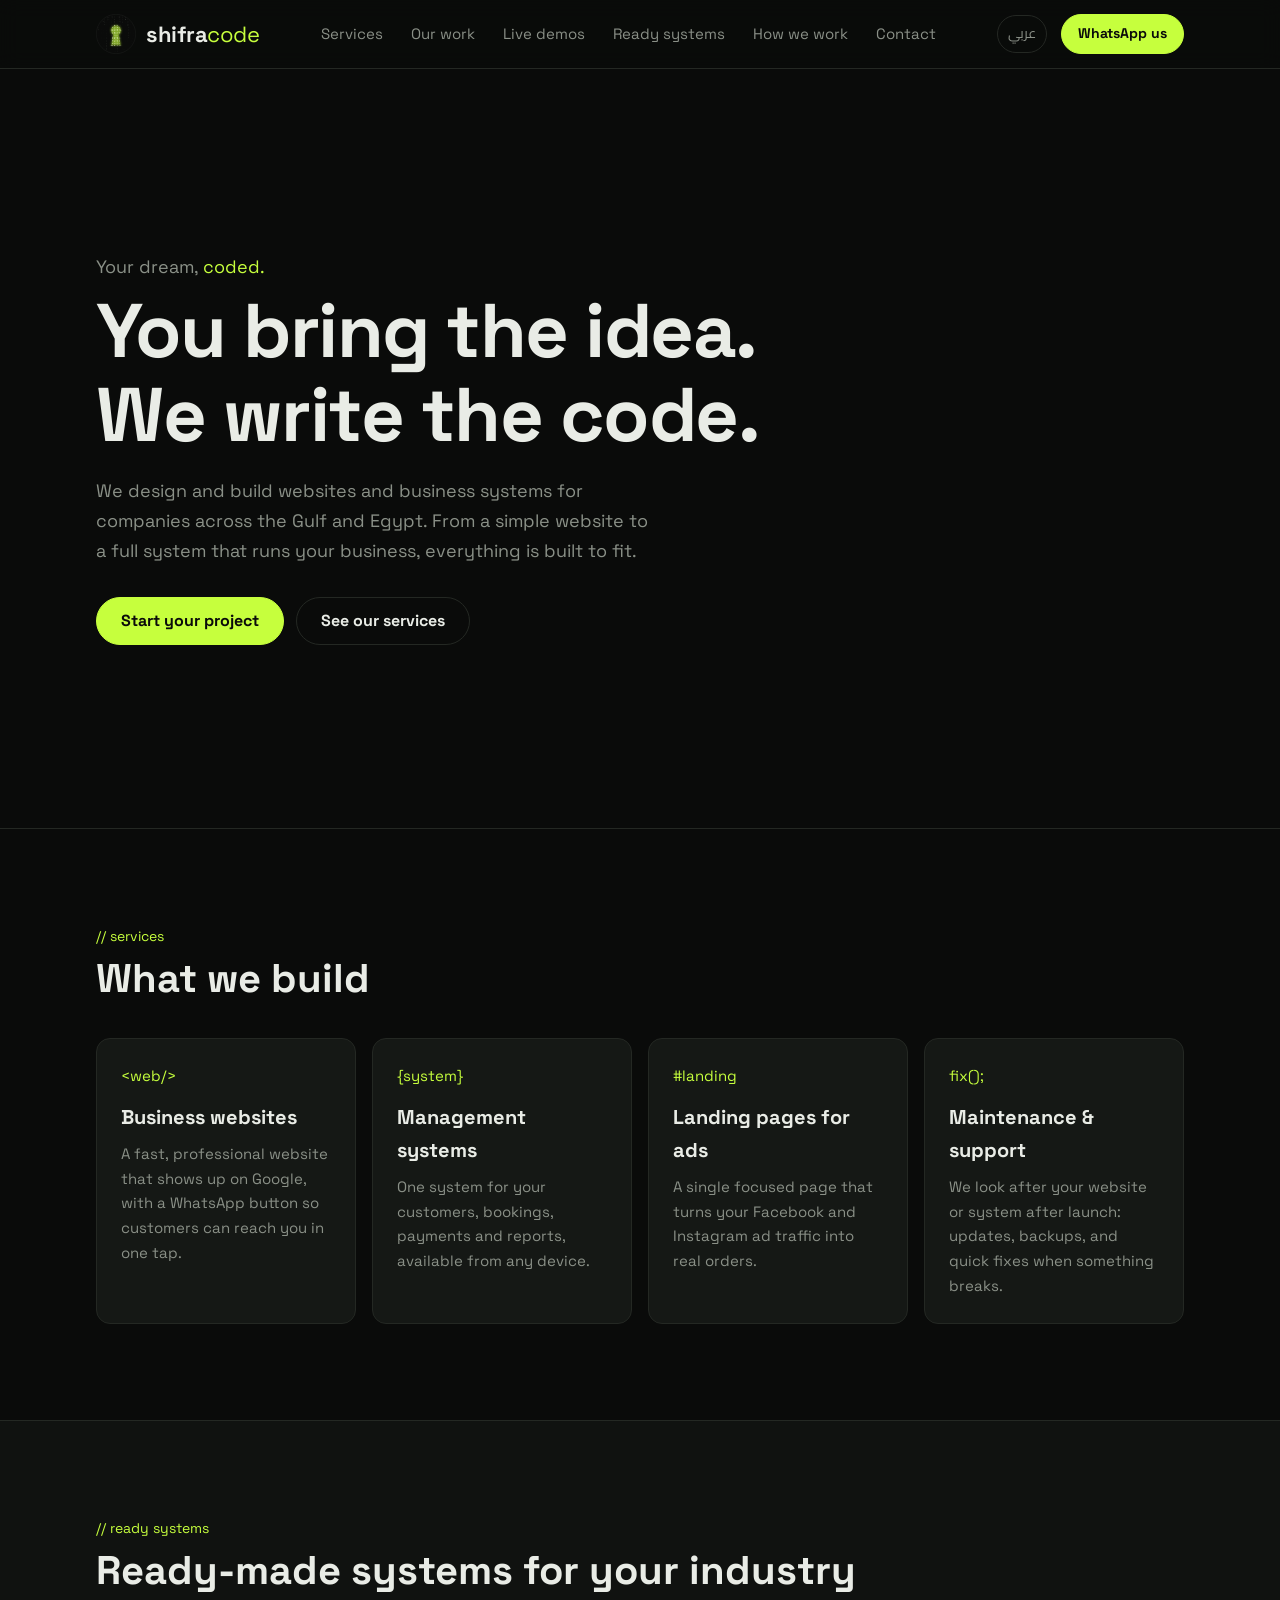
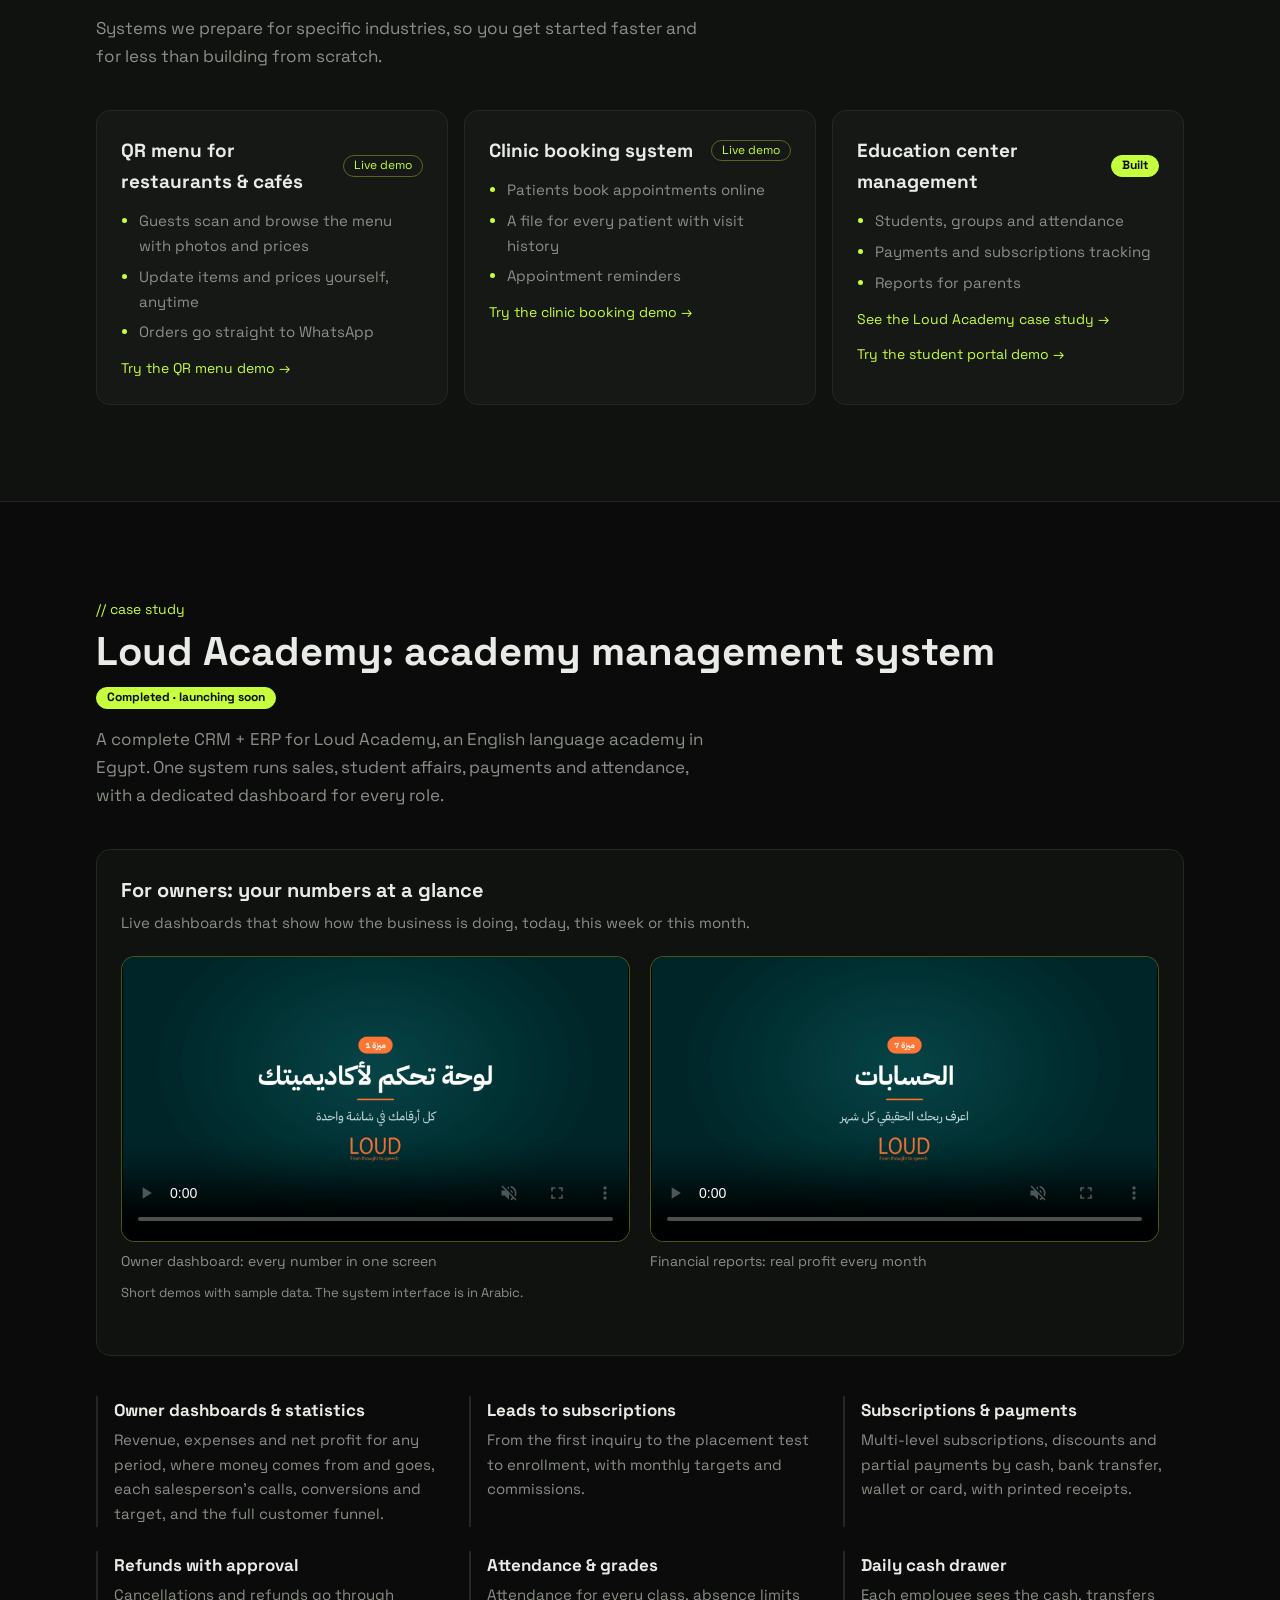
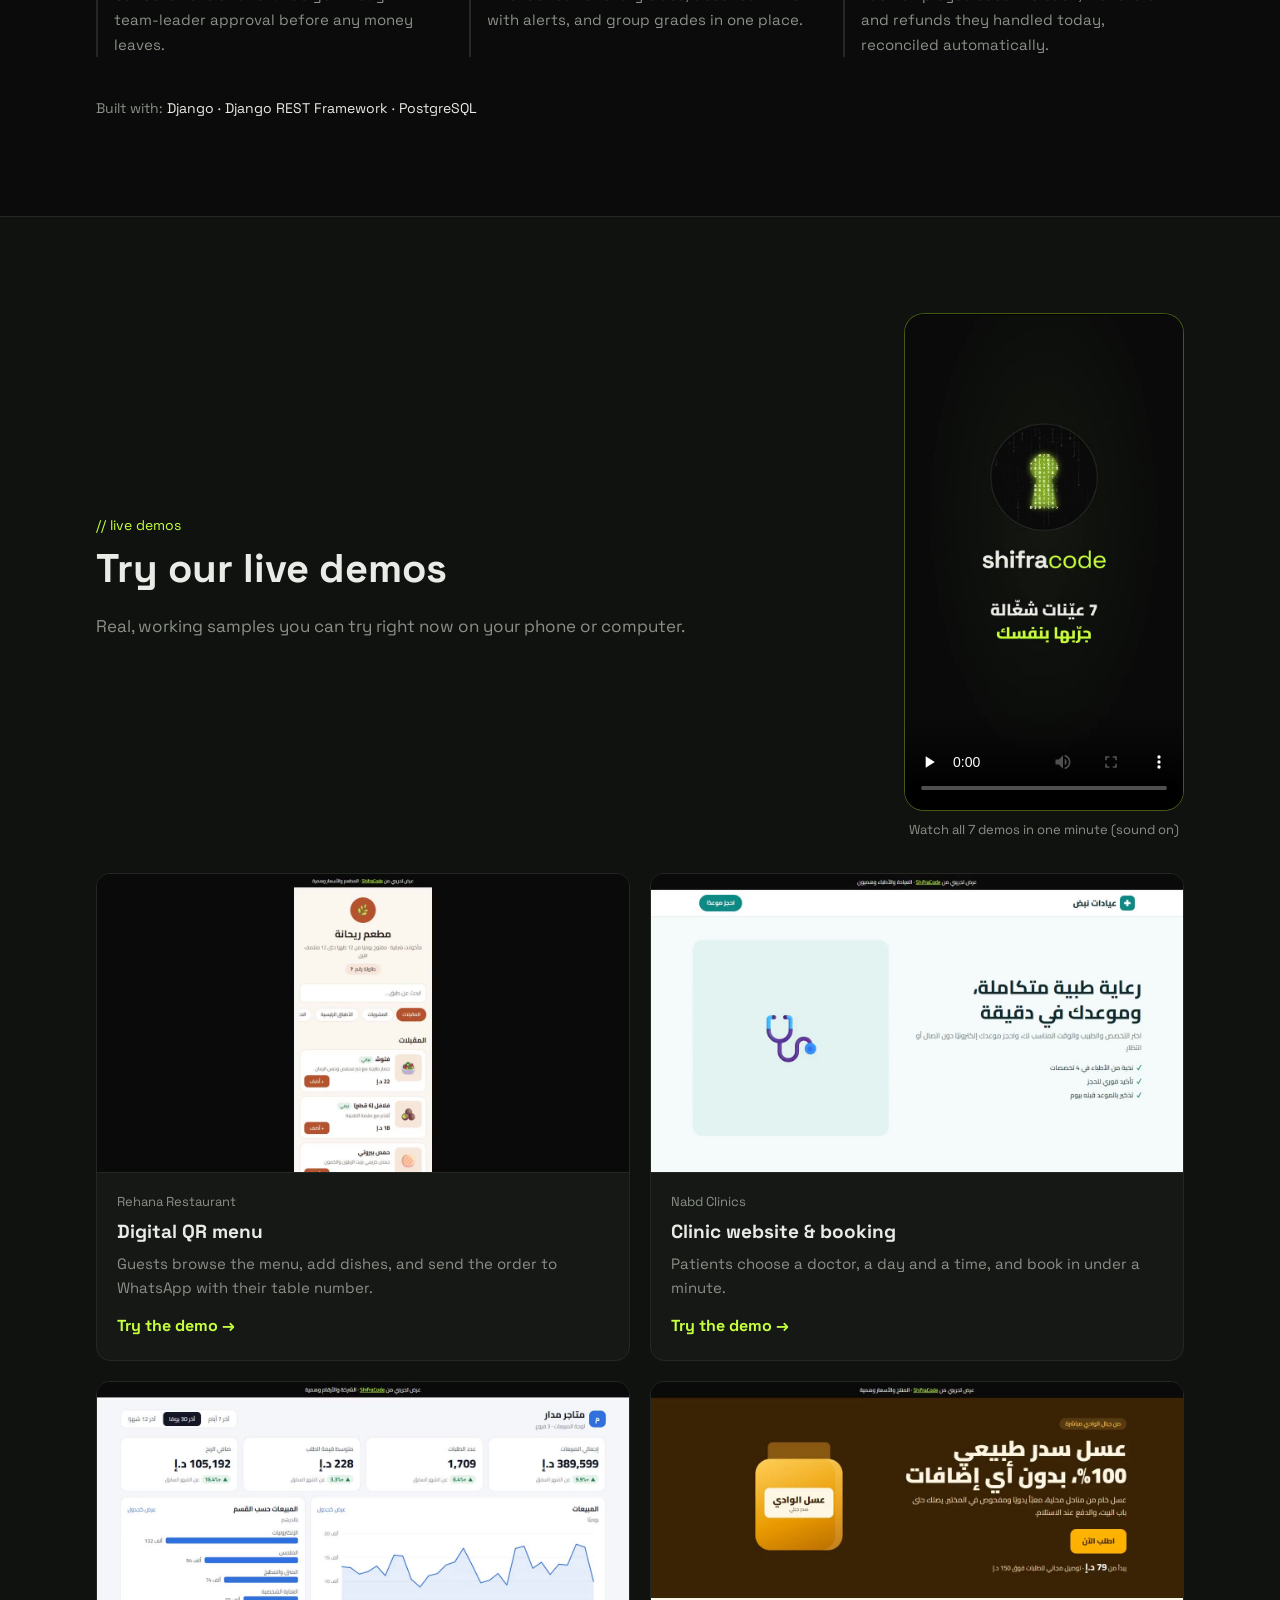
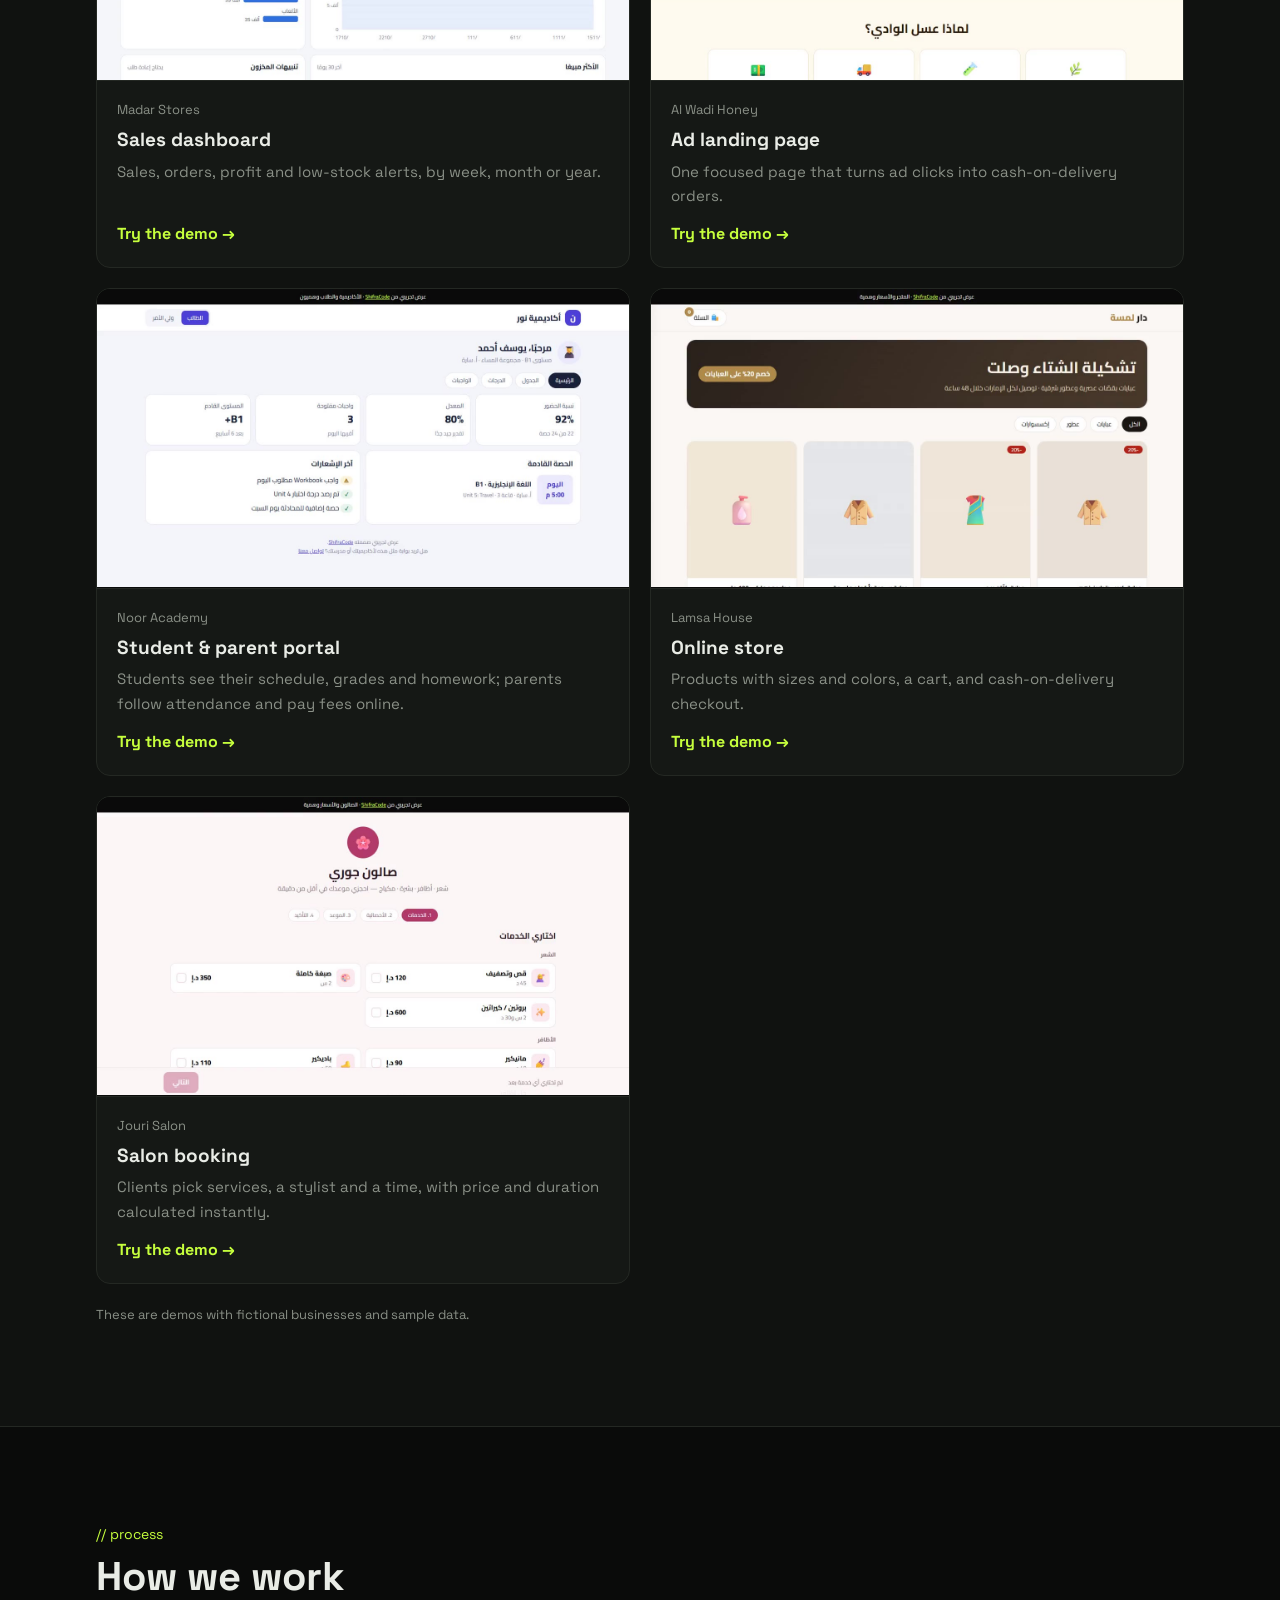
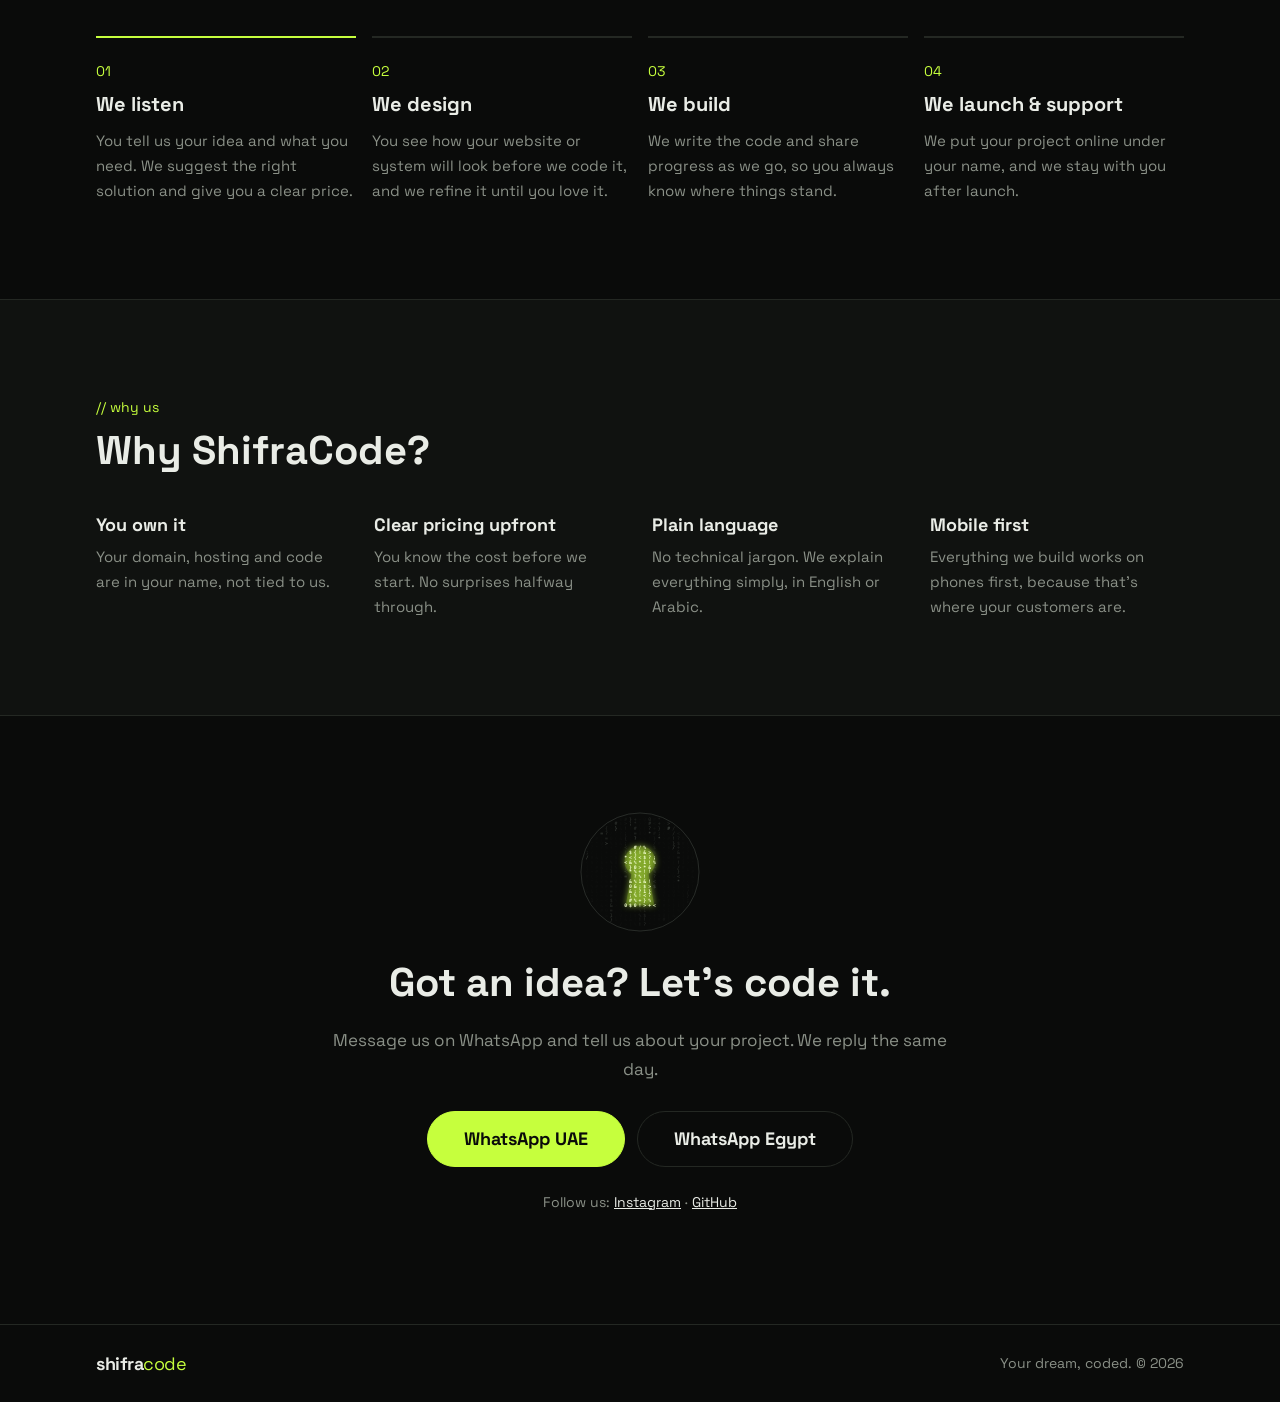
<file: index.html>
<!doctype html>
<html lang="en" dir="ltr">
<head>
  <meta charset="utf-8">
  <meta name="viewport" content="width=device-width, initial-scale=1">
  <title>ShifraCode | Websites &amp; business systems</title>
  <meta name="description" content="ShifraCode designs and builds websites and business systems for companies in the Gulf and Egypt. Your dream, coded.">
  <meta name="theme-color" content="#0A0B0A">

  <!-- How the link looks when shared on WhatsApp or Facebook -->
  <meta property="og:title" content="ShifraCode">
  <meta property="og:description" content="Websites and business systems. Your dream, coded.">
  <meta property="og:image" content="https://shifracode.github.io/assets/share.png">
  <meta property="og:url" content="https://shifracode.github.io/">
  <meta property="og:type" content="website">
  <meta property="og:locale" content="en_US">
  <link rel="alternate" hreflang="en" href="https://shifracode.github.io/">
  <link rel="alternate" hreflang="ar" href="https://shifracode.github.io/ar/">

  <link rel="icon" href="assets/logo.svg" type="image/svg+xml">
  <link rel="preconnect" href="https://fonts.googleapis.com">
  <link rel="preconnect" href="https://fonts.gstatic.com" crossorigin>
  <link href="https://fonts.googleapis.com/css2?family=Cairo:wght@400;600;700;800&family=Space+Grotesk:wght@400;500;700&display=swap" rel="stylesheet">
  <link rel="stylesheet" href="style.css?v=10">
</head>
<body>

  <!-- ===== Header ===== -->
  <header class="header">
    <div class="container header__inner">
      <a href="./" class="brand" aria-label="ShifraCode home">
        <img src="assets/logo.svg" alt="" width="40" height="40">
        <span class="brand__name"><b>shifra</b><i>code</i></span>
      </a>
      <nav class="nav" aria-label="Main">
        <a href="#services">Services</a>
        <a href="#work">Our work</a>
        <a href="#demos">Live demos</a>
        <a href="#products">Ready systems</a>
        <a href="#process">How we work</a>
        <a href="#contact">Contact</a>
      </nav>
      <div class="header__actions">
        <a class="lang" href="ar/" hreflang="ar" lang="ar">عربي</a>
        <a class="btn btn--small js-whatsapp" href="#contact">WhatsApp us</a>
      </div>
    </div>
  </header>

  <main id="top">

    <!-- ===== Hero ===== -->
    <section class="hero">
      <canvas class="hero__rain" aria-hidden="true"></canvas>
      <div class="container hero__inner">
        <p class="hero__tag">Your dream, <span>coded.</span></p>
        <h1 class="hero__title">You bring the idea.<br>We write the code.</h1>
        <p class="hero__text">
          We design and build websites and business systems for companies across the Gulf and Egypt.
          From a simple website to a full system that runs your business, everything is built to fit.
        </p>
        <div class="hero__actions">
          <a class="btn js-whatsapp" href="#contact">Start your project</a>
          <a class="btn btn--ghost" href="#services">See our services</a>
        </div>
      </div>
    </section>

    <!-- ===== Services ===== -->
    <section class="section" id="services">
      <div class="container">
        <p class="eyebrow">// services</p>
        <h2 class="section__title">What we build</h2>
        <div class="cards">
          <article class="card">
            <span class="card__code">&lt;web/&gt;</span>
            <h3>Business websites</h3>
            <p>A fast, professional website that shows up on Google, with a WhatsApp button so customers can reach you in one tap.</p>
          </article>
          <article class="card">
            <span class="card__code">{system}</span>
            <h3>Management systems</h3>
            <p>One system for your customers, bookings, payments and reports, available from any device.</p>
          </article>
          <article class="card">
            <span class="card__code">#landing</span>
            <h3>Landing pages for ads</h3>
            <p>A single focused page that turns your Facebook and Instagram ad traffic into real orders.</p>
          </article>
          <article class="card">
            <span class="card__code">fix();</span>
            <h3>Maintenance &amp; support</h3>
            <p>We look after your website or system after launch: updates, backups, and quick fixes when something breaks.</p>
          </article>
        </div>
      </div>
    </section>

    <!-- ===== Ready systems ===== -->
    <section class="section section--alt" id="products">
      <div class="container">
        <p class="eyebrow">// ready systems</p>
        <h2 class="section__title">Ready-made systems for your industry</h2>
        <p class="section__lead">Systems we prepare for specific industries, so you get started faster and for less than building from scratch.</p>
        <div class="products">
          <article class="product">
            <div class="product__head">
              <h3>QR menu for restaurants &amp; cafés</h3>
              <span class="badge">Live demo</span>
            </div>
            <ul>
              <li>Guests scan and browse the menu with photos and prices</li>
              <li>Update items and prices yourself, anytime</li>
              <li>Orders go straight to WhatsApp</li>
            </ul>
            <a class="product__link" href="demos/qr-menu/" target="_blank" rel="noopener">Try the QR menu demo &rarr;</a>
          </article>
          <article class="product">
            <div class="product__head">
              <h3>Clinic booking system</h3>
              <span class="badge">Live demo</span>
            </div>
            <ul>
              <li>Patients book appointments online</li>
              <li>A file for every patient with visit history</li>
              <li>Appointment reminders</li>
            </ul>
            <a class="product__link" href="demos/clinic/" target="_blank" rel="noopener">Try the clinic booking demo &rarr;</a>
          </article>
          <article class="product">
            <div class="product__head">
              <h3>Education center management</h3>
              <span class="badge badge--done">Built</span>
            </div>
            <ul>
              <li>Students, groups and attendance</li>
              <li>Payments and subscriptions tracking</li>
              <li>Reports for parents</li>
            </ul>
            <a class="product__link" href="#work">See the Loud Academy case study &rarr;</a>
            <a class="product__link" href="demos/student-portal/" target="_blank" rel="noopener">Try the student portal demo &rarr;</a>
          </article>
        </div>
      </div>
    </section>

    <!-- ===== Case study: Loud Academy ===== -->
    <section class="section" id="work">
      <div class="container">
        <p class="eyebrow">// case study</p>
        <div class="work__head">
          <h2 class="section__title">Loud Academy: academy management system</h2>
          <span class="badge badge--done">Completed · launching soon</span>
        </div>
        <p class="section__lead">A complete CRM + ERP for Loud Academy, an English language academy in Egypt. One system runs sales, student affairs, payments and attendance, with a dedicated dashboard for every role.</p>
        <div class="work__featured">
          <h3 class="work__featured-title">For owners: your numbers at a glance</h3>
          <p class="work__featured-sub">Live dashboards that show how the business is doing, today, this week or this month.</p>
          <div class="demos">
            <figure class="demo">
              <video class="demo__video" src="assets/work/loud-dashboard.mp4" poster="assets/work/loud-dashboard-poster.png" autoplay muted loop playsinline controls preload="metadata" width="1920" height="1080" aria-label="Loud Academy dashboard demo video"></video>
              <figcaption>Owner dashboard: every number in one screen</figcaption>
            </figure>
            <figure class="demo">
              <video class="demo__video" src="assets/work/loud-finance.mp4" poster="assets/work/loud-finance-poster.png" autoplay muted loop playsinline controls preload="metadata" width="1920" height="1080" aria-label="Loud Academy financial reports demo video"></video>
              <figcaption>Financial reports: real profit every month</figcaption>
            </figure>
          </div>
          <p class="demos__note">Short demos with sample data. The system interface is in Arabic.</p>
        </div>
        <ul class="work__feats"><li class="work__feat"><h3>Owner dashboards &amp; statistics</h3><p>Revenue, expenses and net profit for any period, where money comes from and goes, each salesperson&#39;s calls, conversions and target, and the full customer funnel.</p></li><li class="work__feat"><h3>Leads to subscriptions</h3><p>From the first inquiry to the placement test to enrollment, with monthly targets and commissions.</p></li><li class="work__feat"><h3>Subscriptions &amp; payments</h3><p>Multi-level subscriptions, discounts and partial payments by cash, bank transfer, wallet or card, with printed receipts.</p></li><li class="work__feat"><h3>Refunds with approval</h3><p>Cancellations and refunds go through team-leader approval before any money leaves.</p></li><li class="work__feat"><h3>Attendance &amp; grades</h3><p>Attendance for every class, absence limits with alerts, and group grades in one place.</p></li><li class="work__feat"><h3>Daily cash drawer</h3><p>Each employee sees the cash, transfers and refunds they handled today, reconciled automatically.</p></li></ul>
        <p class="work__stack"><span>Built with:</span> <span lang="en" dir="ltr">Django · Django REST Framework · PostgreSQL</span></p>
      </div>
    </section>

    <!-- ===== Live demos ===== -->
    <section class="section section--alt" id="demos">
      <div class="container">
        <div class="demos-intro">
          <div class="demos-intro__text">
          <p class="eyebrow">// live demos</p>
          <h2 class="section__title">Try our live demos</h2>
        <p class="section__lead">Real, working samples you can try right now on your phone or computer.</p>
          </div>
          <figure class="reel"><video src="assets/demos/video/reel7.mp4" poster="assets/demos/video/reel7.jpg" controls playsinline preload="none" width="720" height="1280" aria-label="ShifraCode live demos video"></video><figcaption>Watch all 7 demos in one minute (sound on)</figcaption></figure>
        </div>
        <div class="demo-cards"><article class="demo-card"><a class="demo-card__shot" href="demos/qr-menu/" target="_blank" rel="noopener" tabindex="-1" aria-hidden="true"><video src="assets/demos/video/qr-menu.mp4" poster="assets/demos/video/qr-menu.jpg" autoplay muted loop playsinline preload="metadata" width="1280" height="720"></video></a><div class="demo-card__body"><span class="demo-card__client">Rehana Restaurant</span><h3>Digital QR menu</h3><p>Guests browse the menu, add dishes, and send the order to WhatsApp with their table number.</p><a class="demo-card__link" href="demos/qr-menu/" target="_blank" rel="noopener">Try the demo &rarr;</a></div></article><article class="demo-card"><a class="demo-card__shot" href="demos/clinic/" target="_blank" rel="noopener" tabindex="-1" aria-hidden="true"><video src="assets/demos/video/clinic.mp4" poster="assets/demos/video/clinic.jpg" autoplay muted loop playsinline preload="metadata" width="1280" height="720"></video></a><div class="demo-card__body"><span class="demo-card__client">Nabd Clinics</span><h3>Clinic website &amp; booking</h3><p>Patients choose a doctor, a day and a time, and book in under a minute.</p><a class="demo-card__link" href="demos/clinic/" target="_blank" rel="noopener">Try the demo &rarr;</a></div></article><article class="demo-card"><a class="demo-card__shot" href="demos/dashboard/" target="_blank" rel="noopener" tabindex="-1" aria-hidden="true"><video src="assets/demos/video/dashboard.mp4" poster="assets/demos/video/dashboard.jpg" autoplay muted loop playsinline preload="metadata" width="1280" height="720"></video></a><div class="demo-card__body"><span class="demo-card__client">Madar Stores</span><h3>Sales dashboard</h3><p>Sales, orders, profit and low-stock alerts, by week, month or year.</p><a class="demo-card__link" href="demos/dashboard/" target="_blank" rel="noopener">Try the demo &rarr;</a></div></article><article class="demo-card"><a class="demo-card__shot" href="demos/landing/" target="_blank" rel="noopener" tabindex="-1" aria-hidden="true"><video src="assets/demos/video/landing.mp4" poster="assets/demos/video/landing.jpg" autoplay muted loop playsinline preload="metadata" width="1280" height="720"></video></a><div class="demo-card__body"><span class="demo-card__client">Al Wadi Honey</span><h3>Ad landing page</h3><p>One focused page that turns ad clicks into cash-on-delivery orders.</p><a class="demo-card__link" href="demos/landing/" target="_blank" rel="noopener">Try the demo &rarr;</a></div></article><article class="demo-card"><a class="demo-card__shot" href="demos/student-portal/" target="_blank" rel="noopener" tabindex="-1" aria-hidden="true"><video src="assets/demos/video/student-portal.mp4" poster="assets/demos/video/student-portal.jpg" autoplay muted loop playsinline preload="metadata" width="1280" height="720"></video></a><div class="demo-card__body"><span class="demo-card__client">Noor Academy</span><h3>Student &amp; parent portal</h3><p>Students see their schedule, grades and homework; parents follow attendance and pay fees online.</p><a class="demo-card__link" href="demos/student-portal/" target="_blank" rel="noopener">Try the demo &rarr;</a></div></article><article class="demo-card"><a class="demo-card__shot" href="demos/store/" target="_blank" rel="noopener" tabindex="-1" aria-hidden="true"><video src="assets/demos/video/store.mp4" poster="assets/demos/video/store.jpg" autoplay muted loop playsinline preload="metadata" width="1280" height="720"></video></a><div class="demo-card__body"><span class="demo-card__client">Lamsa House</span><h3>Online store</h3><p>Products with sizes and colors, a cart, and cash-on-delivery checkout.</p><a class="demo-card__link" href="demos/store/" target="_blank" rel="noopener">Try the demo &rarr;</a></div></article><article class="demo-card"><a class="demo-card__shot" href="demos/salon/" target="_blank" rel="noopener" tabindex="-1" aria-hidden="true"><video src="assets/demos/video/salon.mp4" poster="assets/demos/video/salon.jpg" autoplay muted loop playsinline preload="metadata" width="1280" height="720"></video></a><div class="demo-card__body"><span class="demo-card__client">Jouri Salon</span><h3>Salon booking</h3><p>Clients pick services, a stylist and a time, with price and duration calculated instantly.</p><a class="demo-card__link" href="demos/salon/" target="_blank" rel="noopener">Try the demo &rarr;</a></div></article></div>
        <p class="work__note">These are demos with fictional businesses and sample data.</p>
      </div>
    </section>

    <!-- ===== Process ===== -->
    <section class="section" id="process">
      <div class="container">
        <p class="eyebrow">// process</p>
        <h2 class="section__title">How we work</h2>
        <ol class="steps">
          <li class="step">
            <span class="step__num">01</span>
            <h3>We listen</h3>
            <p>You tell us your idea and what you need. We suggest the right solution and give you a clear price.</p>
          </li>
          <li class="step">
            <span class="step__num">02</span>
            <h3>We design</h3>
            <p>You see how your website or system will look before we code it, and we refine it until you love it.</p>
          </li>
          <li class="step">
            <span class="step__num">03</span>
            <h3>We build</h3>
            <p>We write the code and share progress as we go, so you always know where things stand.</p>
          </li>
          <li class="step">
            <span class="step__num">04</span>
            <h3>We launch &amp; support</h3>
            <p>We put your project online under your name, and we stay with you after launch.</p>
          </li>
        </ol>
      </div>
    </section>

    <!-- ===== Why us ===== -->
    <section class="section section--alt">
      <div class="container">
        <p class="eyebrow">// why us</p>
        <h2 class="section__title">Why ShifraCode?</h2>
        <div class="why">
          <div class="why__item">
            <h3>You own it</h3>
            <p>Your domain, hosting and code are in your name, not tied to us.</p>
          </div>
          <div class="why__item">
            <h3>Clear pricing upfront</h3>
            <p>You know the cost before we start. No surprises halfway through.</p>
          </div>
          <div class="why__item">
            <h3>Plain language</h3>
            <p>No technical jargon. We explain everything simply, in English or Arabic.</p>
          </div>
          <div class="why__item">
            <h3>Mobile first</h3>
            <p>Everything we build works on phones first, because that's where your customers are.</p>
          </div>
        </div>
      </div>
    </section>

    <!-- ===== Contact ===== -->
    <section class="section contact" id="contact">
      <div class="container contact__inner">
        <img class="contact__logo" src="assets/logo.svg" alt="" width="120" height="120">
        <h2 class="section__title">Got an idea? Let's code it.</h2>
        <p class="section__lead">Message us on WhatsApp and tell us about your project. We reply the same day.</p>
        <div class="contact__buttons">
          <a class="btn btn--big js-whatsapp" data-wa="ae" href="#contact">WhatsApp UAE</a>
          <a class="btn btn--big btn--ghost js-whatsapp" data-wa="eg" href="#contact">WhatsApp Egypt</a>
        </div>
        <p class="contact__note">
          Follow us: <a href="https://www.instagram.com/shifracode" target="_blank" rel="noopener">Instagram</a>
          · <a href="https://github.com/shifracode" target="_blank" rel="noopener">GitHub</a>
        </p>
      </div>
    </section>

  </main>

  <footer class="footer">
    <div class="container footer__inner">
      <span class="brand__name brand__name--small"><b>shifra</b><i>code</i></span>
      <span>Your dream, coded. © <span id="year">2026</span></span>
    </div>
  </footer>

  <script src="script.js?v=10"></script>
</body>
</html>
</file>
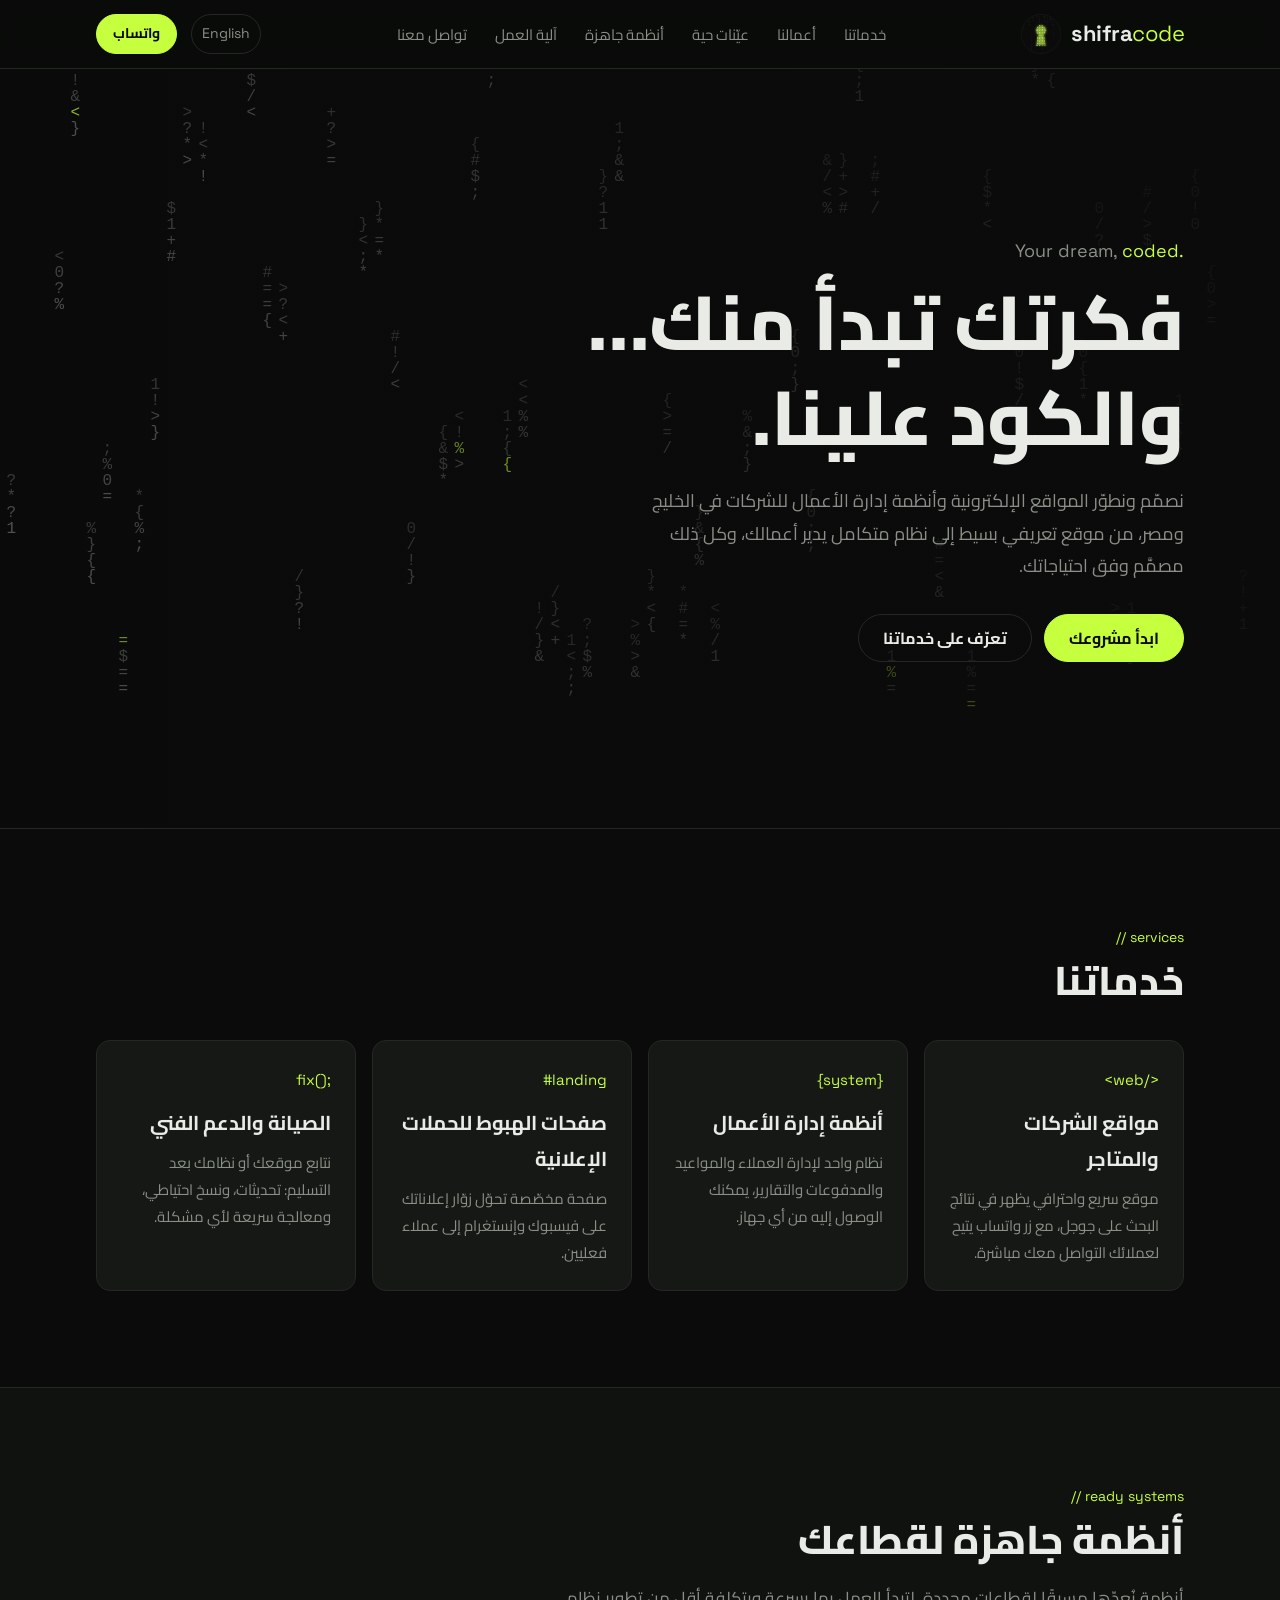
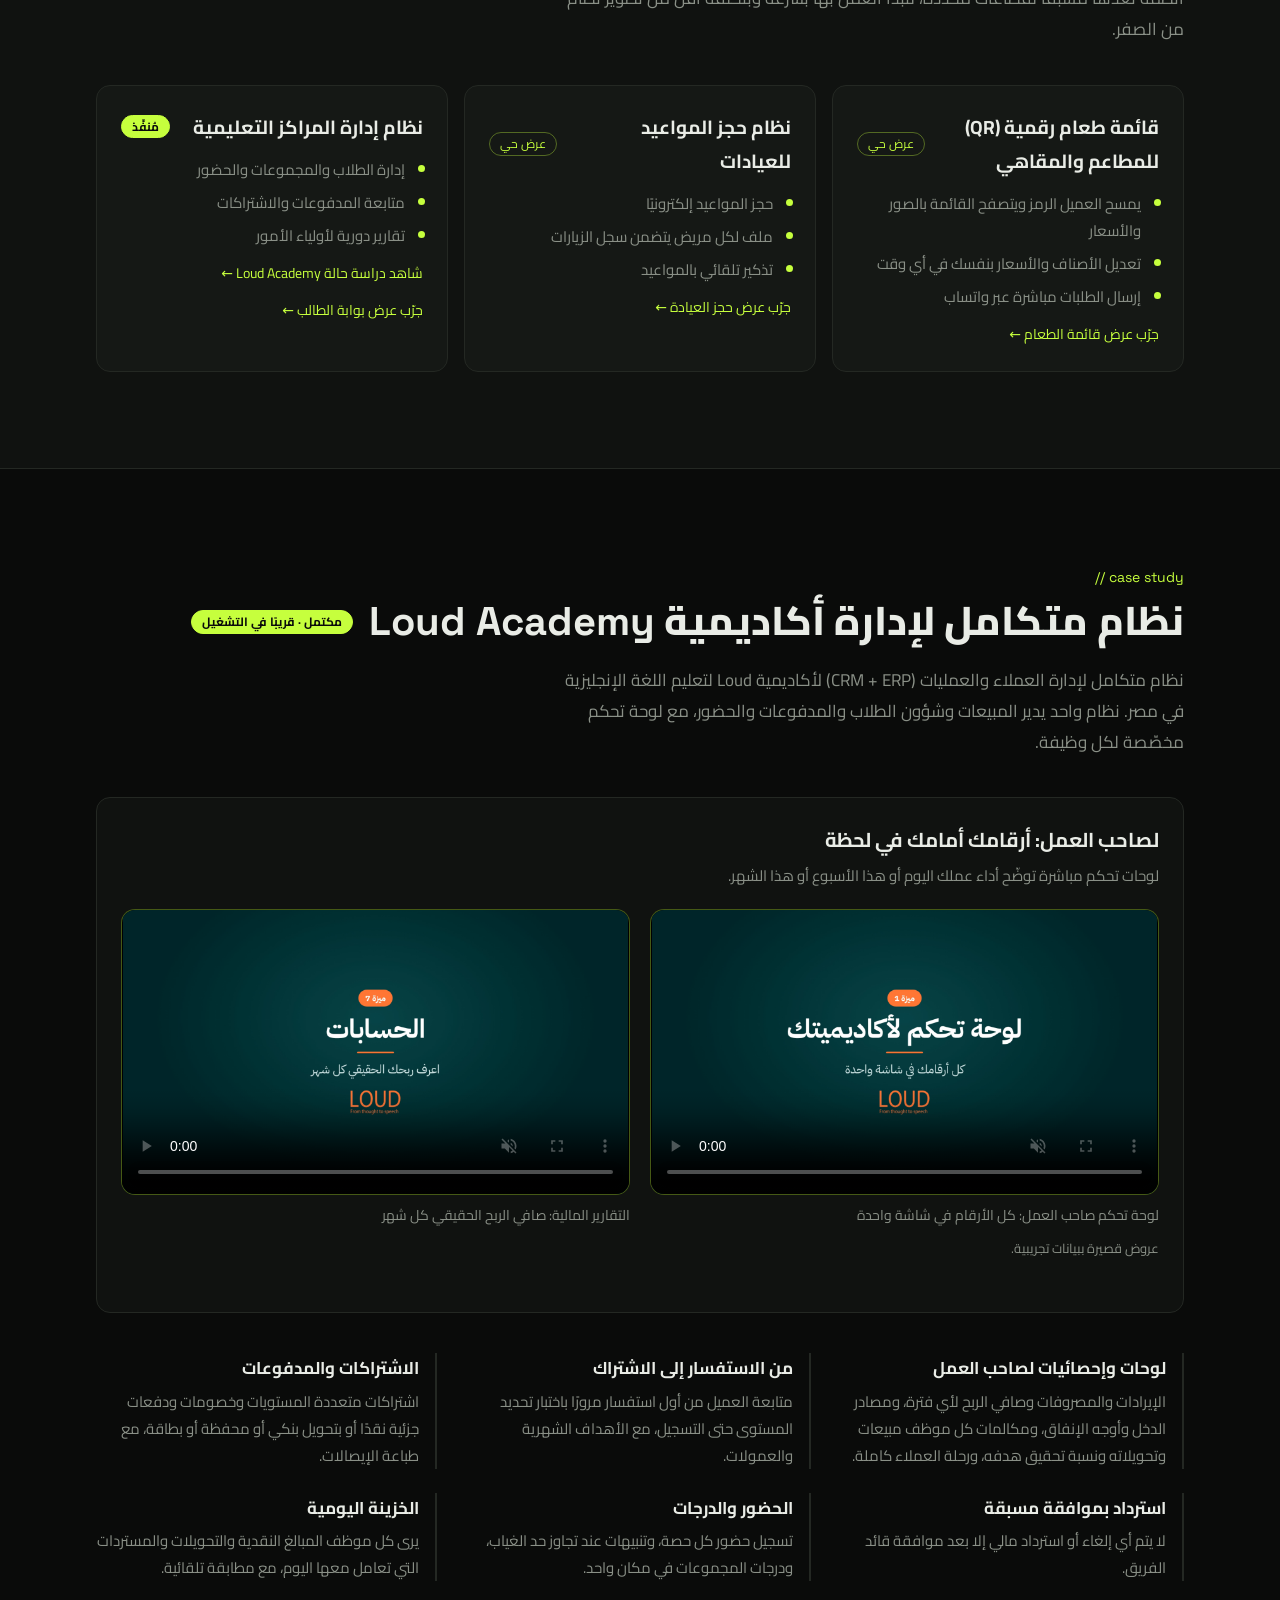
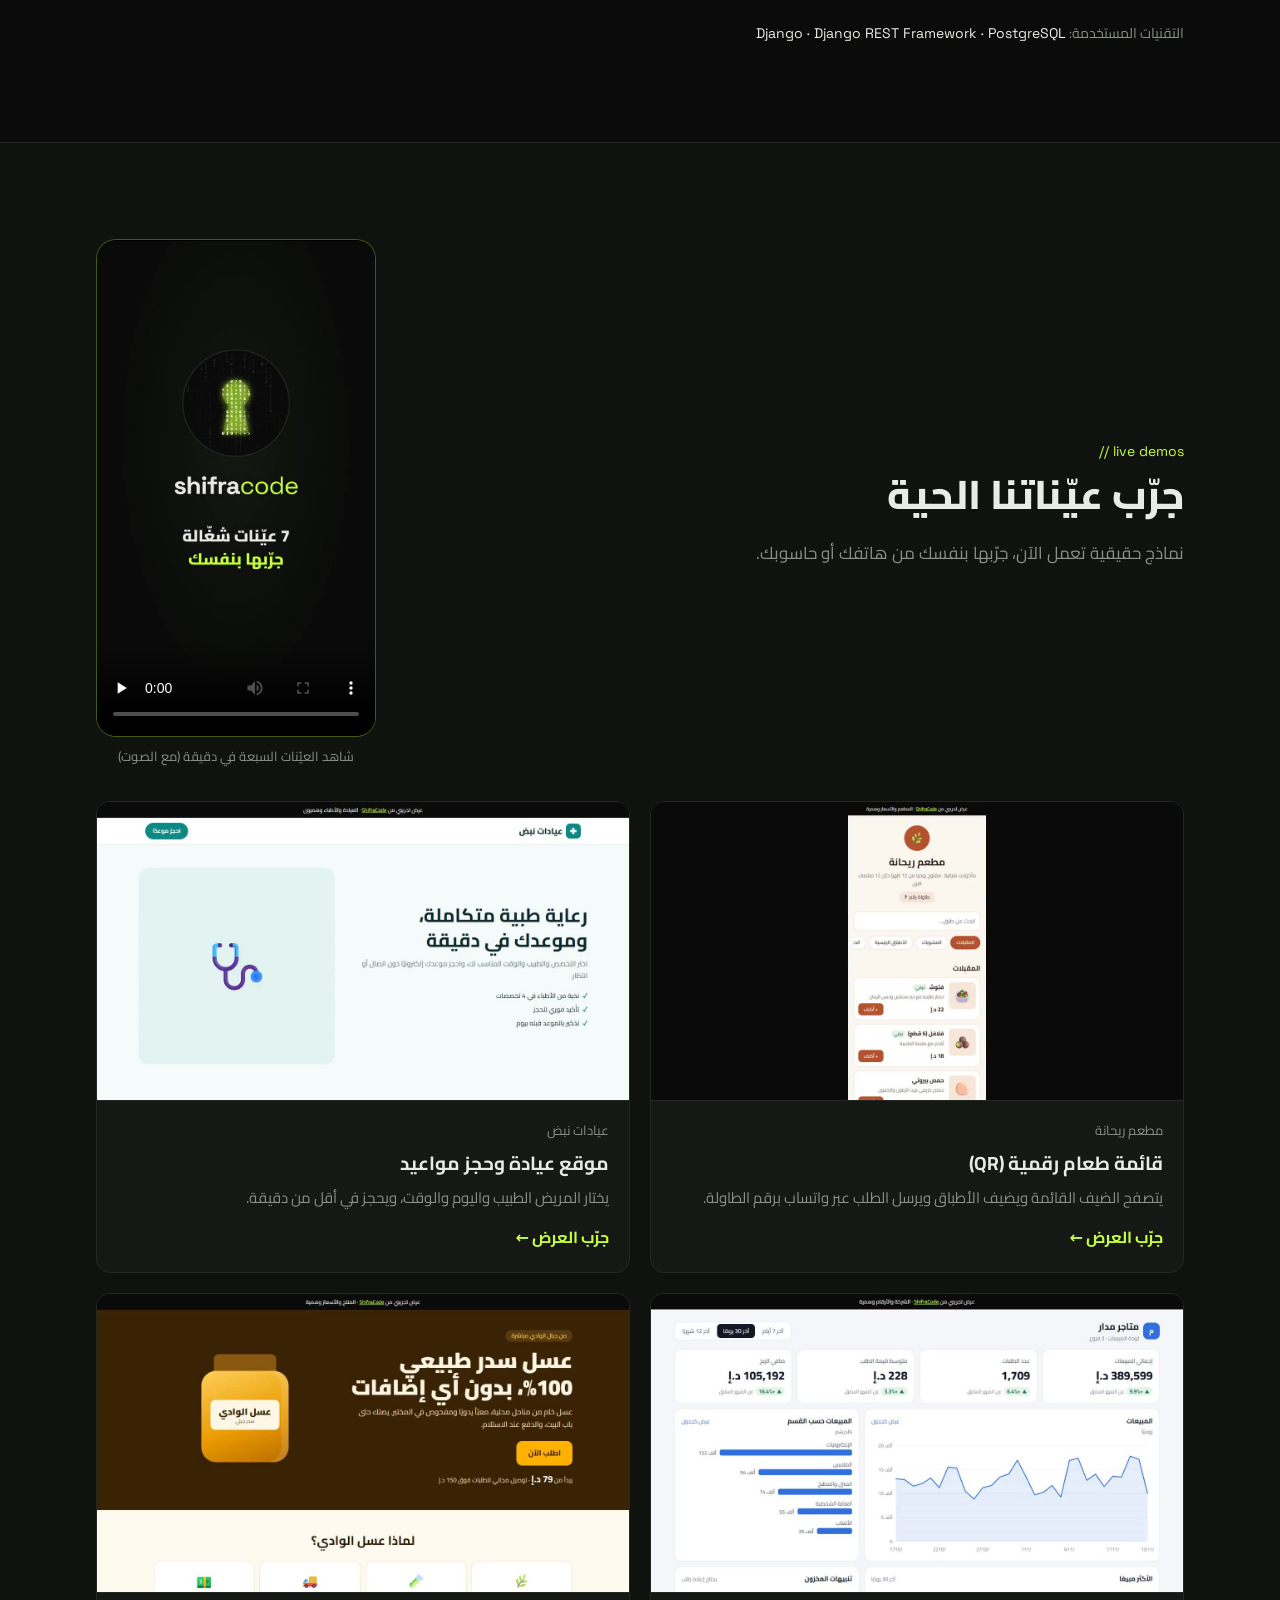
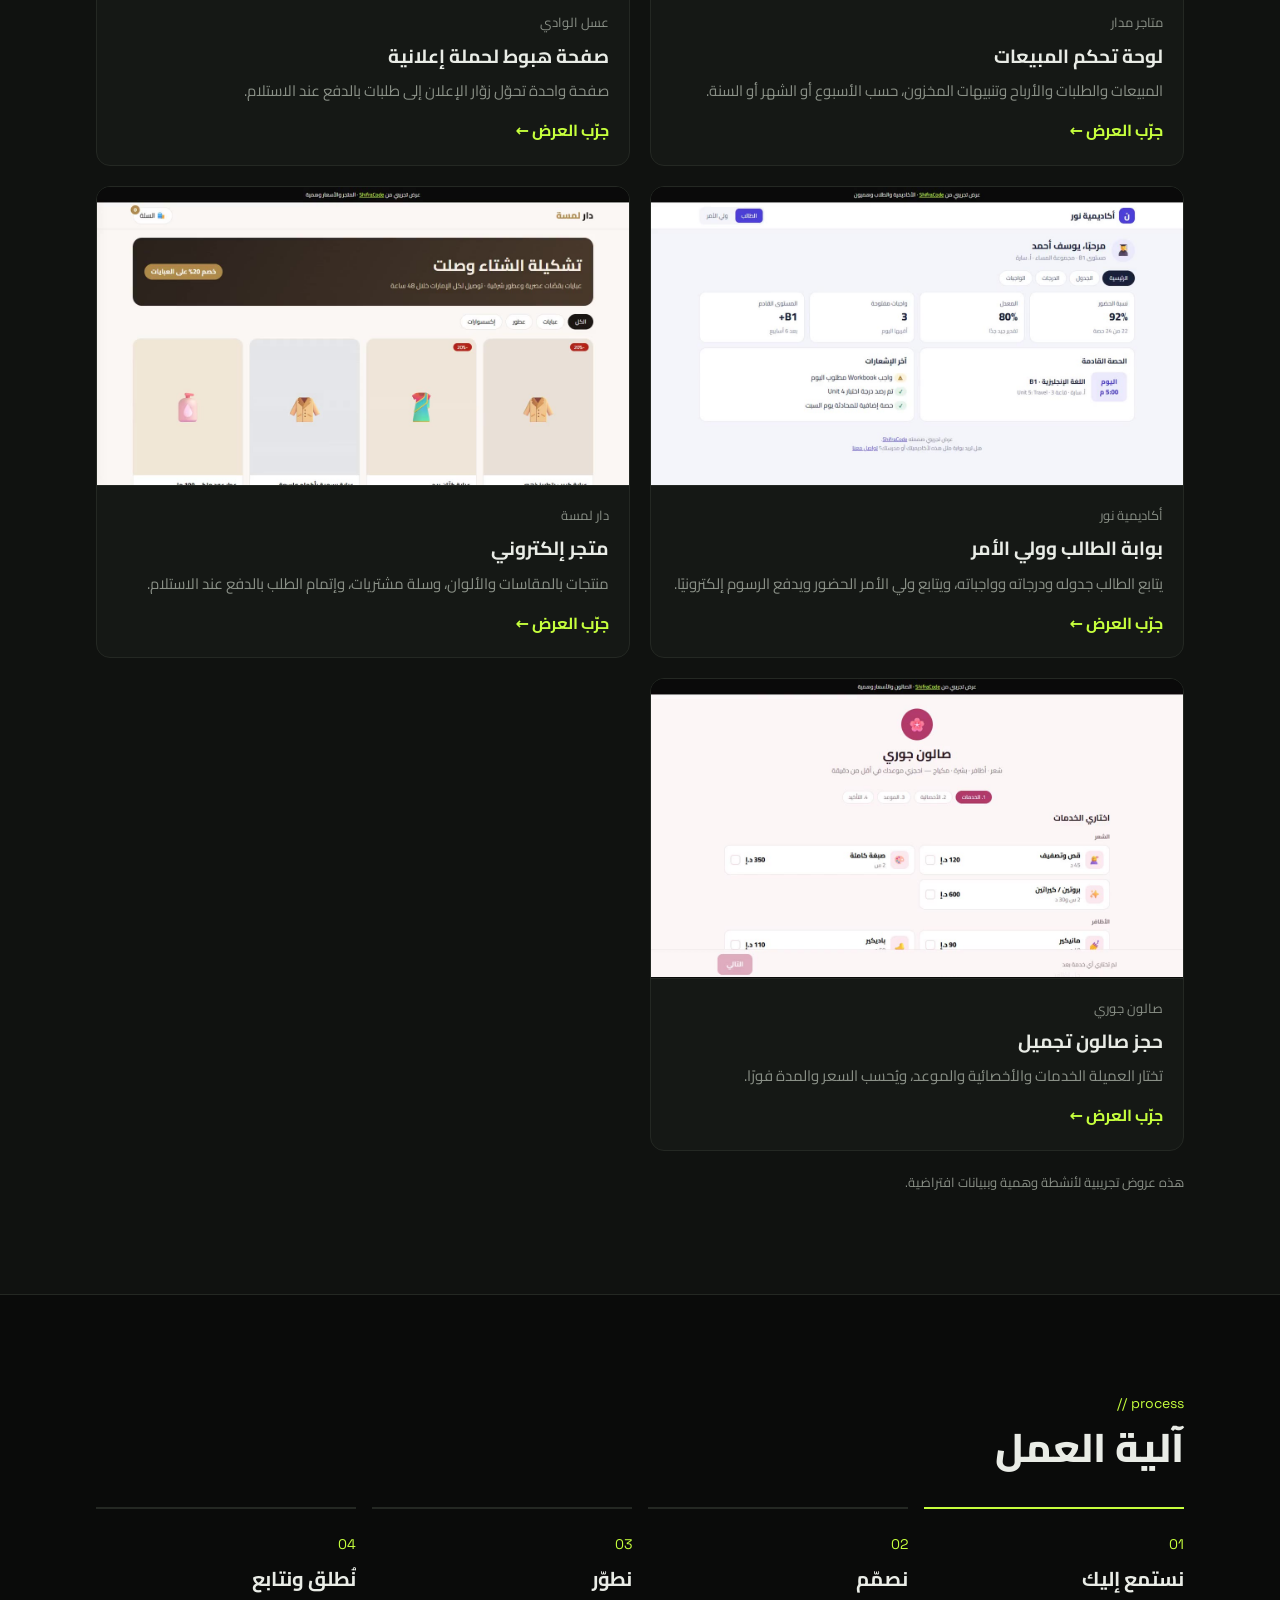
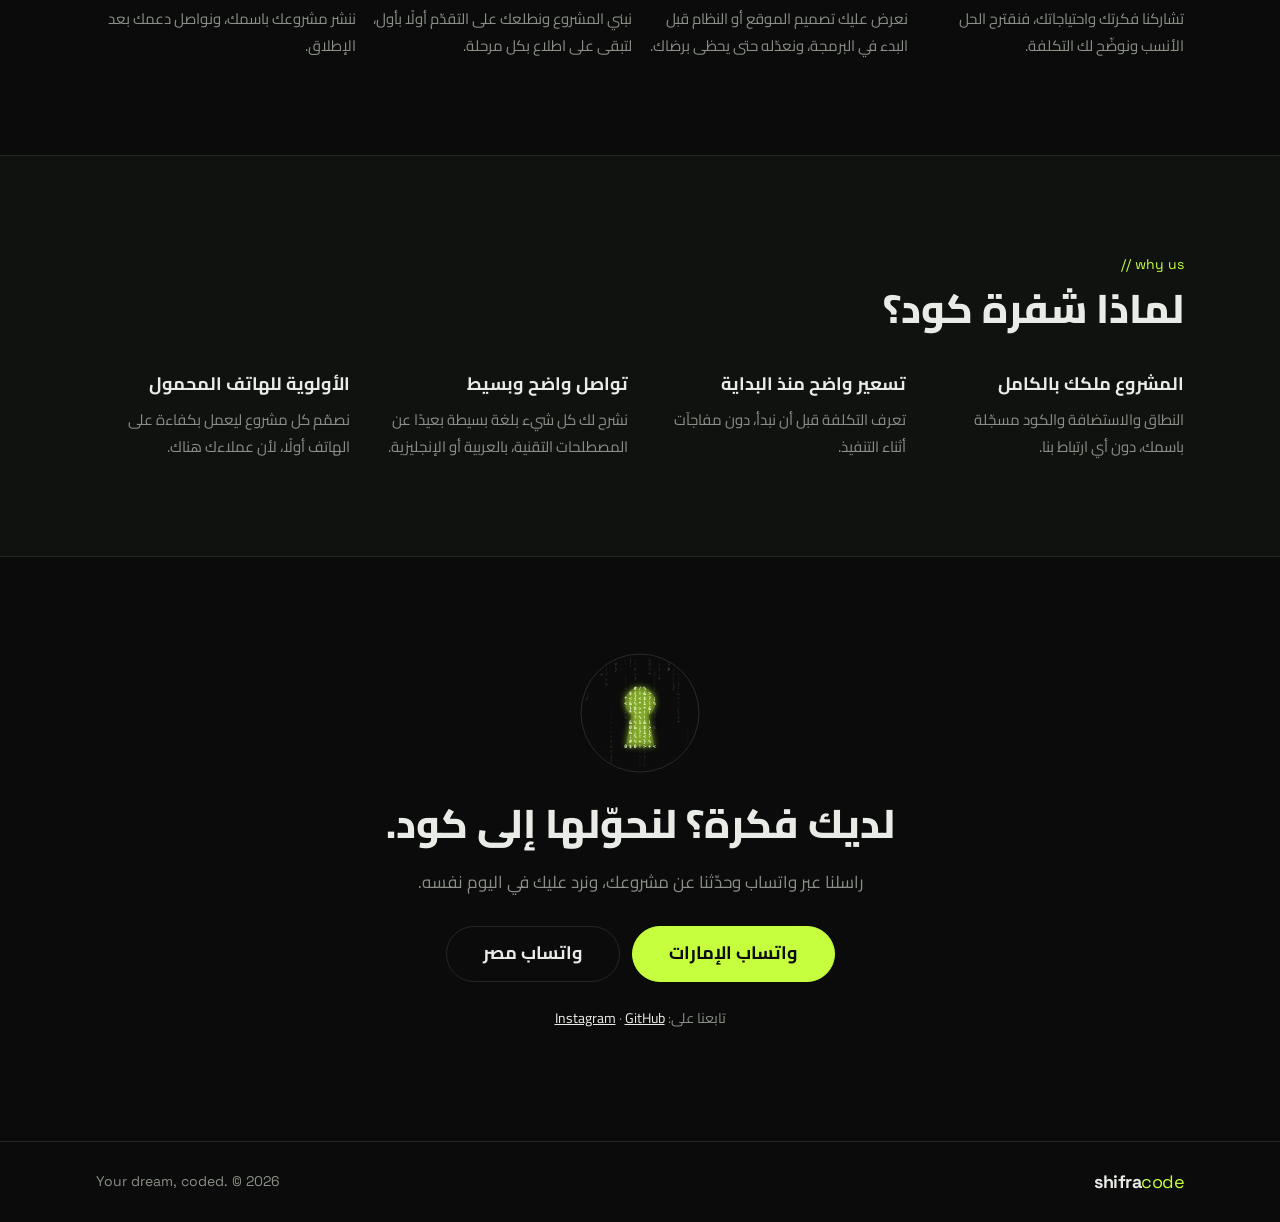
<file: ar/index.html>
<!doctype html>
<html lang="ar" dir="rtl">
<head>
  <meta charset="utf-8">
  <meta name="viewport" content="width=device-width, initial-scale=1">
  <title>ShifraCode | شفرة كود: مواقع وأنظمة لأعمالك</title>
  <meta name="description" content="شفرة كود: نصمّم ونطوّر المواقع الإلكترونية وأنظمة إدارة الأعمال للشركات في الخليج ومصر. Your dream, coded.">
  <meta name="theme-color" content="#0A0B0A">

  <!-- شكل الرابط عند مشاركته على واتساب أو فيسبوك -->
  <meta property="og:title" content="ShifraCode | شفرة كود">
  <meta property="og:description" content="مواقع إلكترونية وأنظمة إدارة لأعمالك. Your dream, coded.">
  <meta property="og:image" content="https://shifracode.github.io/assets/share.png">
  <meta property="og:url" content="https://shifracode.github.io/ar/">
  <meta property="og:type" content="website">
  <meta property="og:locale" content="ar_AR">
  <link rel="alternate" hreflang="en" href="https://shifracode.github.io/">
  <link rel="alternate" hreflang="ar" href="https://shifracode.github.io/ar/">

  <link rel="icon" href="../assets/logo.svg" type="image/svg+xml">
  <link rel="preconnect" href="https://fonts.googleapis.com">
  <link rel="preconnect" href="https://fonts.gstatic.com" crossorigin>
  <link href="https://fonts.googleapis.com/css2?family=Cairo:wght@400;600;700;800&family=Space+Grotesk:wght@400;500;700&display=swap" rel="stylesheet">
  <link rel="stylesheet" href="../style.css?v=10">
</head>
<body>

  <!-- ===== الترويسة ===== -->
  <header class="header">
    <div class="container header__inner">
      <a href="./" class="brand" aria-label="الصفحة الرئيسية لشفرة كود">
        <img src="../assets/logo.svg" alt="" width="40" height="40">
        <span class="brand__name"><b>shifra</b><i>code</i></span>
      </a>
      <nav class="nav" aria-label="القائمة الرئيسية">
        <a href="#services">خدماتنا</a>
        <a href="#work">أعمالنا</a>
        <a href="#demos">عيّنات حية</a>
        <a href="#products">أنظمة جاهزة</a>
        <a href="#process">آلية العمل</a>
        <a href="#contact">تواصل معنا</a>
      </nav>
      <div class="header__actions">
        <a class="lang" href="../" hreflang="en" lang="en">English</a>
        <a class="btn btn--small js-whatsapp" href="#contact">واتساب</a>
      </div>
    </div>
  </header>

  <main id="top">

    <!-- ===== الواجهة ===== -->
    <section class="hero">
      <canvas class="hero__rain" aria-hidden="true"></canvas>
      <div class="container hero__inner">
        <p class="hero__tag" lang="en">Your dream, <span>coded.</span></p>
        <h1 class="hero__title">فكرتك تبدأ منك…<br>والكود علينا.</h1>
        <p class="hero__text">
          نصمّم ونطوّر المواقع الإلكترونية وأنظمة إدارة الأعمال للشركات في الخليج ومصر،
          من موقع تعريفي بسيط إلى نظام متكامل يدير أعمالك، وكل ذلك مصمَّم وفق احتياجاتك.
        </p>
        <div class="hero__actions">
          <a class="btn js-whatsapp" href="#contact">ابدأ مشروعك</a>
          <a class="btn btn--ghost" href="#services">تعرّف على خدماتنا</a>
        </div>
      </div>
    </section>

    <!-- ===== الخدمات ===== -->
    <section class="section" id="services">
      <div class="container">
        <p class="eyebrow" lang="en">// services</p>
        <h2 class="section__title">خدماتنا</h2>
        <div class="cards">
          <article class="card">
            <span class="card__code">&lt;web/&gt;</span>
            <h3>مواقع الشركات والمتاجر</h3>
            <p>موقع سريع واحترافي يظهر في نتائج البحث على جوجل، مع زر واتساب يتيح لعملائك التواصل معك مباشرة.</p>
          </article>
          <article class="card">
            <span class="card__code">{system}</span>
            <h3>أنظمة إدارة الأعمال</h3>
            <p>نظام واحد لإدارة العملاء والمواعيد والمدفوعات والتقارير، يمكنك الوصول إليه من أي جهاز.</p>
          </article>
          <article class="card">
            <span class="card__code">#landing</span>
            <h3>صفحات الهبوط للحملات الإعلانية</h3>
            <p>صفحة مخصّصة تحوّل زوّار إعلاناتك على فيسبوك وإنستغرام إلى عملاء فعليين.</p>
          </article>
          <article class="card">
            <span class="card__code">fix();</span>
            <h3>الصيانة والدعم الفني</h3>
            <p>نتابع موقعك أو نظامك بعد التسليم: تحديثات، ونسخ احتياطي، ومعالجة سريعة لأي مشكلة.</p>
          </article>
        </div>
      </div>
    </section>

    <!-- ===== الأنظمة الجاهزة ===== -->
    <section class="section section--alt" id="products">
      <div class="container">
        <p class="eyebrow" lang="en">// ready systems</p>
        <h2 class="section__title">أنظمة جاهزة لقطاعك</h2>
        <p class="section__lead">أنظمة نُعدّها مسبقًا لقطاعات محددة، لتبدأ العمل بها بسرعة وبتكلفة أقل من تطوير نظام من الصفر.</p>
        <div class="products">
          <article class="product">
            <div class="product__head">
              <h3>قائمة طعام رقمية (QR) للمطاعم والمقاهي</h3>
              <span class="badge">عرض حي</span>
            </div>
            <ul>
              <li>يمسح العميل الرمز ويتصفح القائمة بالصور والأسعار</li>
              <li>تعديل الأصناف والأسعار بنفسك في أي وقت</li>
              <li>إرسال الطلبات مباشرة عبر واتساب</li>
            </ul>
            <a class="product__link" href="../demos/qr-menu/" target="_blank" rel="noopener">جرّب عرض قائمة الطعام &larr;</a>
          </article>
          <article class="product">
            <div class="product__head">
              <h3>نظام حجز المواعيد للعيادات</h3>
              <span class="badge">عرض حي</span>
            </div>
            <ul>
              <li>حجز المواعيد إلكترونيًا</li>
              <li>ملف لكل مريض يتضمن سجل الزيارات</li>
              <li>تذكير تلقائي بالمواعيد</li>
            </ul>
            <a class="product__link" href="../demos/clinic/" target="_blank" rel="noopener">جرّب عرض حجز العيادة &larr;</a>
          </article>
          <article class="product">
            <div class="product__head">
              <h3>نظام إدارة المراكز التعليمية</h3>
              <span class="badge badge--done">مُنفَّذ</span>
            </div>
            <ul>
              <li>إدارة الطلاب والمجموعات والحضور</li>
              <li>متابعة المدفوعات والاشتراكات</li>
              <li>تقارير دورية لأولياء الأمور</li>
            </ul>
            <a class="product__link" href="#work">شاهد دراسة حالة Loud Academy &larr;</a>
            <a class="product__link" href="../demos/student-portal/" target="_blank" rel="noopener">جرّب عرض بوابة الطالب &larr;</a>
          </article>
        </div>
      </div>
    </section>

    <!-- ===== دراسة حالة: Loud Academy ===== -->
    <section class="section" id="work">
      <div class="container">
        <p class="eyebrow" lang="en">// case study</p>
        <div class="work__head">
          <h2 class="section__title">نظام متكامل لإدارة أكاديمية <span lang="en" dir="ltr">Loud Academy</span></h2>
          <span class="badge badge--done">مكتمل · قريبًا في التشغيل</span>
        </div>
        <p class="section__lead">نظام متكامل لإدارة العملاء والعمليات (CRM + ERP) لأكاديمية Loud لتعليم اللغة الإنجليزية في مصر. نظام واحد يدير المبيعات وشؤون الطلاب والمدفوعات والحضور، مع لوحة تحكم مخصّصة لكل وظيفة.</p>
        <div class="work__featured">
          <h3 class="work__featured-title">لصاحب العمل: أرقامك أمامك في لحظة</h3>
          <p class="work__featured-sub">لوحات تحكم مباشرة توضّح أداء عملك اليوم أو هذا الأسبوع أو هذا الشهر.</p>
          <div class="demos">
            <figure class="demo">
              <video class="demo__video" src="../assets/work/loud-dashboard.mp4" poster="../assets/work/loud-dashboard-poster.png" autoplay muted loop playsinline controls preload="metadata" width="1920" height="1080" aria-label="فيديو عرض لوحة تحكم Loud Academy"></video>
              <figcaption>لوحة تحكم صاحب العمل: كل الأرقام في شاشة واحدة</figcaption>
            </figure>
            <figure class="demo">
              <video class="demo__video" src="../assets/work/loud-finance.mp4" poster="../assets/work/loud-finance-poster.png" autoplay muted loop playsinline controls preload="metadata" width="1920" height="1080" aria-label="فيديو عرض التقارير المالية في Loud Academy"></video>
              <figcaption>التقارير المالية: صافي الربح الحقيقي كل شهر</figcaption>
            </figure>
          </div>
          <p class="demos__note">عروض قصيرة ببيانات تجريبية.</p>
        </div>
        <ul class="work__feats"><li class="work__feat"><h3>لوحات وإحصائيات لصاحب العمل</h3><p>الإيرادات والمصروفات وصافي الربح لأي فترة، ومصادر الدخل وأوجه الإنفاق، ومكالمات كل موظف مبيعات وتحويلاته ونسبة تحقيق هدفه، ورحلة العملاء كاملة.</p></li><li class="work__feat"><h3>من الاستفسار إلى الاشتراك</h3><p>متابعة العميل من أول استفسار مرورًا باختبار تحديد المستوى حتى التسجيل، مع الأهداف الشهرية والعمولات.</p></li><li class="work__feat"><h3>الاشتراكات والمدفوعات</h3><p>اشتراكات متعددة المستويات وخصومات ودفعات جزئية نقدًا أو بتحويل بنكي أو محفظة أو بطاقة، مع طباعة الإيصالات.</p></li><li class="work__feat"><h3>استرداد بموافقة مسبقة</h3><p>لا يتم أي إلغاء أو استرداد مالي إلا بعد موافقة قائد الفريق.</p></li><li class="work__feat"><h3>الحضور والدرجات</h3><p>تسجيل حضور كل حصة، وتنبيهات عند تجاوز حد الغياب، ودرجات المجموعات في مكان واحد.</p></li><li class="work__feat"><h3>الخزينة اليومية</h3><p>يرى كل موظف المبالغ النقدية والتحويلات والمستردات التي تعامل معها اليوم، مع مطابقة تلقائية.</p></li></ul>
        <p class="work__stack"><span>التقنيات المستخدمة:</span> <span lang="en" dir="ltr">Django · Django REST Framework · PostgreSQL</span></p>
      </div>
    </section>

    <!-- ===== Live demos ===== -->
    <section class="section section--alt" id="demos">
      <div class="container">
        <div class="demos-intro">
          <div class="demos-intro__text">
          <p class="eyebrow" lang="en">// live demos</p>
          <h2 class="section__title">جرّب عيّناتنا الحية</h2>
        <p class="section__lead">نماذج حقيقية تعمل الآن، جرّبها بنفسك من هاتفك أو حاسوبك.</p>
          </div>
          <figure class="reel"><video src="../assets/demos/video/reel7.mp4" poster="../assets/demos/video/reel7.jpg" controls playsinline preload="none" width="720" height="1280" aria-label="فيديو العيّنات الحية من ShifraCode"></video><figcaption>شاهد العيّنات السبعة في دقيقة (مع الصوت)</figcaption></figure>
        </div>
        <div class="demo-cards"><article class="demo-card"><a class="demo-card__shot" href="../demos/qr-menu/" target="_blank" rel="noopener" tabindex="-1" aria-hidden="true"><video src="../assets/demos/video/qr-menu.mp4" poster="../assets/demos/video/qr-menu.jpg" autoplay muted loop playsinline preload="metadata" width="1280" height="720"></video></a><div class="demo-card__body"><span class="demo-card__client">مطعم ريحانة</span><h3>قائمة طعام رقمية (QR)</h3><p>يتصفح الضيف القائمة ويضيف الأطباق ويرسل الطلب عبر واتساب برقم الطاولة.</p><a class="demo-card__link" href="../demos/qr-menu/" target="_blank" rel="noopener">جرّب العرض &larr;</a></div></article><article class="demo-card"><a class="demo-card__shot" href="../demos/clinic/" target="_blank" rel="noopener" tabindex="-1" aria-hidden="true"><video src="../assets/demos/video/clinic.mp4" poster="../assets/demos/video/clinic.jpg" autoplay muted loop playsinline preload="metadata" width="1280" height="720"></video></a><div class="demo-card__body"><span class="demo-card__client">عيادات نبض</span><h3>موقع عيادة وحجز مواعيد</h3><p>يختار المريض الطبيب واليوم والوقت، ويحجز في أقل من دقيقة.</p><a class="demo-card__link" href="../demos/clinic/" target="_blank" rel="noopener">جرّب العرض &larr;</a></div></article><article class="demo-card"><a class="demo-card__shot" href="../demos/dashboard/" target="_blank" rel="noopener" tabindex="-1" aria-hidden="true"><video src="../assets/demos/video/dashboard.mp4" poster="../assets/demos/video/dashboard.jpg" autoplay muted loop playsinline preload="metadata" width="1280" height="720"></video></a><div class="demo-card__body"><span class="demo-card__client">متاجر مدار</span><h3>لوحة تحكم المبيعات</h3><p>المبيعات والطلبات والأرباح وتنبيهات المخزون، حسب الأسبوع أو الشهر أو السنة.</p><a class="demo-card__link" href="../demos/dashboard/" target="_blank" rel="noopener">جرّب العرض &larr;</a></div></article><article class="demo-card"><a class="demo-card__shot" href="../demos/landing/" target="_blank" rel="noopener" tabindex="-1" aria-hidden="true"><video src="../assets/demos/video/landing.mp4" poster="../assets/demos/video/landing.jpg" autoplay muted loop playsinline preload="metadata" width="1280" height="720"></video></a><div class="demo-card__body"><span class="demo-card__client">عسل الوادي</span><h3>صفحة هبوط لحملة إعلانية</h3><p>صفحة واحدة تحوّل زوّار الإعلان إلى طلبات بالدفع عند الاستلام.</p><a class="demo-card__link" href="../demos/landing/" target="_blank" rel="noopener">جرّب العرض &larr;</a></div></article><article class="demo-card"><a class="demo-card__shot" href="../demos/student-portal/" target="_blank" rel="noopener" tabindex="-1" aria-hidden="true"><video src="../assets/demos/video/student-portal.mp4" poster="../assets/demos/video/student-portal.jpg" autoplay muted loop playsinline preload="metadata" width="1280" height="720"></video></a><div class="demo-card__body"><span class="demo-card__client">أكاديمية نور</span><h3>بوابة الطالب وولي الأمر</h3><p>يتابع الطالب جدوله ودرجاته وواجباته، ويتابع ولي الأمر الحضور ويدفع الرسوم إلكترونيًا.</p><a class="demo-card__link" href="../demos/student-portal/" target="_blank" rel="noopener">جرّب العرض &larr;</a></div></article><article class="demo-card"><a class="demo-card__shot" href="../demos/store/" target="_blank" rel="noopener" tabindex="-1" aria-hidden="true"><video src="../assets/demos/video/store.mp4" poster="../assets/demos/video/store.jpg" autoplay muted loop playsinline preload="metadata" width="1280" height="720"></video></a><div class="demo-card__body"><span class="demo-card__client">دار لمسة</span><h3>متجر إلكتروني</h3><p>منتجات بالمقاسات والألوان، وسلة مشتريات، وإتمام الطلب بالدفع عند الاستلام.</p><a class="demo-card__link" href="../demos/store/" target="_blank" rel="noopener">جرّب العرض &larr;</a></div></article><article class="demo-card"><a class="demo-card__shot" href="../demos/salon/" target="_blank" rel="noopener" tabindex="-1" aria-hidden="true"><video src="../assets/demos/video/salon.mp4" poster="../assets/demos/video/salon.jpg" autoplay muted loop playsinline preload="metadata" width="1280" height="720"></video></a><div class="demo-card__body"><span class="demo-card__client">صالون جوري</span><h3>حجز صالون تجميل</h3><p>تختار العميلة الخدمات والأخصائية والموعد، ويُحسب السعر والمدة فورًا.</p><a class="demo-card__link" href="../demos/salon/" target="_blank" rel="noopener">جرّب العرض &larr;</a></div></article></div>
        <p class="work__note">هذه عروض تجريبية لأنشطة وهمية وببيانات افتراضية.</p>
      </div>
    </section>

    <!-- ===== آلية العمل ===== -->
    <section class="section" id="process">
      <div class="container">
        <p class="eyebrow" lang="en">// process</p>
        <h2 class="section__title">آلية العمل</h2>
        <ol class="steps">
          <li class="step">
            <span class="step__num">01</span>
            <h3>نستمع إليك</h3>
            <p>تشاركنا فكرتك واحتياجاتك، فنقترح الحل الأنسب ونوضّح لك التكلفة.</p>
          </li>
          <li class="step">
            <span class="step__num">02</span>
            <h3>نصمّم</h3>
            <p>نعرض عليك تصميم الموقع أو النظام قبل البدء في البرمجة، ونعدّله حتى يحظى برضاك.</p>
          </li>
          <li class="step">
            <span class="step__num">03</span>
            <h3>نطوّر</h3>
            <p>نبني المشروع ونطلعك على التقدّم أولًا بأول، لتبقى على اطلاع بكل مرحلة.</p>
          </li>
          <li class="step">
            <span class="step__num">04</span>
            <h3>نُطلق ونتابع</h3>
            <p>ننشر مشروعك باسمك، ونواصل دعمك بعد الإطلاق.</p>
          </li>
        </ol>
      </div>
    </section>

    <!-- ===== لماذا نحن ===== -->
    <section class="section section--alt">
      <div class="container">
        <p class="eyebrow" lang="en">// why us</p>
        <h2 class="section__title">لماذا شفرة كود؟</h2>
        <div class="why">
          <div class="why__item">
            <h3>المشروع ملكك بالكامل</h3>
            <p>النطاق والاستضافة والكود مسجّلة باسمك، دون أي ارتباط بنا.</p>
          </div>
          <div class="why__item">
            <h3>تسعير واضح منذ البداية</h3>
            <p>تعرف التكلفة قبل أن نبدأ، دون مفاجآت أثناء التنفيذ.</p>
          </div>
          <div class="why__item">
            <h3>تواصل واضح وبسيط</h3>
            <p>نشرح لك كل شيء بلغة بسيطة بعيدًا عن المصطلحات التقنية، بالعربية أو الإنجليزية.</p>
          </div>
          <div class="why__item">
            <h3>الأولوية للهاتف المحمول</h3>
            <p>نصمّم كل مشروع ليعمل بكفاءة على الهاتف أولًا، لأن عملاءك هناك.</p>
          </div>
        </div>
      </div>
    </section>

    <!-- ===== التواصل ===== -->
    <section class="section contact" id="contact">
      <div class="container contact__inner">
        <img class="contact__logo" src="../assets/logo.svg" alt="" width="120" height="120">
        <h2 class="section__title">لديك فكرة؟ لنحوّلها إلى كود.</h2>
        <p class="section__lead">راسلنا عبر واتساب وحدّثنا عن مشروعك، ونرد عليك في اليوم نفسه.</p>
        <div class="contact__buttons">
          <a class="btn btn--big js-whatsapp" data-wa="ae" href="#contact">واتساب الإمارات</a>
          <a class="btn btn--big btn--ghost js-whatsapp" data-wa="eg" href="#contact">واتساب مصر</a>
        </div>
        <p class="contact__note">
          تابعنا على: <a href="https://www.instagram.com/shifracode" target="_blank" rel="noopener">Instagram</a>
          · <a href="https://github.com/shifracode" target="_blank" rel="noopener">GitHub</a>
        </p>
      </div>
    </section>

  </main>

  <footer class="footer">
    <div class="container footer__inner">
      <span class="brand__name brand__name--small"><b>shifra</b><i>code</i></span>
      <span lang="en" dir="ltr">Your dream, coded. © <span id="year">2026</span></span>
    </div>
  </footer>

  <script src="../script.js?v=10"></script>
</body>
</html>
</file>
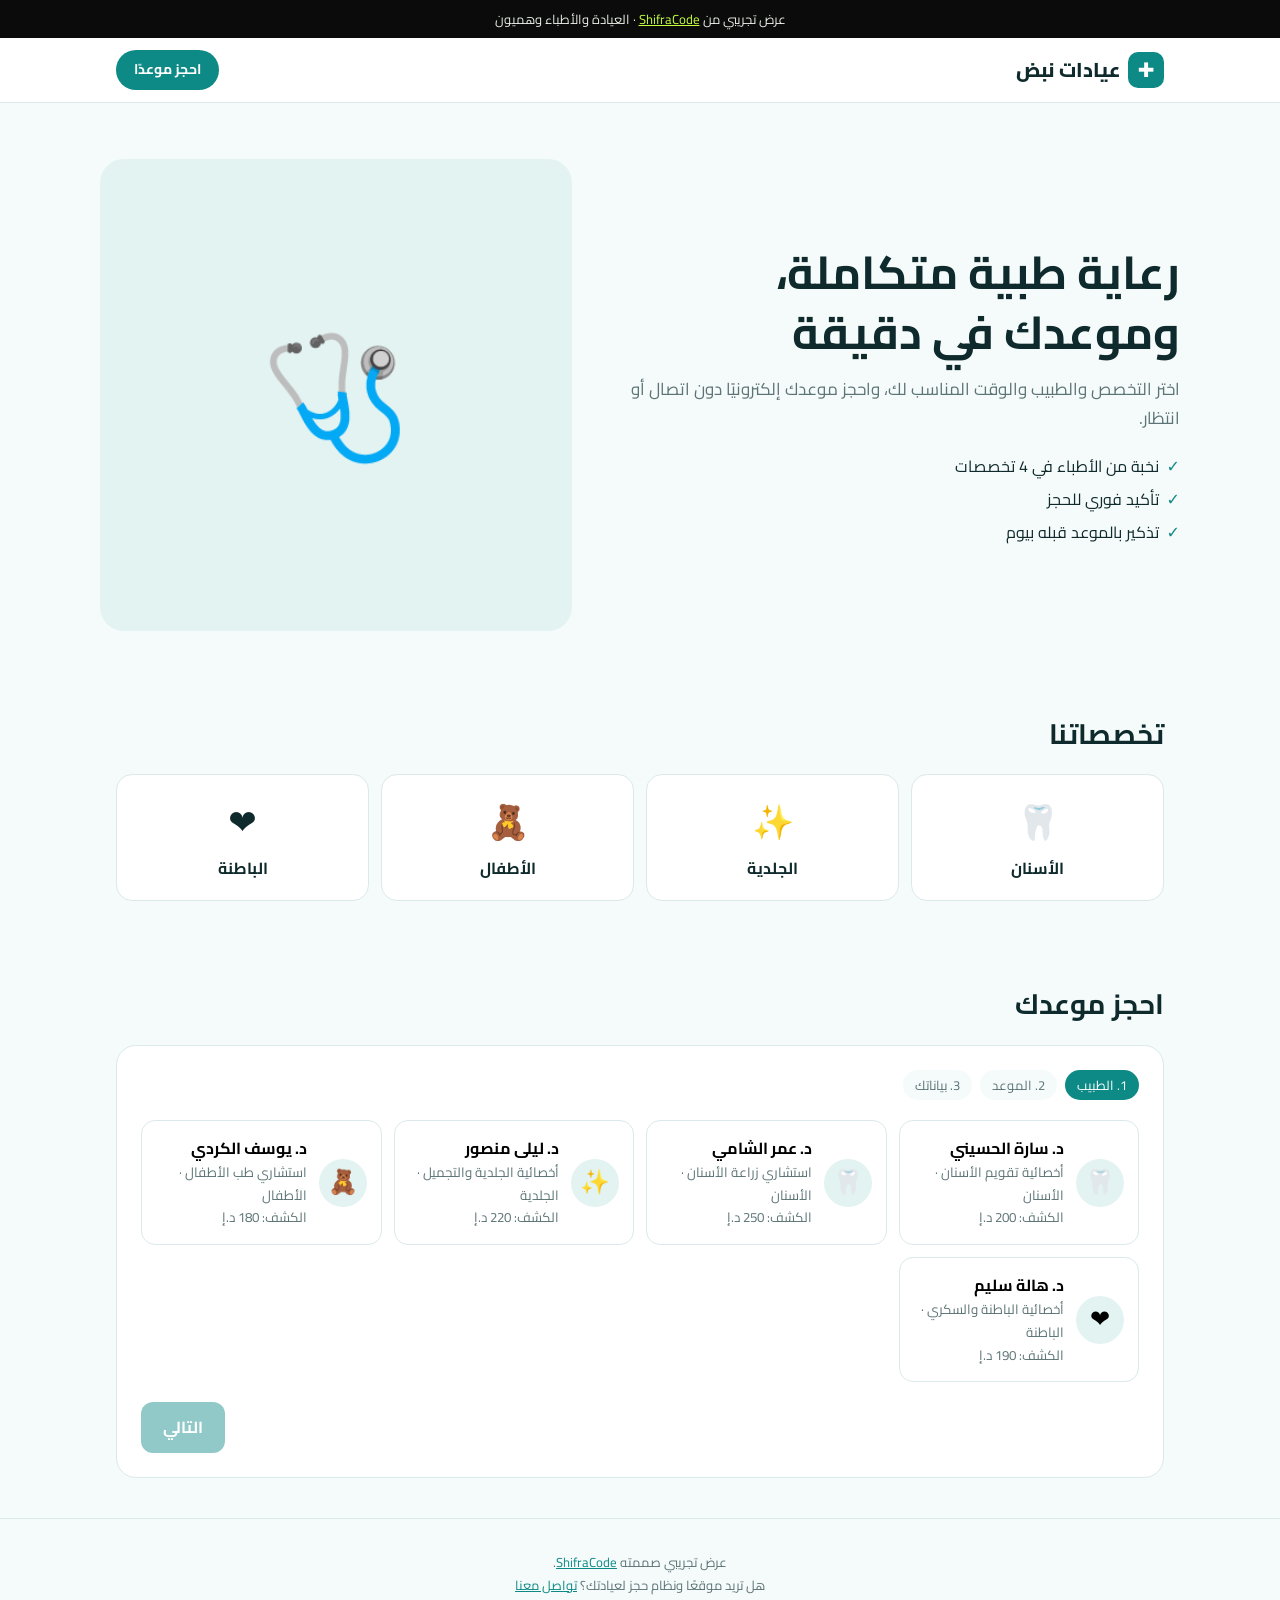
<file: demos/clinic/index.html>
<!doctype html>
<html lang="ar" dir="rtl">
<head>
  <meta charset="utf-8">
  <meta name="viewport" content="width=device-width, initial-scale=1">
  <title>عيادات نبض | احجز موعدك (عرض تجريبي)</title>
  <meta name="description" content="عرض تجريبي لموقع عيادة ونظام حجز مواعيد من تصميم ShifraCode.">
  <meta name="robots" content="noindex">
  <link rel="preconnect" href="https://fonts.googleapis.com">
  <link rel="preconnect" href="https://fonts.gstatic.com" crossorigin>
  <link href="https://fonts.googleapis.com/css2?family=Cairo:wght@400;600;700;800&display=swap" rel="stylesheet">
  <style>
    :root {
      --bg: #f5fafa; --card: #ffffff; --ink: #0f2a2c; --muted: #5d7476; --line: #dbe9ea;
      --brand: #0e8a86; --brand-dark: #0a6b68; --soft: #e3f3f2; --err: #b42318;
    }
    * { box-sizing: border-box; }
    body { margin: 0; background: var(--bg); color: var(--ink); font-family: "Cairo", system-ui, sans-serif; line-height: 1.7; }
    button { font: inherit; cursor: pointer; }
    .demo-bar { background: #0a0b0a; color: #e9ece6; font-size: 13px; text-align: center; padding: 8px 16px; }
    .demo-bar a { color: #c6ff3d; }
    .wrap { max-width: 1080px; margin: 0 auto; padding: 0 16px; }

    header.nav { background: var(--card); border-bottom: 1px solid var(--line); }
    .nav .wrap { display: flex; align-items: center; justify-content: space-between; min-height: 64px; gap: 12px; }
    .brand { display: flex; align-items: center; gap: 8px; font-weight: 800; font-size: 20px; }
    .brand i { width: 36px; height: 36px; border-radius: 10px; background: var(--brand); color: #fff; display: grid; place-items: center; font-style: normal; }
    .nav a.cta { background: var(--brand); color: #fff; text-decoration: none; border-radius: 999px; padding: 8px 18px; font-weight: 700; font-size: 14px; white-space: nowrap; }

    .hero { padding: 56px 0 40px; display: grid; grid-template-columns: 1.1fr .9fr; gap: 32px; align-items: center; }
    .hero h1 { font-size: clamp(30px, 5vw, 46px); line-height: 1.3; margin: 0 0 12px; }
    .hero p { color: var(--muted); font-size: 17px; margin: 0 0 20px; }
    .hero ul { list-style: none; padding: 0; margin: 0; display: grid; gap: 6px; }
    .hero li::before { content: "✓"; color: var(--brand); font-weight: 800; margin-inline-end: 8px; }
    .hero-art { background: var(--soft); border-radius: 24px; aspect-ratio: 1; display: grid; place-items: center; font-size: 120px; }

    h2 { font-size: 28px; margin: 0 0 16px; }
    section { padding: 40px 0; }
    .specs { display: grid; grid-template-columns: repeat(auto-fit, minmax(160px, 1fr)); gap: 12px; }
    .spec { background: var(--card); border: 1px solid var(--line); border-radius: 16px; padding: 18px; text-align: center; }
    .spec span { font-size: 34px; display: block; }
    .spec b { display: block; margin-top: 4px; }

    /* ===== الحجز ===== */
    .booking { background: var(--card); border: 1px solid var(--line); border-radius: 20px; padding: 24px; }
    .steps { display: flex; gap: 8px; margin-bottom: 20px; flex-wrap: wrap; }
    .stepper { font-size: 13px; color: var(--muted); background: var(--bg); border-radius: 999px; padding: 4px 12px; }
    .stepper[aria-current="step"] { background: var(--brand); color: #fff; }
    .stepper.done { background: var(--soft); color: var(--brand-dark); }
    .pane[hidden] { display: none; }
    .grid { display: grid; grid-template-columns: repeat(auto-fit, minmax(220px, 1fr)); gap: 12px; }
    .opt { text-align: start; background: var(--card); border: 1px solid var(--line); border-radius: 14px; padding: 14px; display: flex; gap: 12px; align-items: center; }
    .opt:hover { border-color: var(--brand); }
    .opt[aria-pressed="true"] { border-color: var(--brand); background: var(--soft); box-shadow: inset 0 0 0 1px var(--brand); }
    .opt .av { width: 48px; height: 48px; border-radius: 50%; background: var(--soft); display: grid; place-items: center; font-size: 24px; flex-shrink: 0; }
    .opt small { display: block; color: var(--muted); }
    .days { display: flex; gap: 8px; overflow-x: auto; padding-bottom: 6px; }
    .day { flex: 0 0 auto; min-width: 82px; text-align: center; background: var(--card); border: 1px solid var(--line); border-radius: 14px; padding: 10px 8px; }
    .day b { display: block; font-size: 20px; }
    .day[aria-pressed="true"] { background: var(--brand); color: #fff; border-color: var(--brand); }
    .day:disabled { opacity: .45; cursor: not-allowed; }
    .slots { display: grid; grid-template-columns: repeat(auto-fill, minmax(92px, 1fr)); gap: 8px; margin-top: 16px; }
    .slot { background: var(--card); border: 1px solid var(--line); border-radius: 10px; padding: 8px 0; }
    .slot[aria-pressed="true"] { background: var(--brand); color: #fff; border-color: var(--brand); }
    .slot:disabled { text-decoration: line-through; color: #a6b6b7; cursor: not-allowed; background: var(--bg); }
    .field { margin-bottom: 14px; }
    .field label { display: block; font-weight: 600; margin-bottom: 4px; }
    .field input { width: 100%; border: 1px solid var(--line); border-radius: 12px; padding: 12px; font: inherit; }
    .field input:focus-visible { outline: 2px solid var(--brand); outline-offset: 1px; }
    .field .err { color: var(--err); font-size: 13px; min-height: 20px; }
    .field input[aria-invalid="true"] { border-color: var(--err); }
    .summary { background: var(--bg); border-radius: 14px; padding: 14px; margin-bottom: 16px; font-size: 15px; }
    .nav-btns { display: flex; justify-content: space-between; gap: 8px; margin-top: 20px; }
    .btn { border: 0; border-radius: 12px; padding: 12px 22px; font-weight: 700; }
    .btn--main { background: var(--brand); color: #fff; }
    .btn--main:disabled { opacity: .45; cursor: not-allowed; }
    .btn--ghost { background: var(--bg); color: var(--ink); }
    .done-box { text-align: center; padding: 24px 0; }
    .done-box .ok { width: 72px; height: 72px; border-radius: 50%; background: var(--soft); color: var(--brand); display: grid; place-items: center; font-size: 36px; margin: 0 auto 12px; }
    .code { font-family: monospace; font-size: 22px; background: var(--bg); border-radius: 10px; padding: 4px 14px; display: inline-block; direction: ltr; }
    .note { color: var(--muted); font-size: 13px; }

    footer { text-align: center; color: var(--muted); font-size: 13px; padding: 32px 16px; border-top: 1px solid var(--line); }
    footer a { color: var(--brand); }
    @media (max-width: 760px) { .hero { grid-template-columns: 1fr; } .hero-art { display: none; } .booking { padding: 18px; } }
  </style>
</head>
<body>
  <div class="demo-bar">عرض تجريبي من <a href="https://shifracode.github.io/">ShifraCode</a> · العيادة والأطباء وهميون</div>

  <header class="nav">
    <div class="wrap">
      <div class="brand"><i aria-hidden="true">✚</i> عيادات نبض</div>
      <a class="cta" href="#book">احجز موعدًا</a>
    </div>
  </header>

  <main>
    <div class="wrap hero">
      <div>
        <h1>رعاية طبية متكاملة، وموعدك في دقيقة</h1>
        <p>اختر التخصص والطبيب والوقت المناسب لك، واحجز موعدك إلكترونيًا دون اتصال أو انتظار.</p>
        <ul>
          <li>نخبة من الأطباء في 4 تخصصات</li>
          <li>تأكيد فوري للحجز</li>
          <li>تذكير بالموعد قبله بيوم</li>
        </ul>
      </div>
      <div class="hero-art" aria-hidden="true">🩺</div>
    </div>

    <section>
      <div class="wrap">
        <h2>تخصصاتنا</h2>
        <div class="specs" id="specs"></div>
      </div>
    </section>

    <section id="book">
      <div class="wrap">
        <h2>احجز موعدك</h2>
        <div class="booking">
          <div class="steps" id="steps">
            <span class="stepper" data-step="1">1. الطبيب</span>
            <span class="stepper" data-step="2">2. الموعد</span>
            <span class="stepper" data-step="3">3. بياناتك</span>
          </div>

          <div class="pane" data-pane="1">
            <div class="grid" id="doctors"></div>
          </div>

          <div class="pane" data-pane="2" hidden>
            <div class="days" id="days" aria-label="اختر اليوم"></div>
            <div class="slots" id="slots" aria-label="اختر الوقت"></div>
          </div>

          <form class="pane" data-pane="3" id="form" hidden novalidate>
            <div class="summary" id="summary"></div>
            <div class="field">
              <label for="name">الاسم بالكامل</label>
              <input id="name" autocomplete="name" aria-describedby="nameErr">
              <div class="err" id="nameErr"></div>
            </div>
            <div class="field">
              <label for="phone">رقم الجوال</label>
              <input id="phone" type="tel" inputmode="tel" autocomplete="tel" placeholder="مثال: 0501234567" aria-describedby="phoneErr" dir="ltr" style="text-align:right">
              <div class="err" id="phoneErr"></div>
            </div>
            <p class="note">هذا عرض تجريبي، ولا يتم إرسال أو حفظ أي بيانات.</p>
          </form>

          <div class="pane done-box" data-pane="4" hidden>
            <div class="ok" aria-hidden="true">✓</div>
            <h3>تم تأكيد حجزك</h3>
            <p id="doneText"></p>
            <p>رقم الحجز: <span class="code" id="code"></span></p>
            <button class="btn btn--ghost" type="button" id="again">حجز موعد آخر</button>
          </div>

          <div class="nav-btns" id="navBtns">
            <button class="btn btn--ghost" type="button" id="back">رجوع</button>
            <button class="btn btn--main" type="button" id="next" disabled>التالي</button>
          </div>
        </div>
      </div>
    </section>
  </main>

  <footer>
    عرض تجريبي صممته <a href="https://shifracode.github.io/">ShifraCode</a>.
    <br>هل تريد موقعًا ونظام حجز لعيادتك؟ <a href="https://shifracode.github.io/#contact">تواصل معنا</a>
  </footer>

  <script>
    // ===== بيانات العيادة (عدّلها بسهولة) =====
    const SPECS = [
      { id: "dent", icon: "🦷", name: "الأسنان" },
      { id: "derm", icon: "✨", name: "الجلدية" },
      { id: "peds", icon: "🧸", name: "الأطفال" },
      { id: "intl", icon: "❤️", name: "الباطنة" },
    ];
    const DOCTORS = [
      { id: 1, spec: "dent", name: "د. سارة الحسيني", title: "أخصائية تقويم الأسنان", fee: 200 },
      { id: 2, spec: "dent", name: "د. عمر الشامي", title: "استشاري زراعة الأسنان", fee: 250 },
      { id: 3, spec: "derm", name: "د. ليلى منصور", title: "أخصائية الجلدية والتجميل", fee: 220 },
      { id: 4, spec: "peds", name: "د. يوسف الكردي", title: "استشاري طب الأطفال", fee: 180 },
      { id: 5, spec: "intl", name: "د. هالة سليم", title: "أخصائية الباطنة والسكري", fee: 190 },
    ];
    const HOURS = ["10:00", "10:30", "11:00", "11:30", "12:00", "12:30", "17:00", "17:30", "18:00", "18:30", "19:00", "19:30"];
    const CLOSED_DAY = 5; // الجمعة

    const state = { step: 1, doctor: null, day: null, time: null };
    const $ = (id) => document.getElementById(id);
    const specName = (id) => SPECS.find((s) => s.id === id);

    $("specs").innerHTML = SPECS.map((s) => `<div class="spec"><span aria-hidden="true">${s.icon}</span><b>${s.name}</b></div>`).join("");
    $("doctors").innerHTML = DOCTORS.map((d) => `
      <button class="opt" type="button" aria-pressed="false" data-doc="${d.id}">
        <span class="av" aria-hidden="true">${specName(d.spec).icon}</span>
        <span><b>${d.name}</b><small>${d.title} · ${specName(d.spec).name}</small><small>الكشف: ${d.fee} د.إ</small></span>
      </button>`).join("");

    // الأيام: الأسبوع القادم
    const days = [];
    for (let i = 0; i < 8; i++) { const d = new Date(); d.setDate(d.getDate() + i); days.push(d); }
    const dayLabel = (d) => d.toLocaleDateString("ar-u-nu-latn", { weekday: "long" });
    $("days").innerHTML = days.map((d, i) => `
      <button class="day" type="button" aria-pressed="false" data-day="${i}" ${d.getDay() === CLOSED_DAY ? "disabled" : ""}>
        <small>${i === 0 ? "اليوم" : dayLabel(d)}</small><b>${d.getDate()}</b><small>${d.toLocaleDateString("ar-u-nu-latn", { month: "short" })}</small>
      </button>`).join("");

    // مواعيد محجوزة مسبقًا (بيانات تجريبية ثابتة لكل طبيب ويوم)
    const isTaken = (doc, day, idx) => ((doc * 7 + day * 3 + idx * 5) % 4) === 0;

    function renderSlots() {
      if (state.day === null) { $("slots").innerHTML = '<p class="note">اختر اليوم أولًا.</p>'; return; }
      $("slots").innerHTML = HOURS.map((h, i) => {
        const taken = isTaken(state.doctor, state.day, i);
        return `<button class="slot" type="button" aria-pressed="${state.time === h}" data-time="${h}" ${taken ? 'disabled aria-label="' + h + ' محجوز"' : ""}>${h}</button>`;
      }).join("");
    }

    function setPressed(container, attr, value) {
      container.querySelectorAll(`[${attr}]`).forEach((b) => b.setAttribute("aria-pressed", String(b.getAttribute(attr)) === String(value)));
    }

    $("doctors").addEventListener("click", (e) => {
      const b = e.target.closest("[data-doc]"); if (!b) return;
      state.doctor = Number(b.dataset.doc); state.time = null;
      setPressed($("doctors"), "data-doc", state.doctor); updateNav();
    });
    $("days").addEventListener("click", (e) => {
      const b = e.target.closest("[data-day]"); if (!b || b.disabled) return;
      state.day = Number(b.dataset.day); state.time = null;
      setPressed($("days"), "data-day", state.day); renderSlots(); updateNav();
    });
    $("slots").addEventListener("click", (e) => {
      const b = e.target.closest("[data-time]"); if (!b || b.disabled) return;
      state.time = b.dataset.time; setPressed($("slots"), "data-time", state.time); updateNav();
    });

    function show(step) {
      state.step = step;
      document.querySelectorAll("[data-pane]").forEach((p) => p.hidden = Number(p.dataset.pane) !== step);
      document.querySelectorAll(".stepper").forEach((s) => {
        const n = Number(s.dataset.step);
        s.classList.toggle("done", n < step);
        n === step ? s.setAttribute("aria-current", "step") : s.removeAttribute("aria-current");
      });
      $("navBtns").hidden = step === 4;
      $("back").style.visibility = step === 1 ? "hidden" : "visible";
      $("next").textContent = step === 3 ? "تأكيد الحجز" : "التالي";
      if (step === 2) renderSlots();
      if (step === 3) {
        const d = DOCTORS.find((x) => x.id === state.doctor);
        $("summary").innerHTML = `<b>${d.name}</b> · ${specName(d.spec).name}<br>${dayLabel(days[state.day])} ${days[state.day].toLocaleDateString("ar-u-nu-latn", { day: "numeric", month: "long" })} · الساعة ${state.time}<br>رسوم الكشف: ${d.fee} د.إ`;
        $("name").focus();
      }
      updateNav();
    }

    function updateNav() {
      const ok = state.step === 1 ? state.doctor !== null : state.step === 2 ? state.time !== null : true;
      $("next").disabled = !ok;
    }

    // التحقق من الحقول عند الخروج منها، ومسح الخطأ فور التصحيح
    const rules = {
      name: (v) => v.trim().split(/\s+/).length >= 2 ? "" : "اكتب الاسم الأول واسم العائلة.",
      phone: (v) => /^0?5\d{8}$|^01[0125]\d{8}$/.test(v.replace(/\s/g, "")) ? "" : "اكتب رقم جوال صحيحًا، مثل 0501234567.",
    };
    function check(id) {
      const msg = rules[id]($(id).value);
      $(id + "Err").textContent = msg;
      $(id).setAttribute("aria-invalid", msg ? "true" : "false");
      return !msg;
    }
    ["name", "phone"].forEach((id) => {
      $(id).addEventListener("blur", () => check(id));
      $(id).addEventListener("input", () => { if ($(id).getAttribute("aria-invalid") === "true") check(id); });
    });

    $("back").addEventListener("click", () => show(state.step - 1));
    $("next").addEventListener("click", () => {
      if (state.step < 3) return show(state.step + 1);
      const valid = [check("name"), check("phone")];
      if (valid.includes(false)) { (valid[0] ? $("phone") : $("name")).focus(); return; }
      const d = DOCTORS.find((x) => x.id === state.doctor);
      $("doneText").textContent = `موعدك مع ${d.name} يوم ${dayLabel(days[state.day])} الساعة ${state.time}. سيصلك تذكير قبل الموعد بيوم.`;
      $("code").textContent = "NB-" + String(1000 + state.doctor * 137 + state.day * 11).slice(-4);
      show(4);
    });
    $("form").addEventListener("submit", (e) => { e.preventDefault(); $("next").click(); });
    $("again").addEventListener("click", () => {
      Object.assign(state, { doctor: null, day: null, time: null });
      ["name", "phone"].forEach((id) => { $(id).value = ""; $(id).removeAttribute("aria-invalid"); $(id + "Err").textContent = ""; });
      setPressed($("doctors"), "data-doc", null); setPressed($("days"), "data-day", null);
      show(1);
    });
    show(1);
  </script>
</body>
</html>
</file>
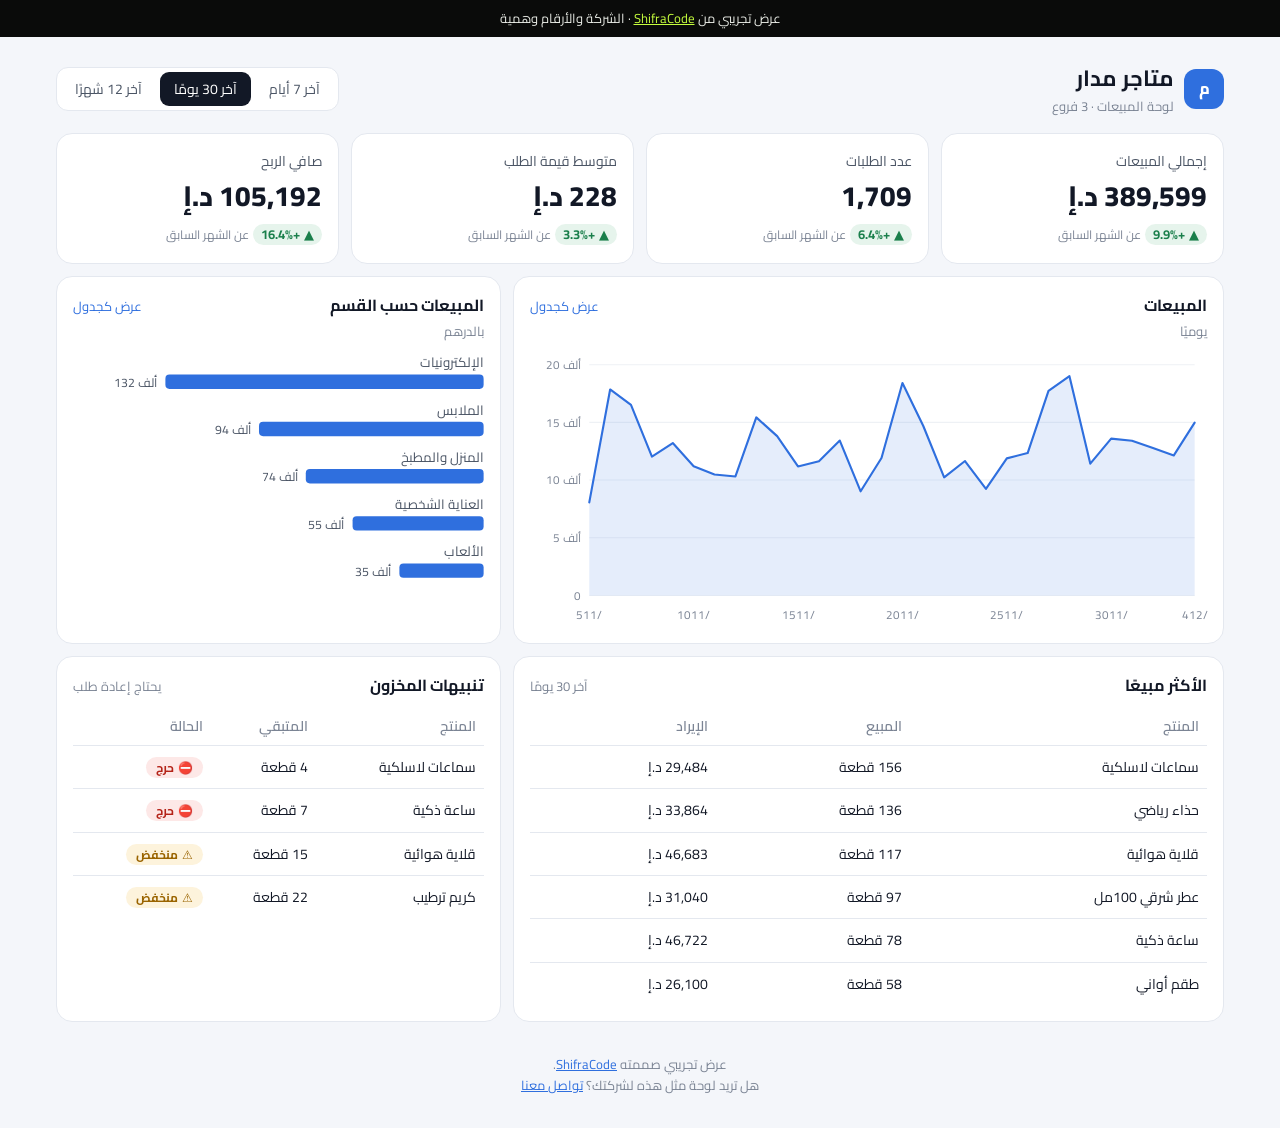
<file: demos/dashboard/index.html>
<!doctype html>
<html lang="ar" dir="rtl">
<head>
  <meta charset="utf-8">
  <meta name="viewport" content="width=device-width, initial-scale=1">
  <title>متاجر مدار | لوحة المبيعات (عرض تجريبي)</title>
  <meta name="description" content="عرض تجريبي للوحة تحكم المبيعات من تصميم ShifraCode.">
  <meta name="robots" content="noindex">
  <link rel="preconnect" href="https://fonts.googleapis.com">
  <link rel="preconnect" href="https://fonts.gstatic.com" crossorigin>
  <link href="https://fonts.googleapis.com/css2?family=Cairo:wght@400;600;700;800&display=swap" rel="stylesheet">
  <style>
    :root {
      --bg: #f4f6fa; --card: #ffffff; --ink: #121826; --ink-2: #4b5565; --muted: #7b8494; --line: #e4e8ef; --grid: #eef1f5;
      --series: #2f6fde; --series-soft: rgba(47, 111, 222, .12);
      --good: #1a7f4b; --good-bg: #e6f4ec; --warn: #9a6400; --warn-bg: #fdf3dc; --crit: #b42318; --crit-bg: #fde8e7;
    }
    * { box-sizing: border-box; }
    body { margin: 0; background: var(--bg); color: var(--ink); font-family: "Cairo", system-ui, sans-serif; line-height: 1.6; }
    button { font: inherit; cursor: pointer; }
    .demo-bar { background: #0a0b0a; color: #e9ece6; font-size: 13px; text-align: center; padding: 8px 16px; }
    .demo-bar a { color: #c6ff3d; }
    .wrap { max-width: 1200px; margin: 0 auto; padding: 0 16px; }

    header.top { display: flex; align-items: center; justify-content: space-between; flex-wrap: wrap; gap: 12px; padding: 24px 0 16px; }
    .brand { display: flex; align-items: center; gap: 10px; }
    .brand i { width: 40px; height: 40px; border-radius: 12px; background: var(--series); color: #fff; display: grid; place-items: center; font-style: normal; font-weight: 800; }
    .brand h1 { margin: 0; font-size: 22px; }
    .brand small { color: var(--muted); display: block; font-size: 13px; }

    .filters { display: flex; gap: 4px; background: var(--card); border: 1px solid var(--line); border-radius: 12px; padding: 4px; }
    .filters button { border: 0; background: transparent; border-radius: 9px; padding: 6px 14px; color: var(--ink-2); font-size: 14px; }
    .filters button[aria-pressed="true"] { background: var(--ink); color: #fff; }

    .kpis { display: grid; grid-template-columns: repeat(4, 1fr); gap: 12px; }
    .kpi { background: var(--card); border: 1px solid var(--line); border-radius: 16px; padding: 16px; }
    .kpi .lbl { color: var(--ink-2); font-size: 14px; }
    .kpi .val { font-size: 28px; font-weight: 800; margin: 2px 0; font-variant-numeric: tabular-nums; }
    .delta { display: inline-flex; align-items: center; gap: 4px; font-size: 13px; font-weight: 700; border-radius: 999px; padding: 0 8px; }
    .delta.up { color: var(--good); background: var(--good-bg); }
    .delta.down { color: var(--crit); background: var(--crit-bg); }
    .kpi .cmp { color: var(--muted); font-size: 12px; margin-inline-start: 4px; }

    .row { display: grid; grid-template-columns: 1.6fr 1fr; gap: 12px; margin-top: 12px; }
    .panel { background: var(--card); border: 1px solid var(--line); border-radius: 16px; padding: 16px; min-width: 0; }
    .panel-head { display: flex; align-items: baseline; justify-content: space-between; gap: 8px; margin-bottom: 8px; }
    .panel h2 { font-size: 16px; margin: 0; }
    .panel .sub { color: var(--muted); font-size: 13px; }
    .link-btn { border: 0; background: none; color: var(--series); font-size: 13px; padding: 0; }

    .chart { position: relative; direction: ltr; }
    .chart svg { display: block; width: 100%; height: auto; overflow: visible; }
    .tip { position: absolute; pointer-events: none; background: var(--ink); color: #fff; border-radius: 8px; padding: 6px 10px; font-size: 13px; white-space: nowrap; transform: translate(-50%, -100%); margin-top: -10px; opacity: 0; transition: opacity .1s; direction: rtl; }
    .tip b { display: block; font-size: 15px; }
    .chart-table { width: 100%; border-collapse: collapse; font-size: 14px; }
    .chart-table th, .chart-table td { padding: 6px 8px; border-bottom: 1px solid var(--line); text-align: right; }
    .chart-table td:last-child { font-variant-numeric: tabular-nums; }

    table.list { width: 100%; border-collapse: collapse; font-size: 14px; }
    .list th { color: var(--muted); font-weight: 600; text-align: right; padding: 8px; border-bottom: 1px solid var(--line); }
    .list td { padding: 10px 8px; border-bottom: 1px solid var(--line); font-variant-numeric: tabular-nums; }
    .list tr:last-child td { border-bottom: 0; }
    .status { display: inline-flex; align-items: center; gap: 4px; font-size: 12px; font-weight: 700; border-radius: 999px; padding: 1px 10px; white-space: nowrap; }
    .status.crit { color: var(--crit); background: var(--crit-bg); }
    .status.warn { color: var(--warn); background: var(--warn-bg); }

    footer { text-align: center; color: var(--muted); font-size: 13px; padding: 32px 16px; }
    footer a { color: var(--series); }
    @media (max-width: 960px) { .kpis { grid-template-columns: repeat(2, 1fr); } .row { grid-template-columns: 1fr; } }
    @media (max-width: 420px) { .kpi .val { font-size: 22px; } }
  </style>
</head>
<body>
  <div class="demo-bar">عرض تجريبي من <a href="https://shifracode.github.io/">ShifraCode</a> · الشركة والأرقام وهمية</div>

  <div class="wrap">
    <header class="top">
      <div class="brand"><i aria-hidden="true">م</i><div><h1>متاجر مدار</h1><small>لوحة المبيعات · 3 فروع</small></div></div>
      <div class="filters" role="group" aria-label="الفترة الزمنية">
        <button type="button" data-range="7">آخر 7 أيام</button>
        <button type="button" data-range="30" aria-pressed="true">آخر 30 يومًا</button>
        <button type="button" data-range="12m">آخر 12 شهرًا</button>
      </div>
    </header>

    <section class="kpis" id="kpis" aria-label="المؤشرات الرئيسية"></section>

    <div class="row">
      <section class="panel">
        <div class="panel-head">
          <div><h2>المبيعات</h2><span class="sub" id="salesSub"></span></div>
          <button class="link-btn" type="button" data-toggle="sales">عرض كجدول</button>
        </div>
        <div class="chart" id="salesChart"></div>
      </section>

      <section class="panel">
        <div class="panel-head">
          <div><h2>المبيعات حسب القسم</h2><span class="sub">بالدرهم</span></div>
          <button class="link-btn" type="button" data-toggle="cats">عرض كجدول</button>
        </div>
        <div class="chart" id="catChart"></div>
      </section>
    </div>

    <div class="row">
      <section class="panel">
        <div class="panel-head"><h2>الأكثر مبيعًا</h2><span class="sub" id="topSub"></span></div>
        <table class="list" id="topTable"></table>
      </section>
      <section class="panel">
        <div class="panel-head"><h2>تنبيهات المخزون</h2><span class="sub">يحتاج إعادة طلب</span></div>
        <table class="list" id="stockTable"></table>
      </section>
    </div>
  </div>

  <footer>
    عرض تجريبي صممته <a href="https://shifracode.github.io/">ShifraCode</a>.
    <br>هل تريد لوحة مثل هذه لشركتك؟ <a href="https://shifracode.github.io/#contact">تواصل معنا</a>
  </footer>

  <script>
    // ===== بيانات تجريبية ثابتة (مولّدة بنفس الطريقة كل مرة) =====
    function rng(seed) { return () => (seed = (seed * 16807) % 2147483647) / 2147483647; }
    const fmt = (n) => Math.round(n).toLocaleString("ar-u-nu-latn");
    const money = (n) => fmt(n) + " د.إ";

    function series(range) {
      const r = rng(range === "12m" ? 11 : range === "7" ? 7 : 30);
      const pts = [];
      if (range === "12m") {
        const now = new Date();
        for (let i = 11; i >= 0; i--) {
          const d = new Date(now.getFullYear(), now.getMonth() - i, 1);
          pts.push({ label: d.toLocaleDateString("ar-u-nu-latn", { month: "short" }), long: d.toLocaleDateString("ar-u-nu-latn", { month: "long", year: "numeric" }), v: 260000 + (11 - i) * 9000 + r() * 70000 });
        }
      } else {
        const n = Number(range);
        for (let i = n - 1; i >= 0; i--) {
          const d = new Date(); d.setDate(d.getDate() - i);
          const weekend = d.getDay() === 5 || d.getDay() === 6;
          pts.push({ label: d.toLocaleDateString("ar-u-nu-latn", { day: "numeric", month: "numeric" }), long: d.toLocaleDateString("ar-u-nu-latn", { weekday: "long", day: "numeric", month: "long" }), v: 8000 + r() * 5000 + (weekend ? 5000 : 0) + (n - i) * 60 });
        }
      }
      return pts;
    }

    const CATS = ["الإلكترونيات", "الملابس", "المنزل والمطبخ", "العناية الشخصية", "الألعاب"];
    const SHARES = [0.34, 0.24, 0.19, 0.14, 0.09];
    const PRODUCTS = [
      ["سماعات لاسلكية", 189], ["حذاء رياضي", 249], ["قلاية هوائية", 399], ["عطر شرقي 100مل", 320],
      ["ساعة ذكية", 599], ["طقم أواني", 450],
    ];
    const STOCK = [
      { name: "سماعات لاسلكية", left: 4, level: "crit" },
      { name: "ساعة ذكية", left: 7, level: "crit" },
      { name: "قلاية هوائية", left: 15, level: "warn" },
      { name: "كريم ترطيب", left: 22, level: "warn" },
    ];

    // ===== الرسم =====
    let range = "30";
    const showTable = { sales: false, cats: false };

    function render() {
      const pts = series(range);
      const total = pts.reduce((s, p) => s + p.v, 0);
      const prev = total * (range === "12m" ? 0.83 : range === "7" ? 1.06 : 0.91);
      const orders = total / (range === "12m" ? 236 : 228);
      const prevOrders = orders * (range === "7" ? 0.97 : 0.94);
      const profit = total * 0.27;
      const prevProfit = prev * 0.255;
      const cmp = range === "12m" ? "عن الـ 12 شهرًا السابقة" : range === "7" ? "عن الأسبوع السابق" : "عن الشهر السابق";
      const kpi = (lbl, v, p, f) => {
        const d = (v - p) / p * 100, up = d >= 0;
        return `<div class="kpi"><div class="lbl">${lbl}</div><div class="val">${f(v)}</div>
          <span class="delta ${up ? "up" : "down"}"><span aria-hidden="true">${up ? "▲" : "▼"}</span>${up ? "+" : "−"}${Math.abs(d).toFixed(1)}%</span><span class="cmp">${cmp}</span></div>`;
      };
      document.getElementById("kpis").innerHTML =
        kpi("إجمالي المبيعات", total, prev, money) +
        kpi("عدد الطلبات", orders, prevOrders, fmt) +
        kpi("متوسط قيمة الطلب", total / orders, prev / prevOrders, money) +
        kpi("صافي الربح", profit, prevProfit, money);

      document.getElementById("salesSub").textContent = range === "12m" ? "شهريًا" : "يوميًا";
      document.getElementById("topSub").textContent = range === "12m" ? "آخر 12 شهرًا" : range === "7" ? "آخر 7 أيام" : "آخر 30 يومًا";
      showTable.sales ? tableView("salesChart", pts.map((p) => [p.long, money(p.v)]), "التاريخ") : lineChart(pts);
      const cats = CATS.map((c, i) => ({ label: c, v: total * SHARES[i] }));
      showTable.cats ? tableView("catChart", cats.map((c) => [c.label, money(c.v)]), "القسم") : barChart(cats);

      const scale = total / 300000;
      document.getElementById("topTable").innerHTML = "<tr><th>المنتج</th><th>المبيع</th><th>الإيراد</th></tr>" +
        PRODUCTS.map(([n, price], i) => { const q = Math.round((120 - i * 15) * scale); return `<tr><td>${n}</td><td>${fmt(q)} قطعة</td><td>${money(q * price)}</td></tr>`; }).join("");
      document.getElementById("stockTable").innerHTML = "<tr><th>المنتج</th><th>المتبقي</th><th>الحالة</th></tr>" +
        STOCK.map((s) => `<tr><td>${s.name}</td><td>${s.left} قطعة</td><td><span class="status ${s.level}"><span aria-hidden="true">${s.level === "crit" ? "⛔" : "⚠"}</span>${s.level === "crit" ? "حرج" : "منخفض"}</span></td></tr>`).join("");
    }

    function niceMax(v) { const p = Math.pow(10, Math.floor(Math.log10(v))); return Math.ceil(v / p) * p; }
    const short = (v) => v >= 1000 ? (v / 1000).toLocaleString("ar-u-nu-latn", { maximumFractionDigits: 0 }) + " ألف" : fmt(v);

    function lineChart(pts) {
      const el = document.getElementById("salesChart");
      const W = 640, H = 260, L = 56, R = 12, T = 12, B = 30;
      const max = niceMax(Math.max(...pts.map((p) => p.v)) * 1.05);
      const x = (i) => L + (W - L - R) * (pts.length === 1 ? 0.5 : i / (pts.length - 1));
      const y = (v) => T + (H - T - B) * (1 - v / max);
      const grid = [0, .25, .5, .75, 1].map((f) => `<line x1="${L}" x2="${W - R}" y1="${y(max * f)}" y2="${y(max * f)}" stroke="var(--grid)"/><text x="${L - 8}" y="${y(max * f) + 4}" text-anchor="end" font-size="11" fill="var(--muted)">${short(max * f)}</text>`).join("");
      const every = Math.ceil(pts.length / 7);
      const xl = pts.map((p, i) => (i % every === 0 || i === pts.length - 1) ? `<text x="${x(i)}" y="${H - 8}" text-anchor="middle" font-size="11" fill="var(--muted)">${p.label}</text>` : "").join("");
      const path = pts.map((p, i) => `${i ? "L" : "M"}${x(i).toFixed(1)},${y(p.v).toFixed(1)}`).join("");
      const area = `${path}L${x(pts.length - 1)},${y(0)}L${x(0)},${y(0)}Z`;
      el.innerHTML = `<svg viewBox="0 0 ${W} ${H}" role="img" aria-label="رسم بياني للمبيعات">
        ${grid}${xl}
        <path d="${area}" fill="var(--series-soft)"/>
        <path d="${path}" fill="none" stroke="var(--series)" stroke-width="2" stroke-linejoin="round" stroke-linecap="round"/>
        <line id="cross" y1="${T}" y2="${y(0)}" stroke="var(--muted)" stroke-dasharray="3 3" opacity="0"/>
        <circle id="dot" r="5" fill="var(--series)" stroke="#fff" stroke-width="2" opacity="0"/>
        <rect x="${L}" y="${T}" width="${W - L - R}" height="${H - T - B}" fill="transparent" id="hit"/>
      </svg><div class="tip" id="salesTip"></div>`;
      const svg = el.querySelector("svg"), tip = el.querySelector("#salesTip");
      const move = (ev) => {
        const r = svg.getBoundingClientRect();
        const px = (ev.clientX - r.left) / r.width * W;
        const i = Math.max(0, Math.min(pts.length - 1, Math.round((px - L) / (W - L - R) * (pts.length - 1))));
        const cx = x(i), cy = y(pts[i].v);
        svg.querySelector("#cross").setAttribute("x1", cx); svg.querySelector("#cross").setAttribute("x2", cx); svg.querySelector("#cross").setAttribute("opacity", 1);
        svg.querySelector("#dot").setAttribute("cx", cx); svg.querySelector("#dot").setAttribute("cy", cy); svg.querySelector("#dot").setAttribute("opacity", 1);
        tip.innerHTML = `${pts[i].long}<b>${money(pts[i].v)}</b>`;
        tip.style.left = (cx / W * 100) + "%"; tip.style.top = (cy / H * r.height) + "px"; tip.style.opacity = 1;
      };
      const hit = svg.querySelector("#hit");
      hit.addEventListener("pointermove", move);
      hit.addEventListener("pointerleave", () => { tip.style.opacity = 0; svg.querySelector("#cross").setAttribute("opacity", 0); svg.querySelector("#dot").setAttribute("opacity", 0); });
    }

    function barChart(items) {
      const el = document.getElementById("catChart");
      const W = 400, rowH = 46, H = items.length * rowH, LBL = 0;
      const max = Math.max(...items.map((i) => i.v));
      // أشرطة أفقية من اليمين لليسار تناسب العربية: الاسم فوق الشريط، والقيمة بجانبه
      el.innerHTML = `<svg viewBox="0 0 ${W} ${H}" role="img" aria-label="المبيعات حسب القسم">
        ${items.map((it, i) => {
          const w = (W - 90) * it.v / max, yy = i * rowH;
          return `<g class="bar" data-i="${i}">
            <rect x="0" y="${yy}" width="${W}" height="${rowH}" fill="transparent"/>
            <text x="${W}" y="${yy + 15}" text-anchor="end" font-size="13" fill="var(--ink-2)">${it.label}</text>
            <rect x="${W - w}" y="${yy + 22}" width="${w}" height="14" rx="4" fill="var(--series)"/>
            <text x="${W - w - 8}" y="${yy + 34}" text-anchor="end" font-size="12" fill="var(--ink-2)">${short(it.v)}</text>
          </g>`;
        }).join("")}
      </svg><div class="tip" id="catTip"></div>`;
      const svg = el.querySelector("svg"), tip = el.querySelector("#catTip");
      svg.querySelectorAll(".bar").forEach((g) => {
        g.addEventListener("pointerenter", () => {
          const i = Number(g.dataset.i), r = svg.getBoundingClientRect();
          const share = items[i].v / items.reduce((s, x) => s + x.v, 0) * 100;
          tip.innerHTML = `${items[i].label}<b>${money(items[i].v)}</b>${share.toFixed(0)}% من الإجمالي`;
          tip.style.left = "50%"; tip.style.top = ((i * rowH + 20) / H * r.height) + "px"; tip.style.opacity = 1;
          g.querySelectorAll("rect")[1].setAttribute("fill", "#1f56b8");
        });
        g.addEventListener("pointerleave", () => { tip.style.opacity = 0; g.querySelectorAll("rect")[1].setAttribute("fill", "var(--series)"); });
      });
    }

    function tableView(id, rows, head) {
      document.getElementById(id).innerHTML = `<table class="chart-table" dir="rtl"><tr><th>${head}</th><th>المبيعات</th></tr>${rows.map((r) => `<tr><td>${r[0]}</td><td>${r[1]}</td></tr>`).join("")}</table>`;
    }

    document.querySelector(".filters").addEventListener("click", (e) => {
      const b = e.target.closest("[data-range]"); if (!b) return;
      range = b.dataset.range;
      document.querySelectorAll("[data-range]").forEach((x) => x.setAttribute("aria-pressed", x === b));
      render();
    });
    document.querySelectorAll("[data-toggle]").forEach((b) => b.addEventListener("click", () => {
      const k = b.dataset.toggle; showTable[k] = !showTable[k];
      b.textContent = showTable[k] ? "عرض كرسم بياني" : "عرض كجدول";
      render();
    }));
    render();
  </script>
</body>
</html>
</file>
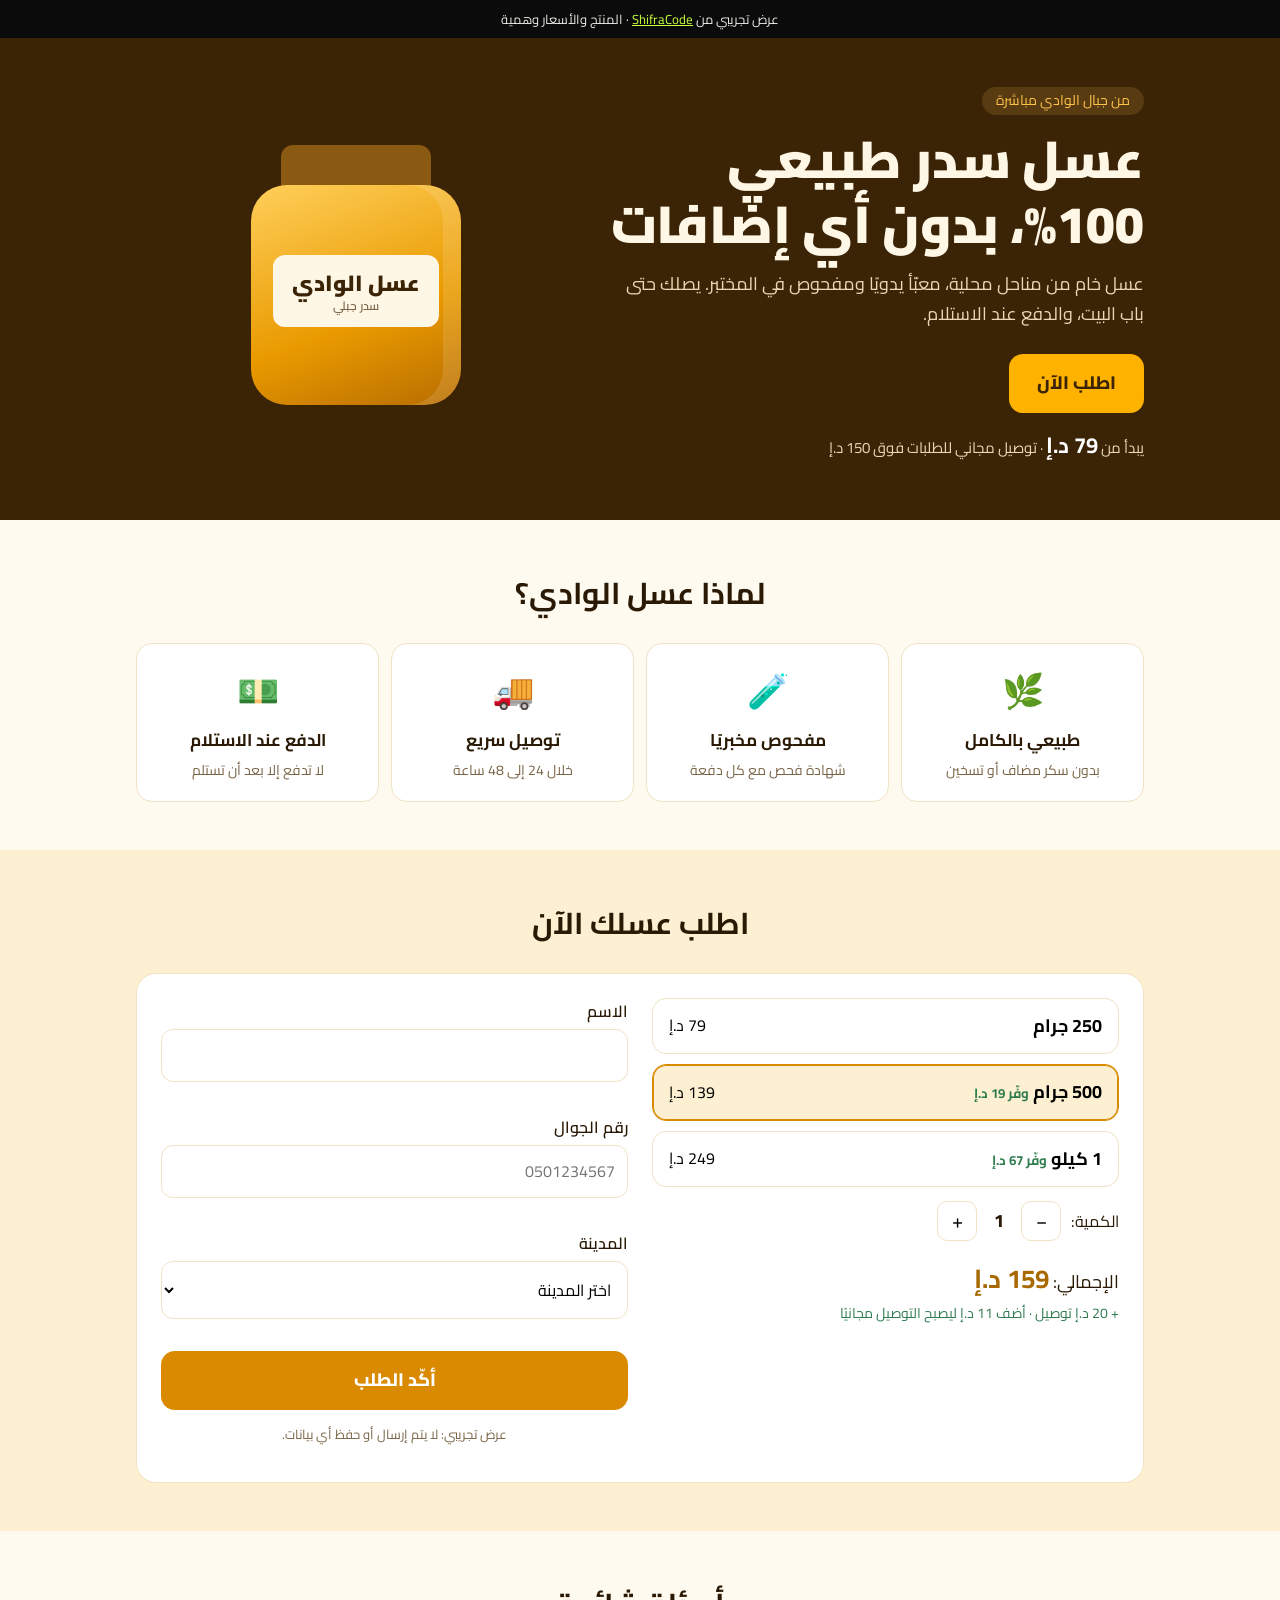
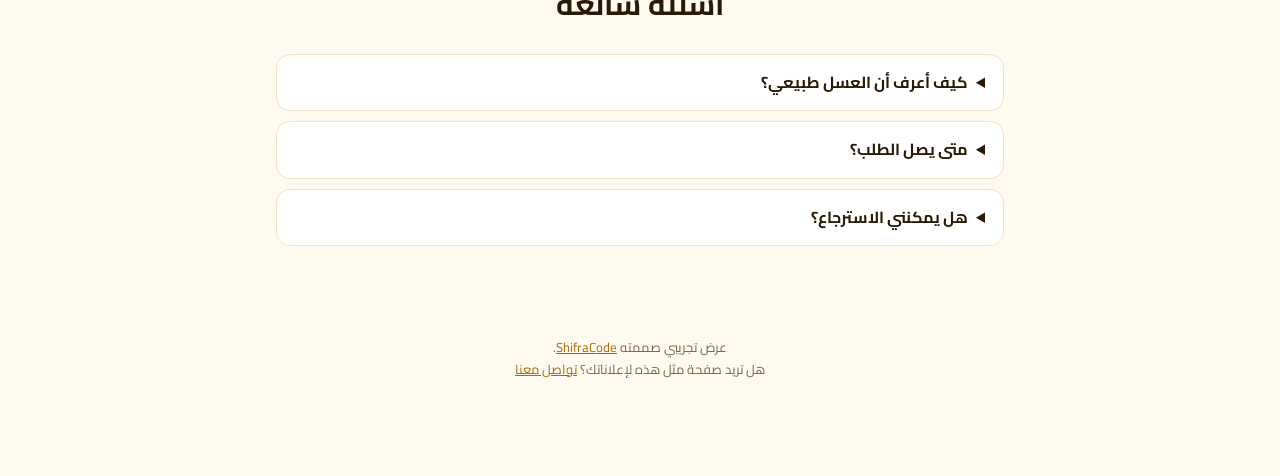
<file: demos/landing/index.html>
<!doctype html>
<html lang="ar" dir="rtl">
<head>
  <meta charset="utf-8">
  <meta name="viewport" content="width=device-width, initial-scale=1">
  <title>عسل الوادي | عسل سدر طبيعي (عرض تجريبي)</title>
  <meta name="description" content="عرض تجريبي لصفحة هبوط لحملة إعلانية من تصميم ShifraCode.">
  <meta name="robots" content="noindex">
  <link rel="preconnect" href="https://fonts.googleapis.com">
  <link rel="preconnect" href="https://fonts.gstatic.com" crossorigin>
  <link href="https://fonts.googleapis.com/css2?family=Cairo:wght@400;600;700;800;900&display=swap" rel="stylesheet">
  <style>
    :root {
      --bg: #fffaf0; --card: #ffffff; --ink: #2a1a05; --muted: #7a6446; --line: #f0e2c4;
      --brand: #d98a00; --brand-dark: #a86a00; --deep: #3b2306; --soft: #fdf0d2; --err: #b42318; --ok: #2f7d4f;
    }
    * { box-sizing: border-box; }
    body { margin: 0; background: var(--bg); color: var(--ink); font-family: "Cairo", system-ui, sans-serif; line-height: 1.7; }
    button { font: inherit; cursor: pointer; }
    .demo-bar { background: #0a0b0a; color: #e9ece6; font-size: 13px; text-align: center; padding: 8px 16px; }
    .demo-bar a { color: #c6ff3d; }
    .wrap { max-width: 1040px; margin: 0 auto; padding: 0 16px; }

    .hero { background: var(--deep); color: #fff7e6; padding: 48px 0 56px; }
    .hero .wrap { display: grid; grid-template-columns: 1.1fr .9fr; gap: 32px; align-items: center; }
    .eyebrow { display: inline-block; background: rgba(255, 196, 77, .15); color: #ffc44d; border-radius: 999px; padding: 2px 14px; font-size: 14px; margin-bottom: 12px; }
    .hero h1 { font-size: clamp(32px, 5.5vw, 52px); line-height: 1.25; margin: 0 0 12px; font-weight: 900; }
    .hero p { color: #e9d8b8; font-size: 18px; margin: 0 0 24px; }
    .cta { display: inline-block; background: #ffb300; color: var(--deep); text-decoration: none; font-weight: 800; border-radius: 14px; padding: 14px 28px; font-size: 18px; }
    .cta:hover { background: #ffc44d; }
    .price-line { margin-top: 14px; color: #e9d8b8; font-size: 15px; }
    .price-line b { color: #fff; font-size: 22px; }

    /* برطمان العسل مرسوم بـ CSS */
    .jar-wrap { display: grid; place-items: center; }
    .jar { position: relative; width: 210px; height: 260px; }
    .jar .lid { position: absolute; top: 0; left: 30px; right: 30px; height: 46px; background: #8a5a12; border-radius: 12px 12px 6px 6px; }
    .jar .body { position: absolute; top: 40px; left: 0; right: 0; bottom: 0; border-radius: 36px; background: linear-gradient(160deg, #ffcf5a, #e99a00 60%, #b86d00); box-shadow: inset -18px 0 0 rgba(255,255,255,.12); }
    .jar .label { position: absolute; top: 110px; left: 22px; right: 22px; background: #fff7e6; color: var(--deep); border-radius: 12px; text-align: center; padding: 14px 8px; font-weight: 900; font-size: 22px; line-height: 1.3; }
    .jar .label small { display: block; font-size: 12px; font-weight: 600; color: var(--muted); }

    section { padding: 48px 0; }
    h2 { font-size: 30px; margin: 0 0 24px; text-align: center; }
    .benefits { display: grid; grid-template-columns: repeat(4, 1fr); gap: 12px; }
    .b { background: var(--card); border: 1px solid var(--line); border-radius: 16px; padding: 18px; text-align: center; }
    .b span { font-size: 34px; display: block; }
    .b h3 { margin: 6px 0 4px; font-size: 17px; }
    .b p { margin: 0; color: var(--muted); font-size: 14px; }

    .order { background: var(--soft); }
    .order-box { display: grid; grid-template-columns: 1fr 1fr; gap: 24px; background: var(--card); border-radius: 20px; padding: 24px; border: 1px solid var(--line); }
    .sizes { display: grid; gap: 10px; }
    .size { display: flex; justify-content: space-between; align-items: center; border: 1px solid var(--line); border-radius: 14px; padding: 12px 16px; background: var(--card); text-align: start; }
    .size[aria-pressed="true"] { border-color: var(--brand); background: var(--soft); box-shadow: inset 0 0 0 1px var(--brand); }
    .size b { font-size: 18px; }
    .size small { color: var(--ok); font-weight: 700; }
    .qty { display: flex; align-items: center; gap: 10px; margin-top: 14px; }
    .qty button { width: 40px; height: 40px; border-radius: 10px; border: 1px solid var(--line); background: var(--card); font-size: 20px; }
    .qty output { min-width: 24px; text-align: center; font-weight: 800; font-size: 18px; }
    .total { margin-top: 16px; font-size: 18px; }
    .total b { font-size: 26px; color: var(--brand-dark); }
    .free { color: var(--ok); font-size: 14px; }
    .field { margin-bottom: 12px; }
    .field label { display: block; font-weight: 600; margin-bottom: 4px; }
    .field input, .field select { width: 100%; border: 1px solid var(--line); border-radius: 12px; padding: 12px; font: inherit; background: #fff; }
    .field input:focus-visible, .field select:focus-visible { outline: 2px solid var(--brand); outline-offset: 1px; }
    .field input[aria-invalid="true"], .field select[aria-invalid="true"] { border-color: var(--err); }
    .err { color: var(--err); font-size: 13px; min-height: 20px; }
    .submit { width: 100%; border: 0; background: var(--brand); color: #fff; font-weight: 800; font-size: 18px; border-radius: 14px; padding: 14px; }
    .submit:hover { background: var(--brand-dark); }
    .note { color: var(--muted); font-size: 13px; text-align: center; }
    .success { text-align: center; padding: 24px 8px; }
    .success .ok { width: 72px; height: 72px; border-radius: 50%; background: #e6f4ec; color: var(--ok); display: grid; place-items: center; font-size: 36px; margin: 0 auto 12px; }

    .faq { max-width: 760px; margin: 0 auto; }
    details { background: var(--card); border: 1px solid var(--line); border-radius: 14px; padding: 14px 18px; margin-bottom: 10px; }
    summary { font-weight: 700; cursor: pointer; }
    details p { margin: 8px 0 0; color: var(--muted); }

    .sticky-cta { position: fixed; inset: auto 0 0 0; padding: 10px 16px; background: rgba(255, 250, 240, .95); border-top: 1px solid var(--line); display: none; z-index: 10; }
    .sticky-cta a { display: block; text-align: center; background: var(--brand); color: #fff; text-decoration: none; font-weight: 800; border-radius: 12px; padding: 12px; }

    footer { text-align: center; color: var(--muted); font-size: 13px; padding: 32px 16px 96px; }
    footer a { color: var(--brand-dark); }
    @media (max-width: 860px) {
      .hero .wrap, .order-box { grid-template-columns: 1fr; }
      .benefits { grid-template-columns: repeat(2, 1fr); }
      .jar { transform: scale(.8); margin: -20px 0; }
      .sticky-cta { display: block; }
    }
  </style>
</head>
<body>
  <div class="demo-bar">عرض تجريبي من <a href="https://shifracode.github.io/">ShifraCode</a> · المنتج والأسعار وهمية</div>

  <header class="hero">
    <div class="wrap">
      <div>
        <span class="eyebrow">من جبال الوادي مباشرة</span>
        <h1>عسل سدر طبيعي 100%، بدون أي إضافات</h1>
        <p>عسل خام من مناحل محلية، معبّأ يدويًا ومفحوص في المختبر. يصلك حتى باب البيت، والدفع عند الاستلام.</p>
        <a class="cta" href="#order">اطلب الآن</a>
        <div class="price-line">يبدأ من <b>79 د.إ</b> · توصيل مجاني للطلبات فوق 150 د.إ</div>
      </div>
      <div class="jar-wrap" aria-hidden="true">
        <div class="jar"><div class="lid"></div><div class="body"></div><div class="label">عسل الوادي<small>سدر جبلي</small></div></div>
      </div>
    </div>
  </header>

  <main>
    <section>
      <div class="wrap">
        <h2>لماذا عسل الوادي؟</h2>
        <div class="benefits">
          <div class="b"><span aria-hidden="true">🌿</span><h3>طبيعي بالكامل</h3><p>بدون سكر مضاف أو تسخين</p></div>
          <div class="b"><span aria-hidden="true">🧪</span><h3>مفحوص مخبريًا</h3><p>شهادة فحص مع كل دفعة</p></div>
          <div class="b"><span aria-hidden="true">🚚</span><h3>توصيل سريع</h3><p>خلال 24 إلى 48 ساعة</p></div>
          <div class="b"><span aria-hidden="true">💵</span><h3>الدفع عند الاستلام</h3><p>لا تدفع إلا بعد أن تستلم</p></div>
        </div>
      </div>
    </section>

    <section class="order" id="order">
      <div class="wrap">
        <h2>اطلب عسلك الآن</h2>
        <div class="order-box">
          <div>
            <div class="sizes" id="sizes" role="group" aria-label="اختر الحجم"></div>
            <div class="qty">
              <span>الكمية:</span>
              <button type="button" id="minus" aria-label="أنقص الكمية">−</button>
              <output id="qty" aria-live="polite">1</output>
              <button type="button" id="plus" aria-label="زد الكمية">+</button>
            </div>
            <div class="total">الإجمالي: <b id="total"></b><div class="free" id="free"></div></div>
          </div>

          <div id="formArea">
            <form id="form" novalidate>
              <div class="field"><label for="name">الاسم</label><input id="name" autocomplete="name"><div class="err" id="nameErr"></div></div>
              <div class="field"><label for="phone">رقم الجوال</label><input id="phone" type="tel" inputmode="tel" autocomplete="tel" dir="ltr" style="text-align:right" placeholder="0501234567"><div class="err" id="phoneErr"></div></div>
              <div class="field"><label for="city">المدينة</label>
                <select id="city"><option value="">اختر المدينة</option><option>دبي</option><option>أبوظبي</option><option>الشارقة</option><option>عجمان</option><option>العين</option><option>رأس الخيمة</option></select>
                <div class="err" id="cityErr"></div></div>
              <button class="submit" type="submit">أكّد الطلب</button>
              <p class="note">عرض تجريبي: لا يتم إرسال أو حفظ أي بيانات.</p>
            </form>
          </div>
        </div>
      </div>
    </section>

    <section>
      <div class="wrap faq">
        <h2>أسئلة شائعة</h2>
        <details><summary>كيف أعرف أن العسل طبيعي؟</summary><p>كل دفعة تُفحص في مختبر معتمد، وترسل لك شهادة الفحص مع الطلب.</p></details>
        <details><summary>متى يصل الطلب؟</summary><p>خلال 24 إلى 48 ساعة داخل الإمارات، وسيتواصل معك المندوب قبل الوصول.</p></details>
        <details><summary>هل يمكنني الاسترجاع؟</summary><p>نعم، إذا لم يعجبك المنتج تستطيع إرجاعه مغلقًا خلال 7 أيام.</p></details>
      </div>
    </section>
  </main>

  <div class="sticky-cta"><a href="#order">اطلب الآن · الدفع عند الاستلام</a></div>

  <footer>
    عرض تجريبي صممته <a href="https://shifracode.github.io/">ShifraCode</a>.
    <br>هل تريد صفحة مثل هذه لإعلاناتك؟ <a href="https://shifracode.github.io/#contact">تواصل معنا</a>
  </footer>

  <script>
    // ===== الأحجام والأسعار (عدّلها بسهولة) =====
    const SIZES = [
      { id: "250", name: "250 جرام", price: 79 },
      { id: "500", name: "500 جرام", price: 139, save: "وفّر 19 د.إ" },
      { id: "1000", name: "1 كيلو", price: 249, save: "وفّر 67 د.إ" },
    ];
    const FREE_SHIPPING = 150, SHIPPING = 20;
    let size = "500", qty = 1;
    const $ = (id) => document.getElementById(id);

    $("sizes").innerHTML = SIZES.map((s) => `<button type="button" class="size" data-size="${s.id}" aria-pressed="${s.id === size}"><span><b>${s.name}</b> ${s.save ? `<small>${s.save}</small>` : ""}</span><span>${s.price} د.إ</span></button>`).join("");

    function update() {
      const s = SIZES.find((x) => x.id === size);
      const sub = s.price * qty, ship = sub >= FREE_SHIPPING ? 0 : SHIPPING;
      $("qty").textContent = qty;
      $("total").textContent = (sub + ship) + " د.إ";
      $("free").textContent = ship ? `+ ${SHIPPING} د.إ توصيل · أضف ${FREE_SHIPPING - sub} د.إ ليصبح التوصيل مجانيًا` : "التوصيل مجاني ✓";
      document.querySelectorAll("[data-size]").forEach((b) => b.setAttribute("aria-pressed", b.dataset.size === size));
    }
    $("sizes").addEventListener("click", (e) => { const b = e.target.closest("[data-size]"); if (b) { size = b.dataset.size; update(); } });
    $("plus").addEventListener("click", () => { qty = Math.min(10, qty + 1); update(); });
    $("minus").addEventListener("click", () => { qty = Math.max(1, qty - 1); update(); });
    update();

    // التحقق عند الخروج من الحقل، ومسح الخطأ فور التصحيح
    const rules = {
      name: (v) => v.trim().length >= 3 ? "" : "اكتب اسمك.",
      phone: (v) => /^0?5\d{8}$/.test(v.replace(/\s/g, "")) ? "" : "اكتب رقم جوال إماراتي صحيحًا، مثل 0501234567.",
      city: (v) => v ? "" : "اختر المدينة.",
    };
    function check(id) {
      const msg = rules[id]($(id).value);
      $(id + "Err").textContent = msg;
      $(id).setAttribute("aria-invalid", msg ? "true" : "false");
      return !msg;
    }
    Object.keys(rules).forEach((id) => {
      $(id).addEventListener("blur", () => check(id));
      $(id).addEventListener(id === "city" ? "change" : "input", () => { if ($(id).getAttribute("aria-invalid") === "true" || id === "city") check(id); });
    });

    $("form").addEventListener("submit", (e) => {
      e.preventDefault();
      const results = Object.keys(rules).map(check);
      const firstBad = Object.keys(rules)[results.indexOf(false)];
      if (firstBad) { $(firstBad).focus(); return; }
      const s = SIZES.find((x) => x.id === size);
      $("formArea").innerHTML = `<div class="success" role="status"><div class="ok" aria-hidden="true">✓</div>
        <h3>شكرًا ${$("name").value.trim().split(" ")[0]}، تم استلام طلبك</h3>
        <p>${qty} × عسل سدر ${s.name} · الإجمالي ${$("total").textContent}<br>سنتصل بك على ${$("phone").value} لتأكيد موعد التوصيل إلى ${$("city").value}.</p></div>`;
    });
  </script>
</body>
</html>
</file>
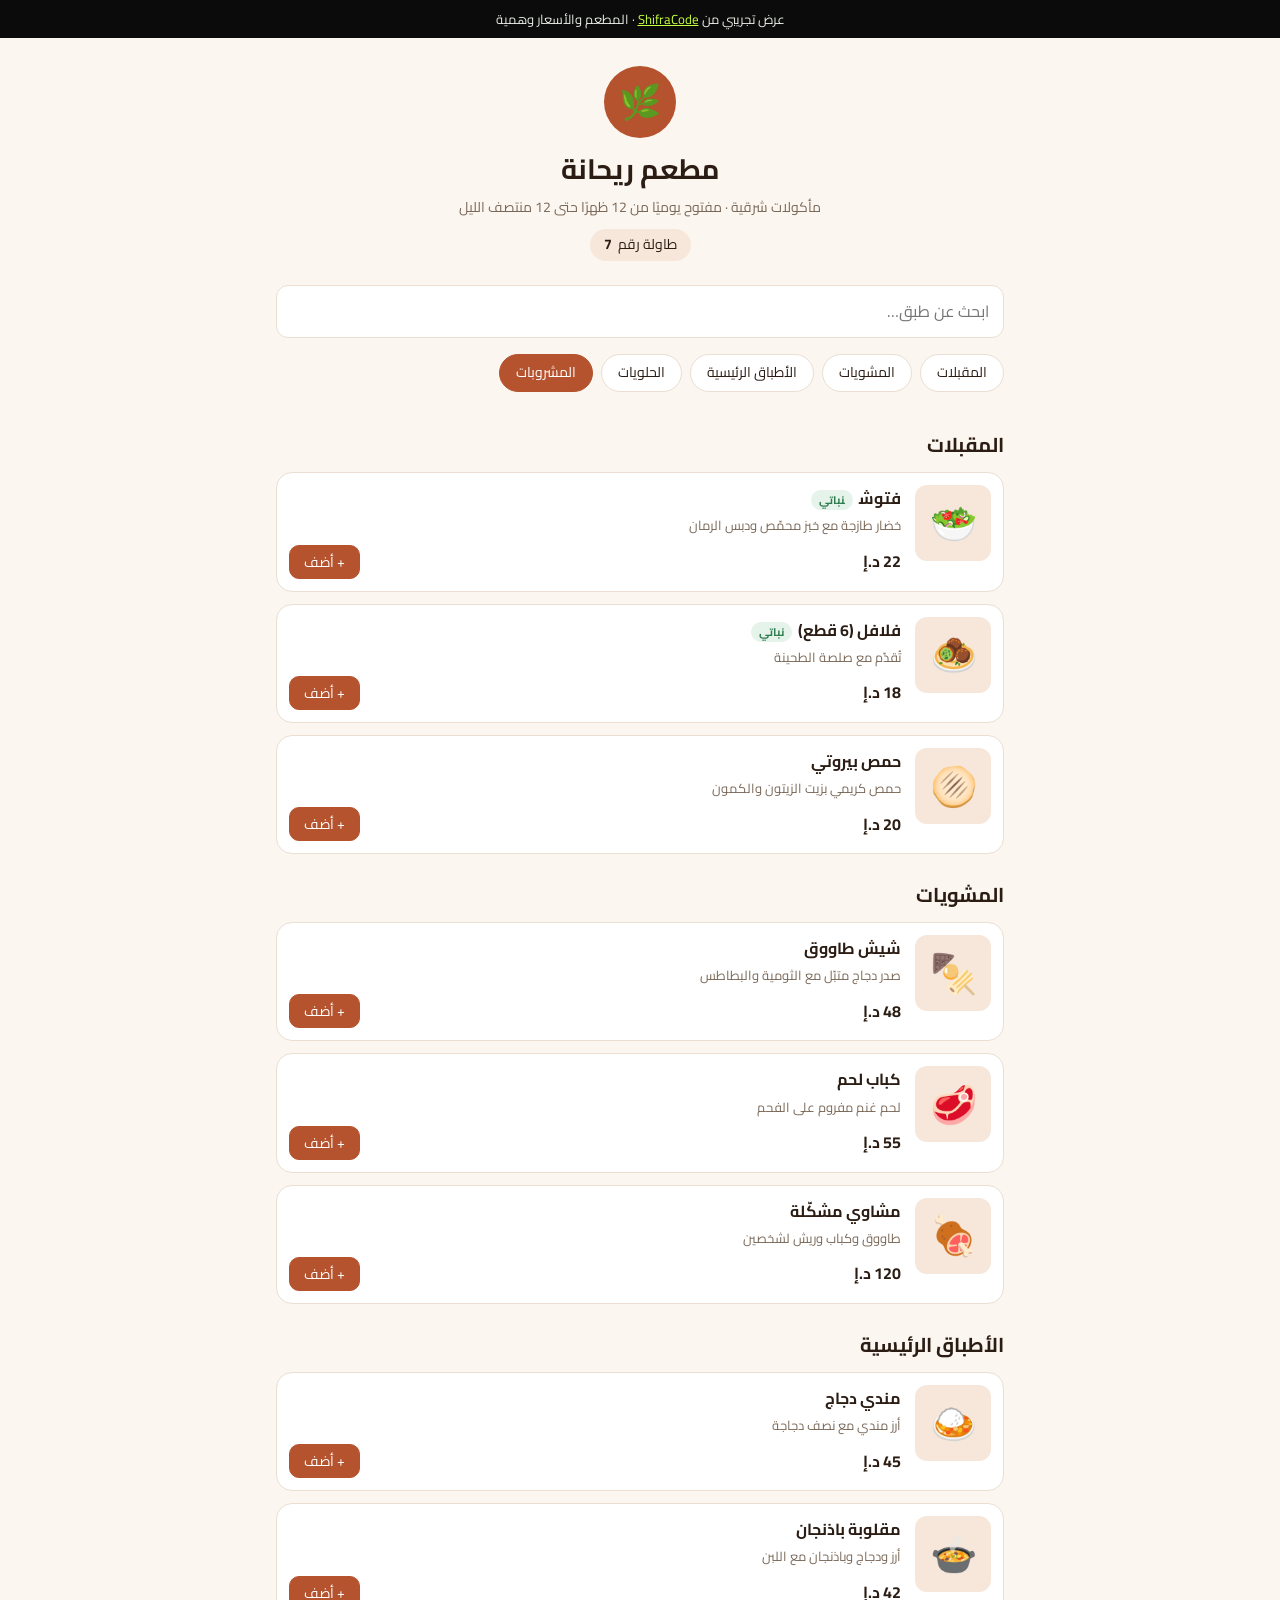
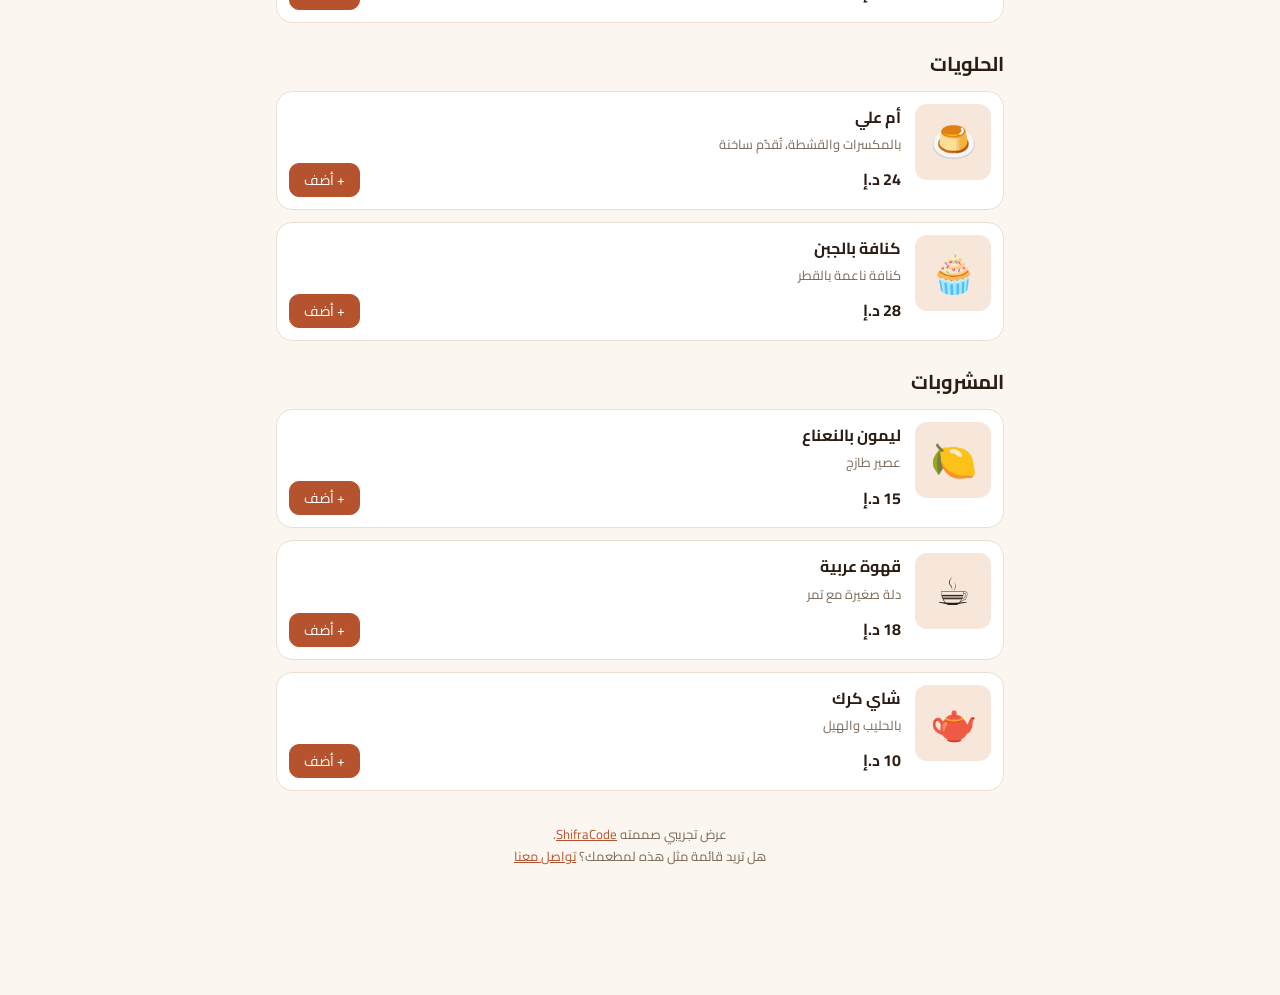
<file: demos/qr-menu/index.html>
<!doctype html>
<html lang="ar" dir="rtl">
<head>
  <meta charset="utf-8">
  <meta name="viewport" content="width=device-width, initial-scale=1">
  <title>مطعم ريحانة | قائمة الطعام (عرض تجريبي)</title>
  <meta name="description" content="عرض تجريبي لقائمة طعام رقمية (QR) من تصميم ShifraCode.">
  <meta name="robots" content="noindex">
  <link rel="preconnect" href="https://fonts.googleapis.com">
  <link rel="preconnect" href="https://fonts.gstatic.com" crossorigin>
  <link href="https://fonts.googleapis.com/css2?family=Cairo:wght@400;600;700;800&display=swap" rel="stylesheet">
  <style>
    :root {
      --bg: #fbf6ef; --card: #ffffff; --ink: #2b1d14; --muted: #7a6858; --line: #eadfd2;
      --brand: #b5532f; --brand-dark: #8f3f22; --soft: #f6e7da; --ok: #2f7d4f;
    }
    * { box-sizing: border-box; }
    body { margin: 0; background: var(--bg); color: var(--ink); font-family: "Cairo", system-ui, sans-serif; line-height: 1.7; padding-bottom: 96px; }
    button { font: inherit; cursor: pointer; }
    .demo-bar { background: #0a0b0a; color: #e9ece6; font-size: 13px; text-align: center; padding: 8px 16px; }
    .demo-bar a { color: #c6ff3d; }
    .wrap { max-width: 760px; margin: 0 auto; padding: 0 16px; }

    .top { text-align: center; padding: 28px 0 16px; }
    .logo { width: 72px; height: 72px; border-radius: 50%; background: var(--brand); color: #fff; display: grid; place-items: center; font-size: 34px; margin: 0 auto 8px; }
    .top h1 { margin: 0; font-size: 28px; }
    .top p { margin: 2px 0 0; color: var(--muted); font-size: 14px; }
    .table-no { display: inline-flex; gap: 6px; align-items: center; margin-top: 10px; background: var(--soft); border-radius: 999px; padding: 4px 14px; font-size: 14px; }

    .search { width: 100%; border: 1px solid var(--line); border-radius: 12px; padding: 12px 14px; font: inherit; background: var(--card); margin: 8px 0 4px; }
    .search:focus-visible { outline: 2px solid var(--brand); outline-offset: 1px; }

    .tabs { position: sticky; top: 0; z-index: 5; background: var(--bg); display: flex; gap: 8px; overflow-x: auto; padding: 12px 0; scrollbar-width: none; }
    .tabs::-webkit-scrollbar { display: none; }
    .tab { flex: 0 0 auto; border: 1px solid var(--line); background: var(--card); color: var(--ink); border-radius: 999px; padding: 6px 16px; font-size: 14px; }
    .tab[aria-current="true"] { background: var(--brand); border-color: var(--brand); color: #fff; }

    .cat-title { font-size: 20px; margin: 24px 0 10px; scroll-margin-top: 70px; }
    .items { display: grid; gap: 12px; }
    .item { display: grid; grid-template-columns: 76px 1fr; gap: 14px; background: var(--card); border: 1px solid var(--line); border-radius: 16px; padding: 12px; }
    .thumb { width: 76px; height: 76px; border-radius: 12px; background: var(--soft); display: grid; place-items: center; font-size: 38px; }
    .item h3 { margin: 0; font-size: 16px; }
    .item p { margin: 2px 0 8px; color: var(--muted); font-size: 13px; }
    .row { display: flex; align-items: center; justify-content: space-between; gap: 8px; }
    .price { font-weight: 700; }
    .tag { font-size: 11px; color: var(--ok); background: #e5f3ea; border-radius: 999px; padding: 0 8px; margin-inline-start: 6px; }
    .qty { display: inline-flex; align-items: center; gap: 4px; }
    .qty button { width: 34px; height: 34px; border-radius: 10px; border: 1px solid var(--line); background: var(--card); font-size: 18px; line-height: 1; }
    .qty .add { background: var(--brand); border-color: var(--brand); color: #fff; width: auto; padding: 0 14px; font-size: 14px; }
    .qty span { min-width: 22px; text-align: center; font-weight: 700; }
    .empty-search { text-align: center; color: var(--muted); padding: 32px 0; display: none; }

    .cart-bar { position: fixed; inset: auto 0 0 0; z-index: 10; padding: 12px 16px; background: linear-gradient(transparent, var(--bg) 30%); display: none; }
    .cart-bar button { width: 100%; max-width: 728px; margin: 0 auto; display: flex; justify-content: space-between; align-items: center; background: var(--brand); color: #fff; border: 0; border-radius: 14px; padding: 14px 18px; font-weight: 700; font-size: 16px; }
    .cart-bar button:hover { background: var(--brand-dark); }

    dialog { border: 0; border-radius: 20px 20px 0 0; padding: 0; width: 100%; max-width: 760px; margin: auto auto 0; max-height: 88vh; }
    dialog::backdrop { background: rgba(43, 29, 20, .45); }
    .sheet { padding: 20px 16px 24px; }
    .sheet h2 { margin: 0 0 12px; font-size: 20px; }
    .line { display: flex; justify-content: space-between; gap: 12px; padding: 8px 0; border-bottom: 1px dashed var(--line); font-size: 15px; }
    .total { display: flex; justify-content: space-between; font-weight: 800; font-size: 18px; margin: 12px 0; }
    label { display: block; font-size: 14px; color: var(--muted); margin: 10px 0 4px; }
    textarea, input[type="number"] { width: 100%; border: 1px solid var(--line); border-radius: 12px; padding: 10px 12px; font: inherit; }
    .actions { display: grid; gap: 8px; margin-top: 16px; }
    .btn { border: 0; border-radius: 14px; padding: 14px; font-weight: 700; font-size: 16px; }
    .btn--wa { background: #1fa855; color: #fff; }
    .btn--ghost { background: var(--soft); color: var(--ink); }
    .note { font-size: 12px; color: var(--muted); text-align: center; margin-top: 10px; }

    footer { text-align: center; color: var(--muted); font-size: 13px; padding: 32px 16px; }
    footer a { color: var(--brand); }
  </style>
</head>
<body>
  <div class="demo-bar">عرض تجريبي من <a href="https://shifracode.github.io/">ShifraCode</a> · المطعم والأسعار وهمية</div>

  <div class="wrap">
    <header class="top">
      <div class="logo" aria-hidden="true">🌿</div>
      <h1>مطعم ريحانة</h1>
      <p>مأكولات شرقية · مفتوح يوميًا من 12 ظهرًا حتى 12 منتصف الليل</p>
      <div class="table-no">طاولة رقم <b id="tableNo">7</b></div>
    </header>

    <input class="search" id="search" type="search" placeholder="ابحث عن طبق…" aria-label="ابحث في القائمة">
    <nav class="tabs" id="tabs" aria-label="أقسام القائمة"></nav>
    <main id="menu"></main>
    <p class="empty-search" id="emptySearch">لا توجد أطباق بهذا الاسم.</p>
  </div>

  <div class="cart-bar" id="cartBar">
    <button type="button" id="openCart"><span>عرض الطلب (<span id="cartCount">0</span>)</span><span id="cartTotal">0 د.إ</span></button>
  </div>

  <dialog id="cart" aria-labelledby="cartTitle">
    <div class="sheet">
      <h2 id="cartTitle">طلبك</h2>
      <div id="cartLines"></div>
      <div class="total"><span>الإجمالي</span><span id="cartSum"></span></div>
      <label for="notes">ملاحظات للمطبخ (اختياري)</label>
      <textarea id="notes" rows="2" placeholder="مثال: بدون بصل"></textarea>
      <div class="actions">
        <button class="btn btn--wa" type="button" id="sendOrder">إرسال الطلب عبر واتساب</button>
        <button class="btn btn--ghost" type="button" id="closeCart">متابعة الاختيار</button>
      </div>
      <p class="note">في العرض التجريبي يفتح واتساب برسالة الطلب جاهزة، وتختار أنت جهة الإرسال.</p>
    </div>
  </dialog>

  <footer>
    عرض تجريبي صممته <a href="https://shifracode.github.io/">ShifraCode</a>.
    <br>هل تريد قائمة مثل هذه لمطعمك؟ <a href="https://shifracode.github.io/#contact">تواصل معنا</a>
  </footer>

  <script>
    // ===== بيانات القائمة (عدّلها بسهولة) =====
    const CURRENCY = "د.إ";
    const MENU = [
      { id: "starters", name: "المقبلات", items: [
        { id: 1, icon: "🥗", name: "فتوش", desc: "خضار طازجة مع خبز محمّص ودبس الرمان", price: 22, tag: "نباتي" },
        { id: 2, icon: "🧆", name: "فلافل (6 قطع)", desc: "تُقدّم مع صلصة الطحينة", price: 18, tag: "نباتي" },
        { id: 3, icon: "🫓", name: "حمص بيروتي", desc: "حمص كريمي بزيت الزيتون والكمون", price: 20 },
      ]},
      { id: "grills", name: "المشويات", items: [
        { id: 4, icon: "🍢", name: "شيش طاووق", desc: "صدر دجاج متبّل مع الثومية والبطاطس", price: 48 },
        { id: 5, icon: "🥩", name: "كباب لحم", desc: "لحم غنم مفروم على الفحم", price: 55 },
        { id: 6, icon: "🍖", name: "مشاوي مشكّلة", desc: "طاووق وكباب وريش لشخصين", price: 120 },
      ]},
      { id: "mains", name: "الأطباق الرئيسية", items: [
        { id: 7, icon: "🍛", name: "مندي دجاج", desc: "أرز مندي مع نصف دجاجة", price: 45 },
        { id: 8, icon: "🍲", name: "مقلوبة باذنجان", desc: "أرز ودجاج وباذنجان مع اللبن", price: 42 },
      ]},
      { id: "desserts", name: "الحلويات", items: [
        { id: 9, icon: "🍮", name: "أم علي", desc: "بالمكسرات والقشطة، تُقدّم ساخنة", price: 24 },
        { id: 10, icon: "🧁", name: "كنافة بالجبن", desc: "كنافة ناعمة بالقطر", price: 28 },
      ]},
      { id: "drinks", name: "المشروبات", items: [
        { id: 11, icon: "🍋", name: "ليمون بالنعناع", desc: "عصير طازج", price: 15 },
        { id: 12, icon: "☕", name: "قهوة عربية", desc: "دلة صغيرة مع تمر", price: 18 },
        { id: 13, icon: "🫖", name: "شاي كرك", desc: "بالحليب والهيل", price: 10 },
      ]},
    ];

    const cart = new Map(); // id -> qty
    const allItems = MENU.flatMap((c) => c.items);
    const money = (n) => n.toLocaleString("ar-u-nu-latn") + " " + CURRENCY;

    // رقم الطاولة من الرابط (مثال: ?table=12) — كل طاولة لها QR مختلف
    const table = new URLSearchParams(location.search).get("table");
    if (table) document.getElementById("tableNo").textContent = table;

    // ===== رسم القائمة =====
    const tabs = document.getElementById("tabs");
    const menuEl = document.getElementById("menu");
    tabs.innerHTML = MENU.map((c, i) => `<button class="tab" type="button" data-cat="${c.id}" aria-current="${i === 0}">${c.name}</button>`).join("");
    menuEl.innerHTML = MENU.map((c) => `
      <section data-section="${c.id}">
        <h2 class="cat-title" id="cat-${c.id}">${c.name}</h2>
        <div class="items">${c.items.map(itemHTML).join("")}</div>
      </section>`).join("");

    function itemHTML(it) {
      return `<article class="item" data-item="${it.id}" data-name="${it.name} ${it.desc}">
        <div class="thumb" aria-hidden="true">${it.icon}</div>
        <div>
          <h3>${it.name}${it.tag ? `<span class="tag">${it.tag}</span>` : ""}</h3>
          <p>${it.desc}</p>
          <div class="row"><span class="price">${money(it.price)}</span><span class="qty" data-qty="${it.id}"></span></div>
        </div>
      </article>`;
    }

    function renderQty(id) {
      const q = cart.get(id) || 0;
      const box = document.querySelector(`[data-qty="${id}"]`);
      const name = allItems.find((i) => i.id === id).name;
      box.innerHTML = q === 0
        ? `<button class="add" type="button" data-plus="${id}" aria-label="أضف ${name}">+ أضف</button>`
        : `<button type="button" data-minus="${id}" aria-label="أنقص ${name}">−</button><span aria-live="polite">${q}</span><button type="button" data-plus="${id}" aria-label="زد ${name}">+</button>`;
    }
    allItems.forEach((i) => renderQty(i.id));

    function updateCartBar() {
      let count = 0, sum = 0;
      cart.forEach((q, id) => { count += q; sum += q * allItems.find((i) => i.id === id).price; });
      document.getElementById("cartBar").style.display = count ? "block" : "none";
      document.getElementById("cartCount").textContent = count;
      document.getElementById("cartTotal").textContent = money(sum);
      return sum;
    }

    menuEl.addEventListener("click", (e) => {
      const plus = e.target.closest("[data-plus]");
      const minus = e.target.closest("[data-minus]");
      if (!plus && !minus) return;
      const id = Number((plus || minus).dataset.plus || (plus || minus).dataset.minus);
      const q = (cart.get(id) || 0) + (plus ? 1 : -1);
      q > 0 ? cart.set(id, q) : cart.delete(id);
      renderQty(id);
      updateCartBar();
    });

    // ===== الأقسام والبحث =====
    tabs.addEventListener("click", (e) => {
      const b = e.target.closest("[data-cat]");
      if (!b) return;
      document.getElementById("cat-" + b.dataset.cat).scrollIntoView({ behavior: "smooth" });
    });
    const observer = new IntersectionObserver((entries) => {
      entries.forEach((en) => {
        if (!en.isIntersecting) return;
        tabs.querySelectorAll(".tab").forEach((t) => t.setAttribute("aria-current", t.dataset.cat === en.target.dataset.section));
      });
    }, { rootMargin: "-80px 0px -60% 0px" });
    document.querySelectorAll("[data-section]").forEach((s) => observer.observe(s));

    document.getElementById("search").addEventListener("input", (e) => {
      const q = e.target.value.trim();
      let shown = 0;
      document.querySelectorAll("[data-section]").forEach((sec) => {
        let any = false;
        sec.querySelectorAll("[data-item]").forEach((it) => {
          const ok = !q || it.dataset.name.includes(q);
          it.hidden = !ok; if (ok) { any = true; shown++; }
        });
        sec.hidden = !any;
      });
      document.getElementById("emptySearch").style.display = shown ? "none" : "block";
    });

    // ===== سلة الطلب =====
    const dlg = document.getElementById("cart");
    document.getElementById("openCart").addEventListener("click", () => {
      const lines = [...cart].map(([id, q]) => {
        const it = allItems.find((i) => i.id === id);
        return `<div class="line"><span>${q} × ${it.name}</span><span>${money(q * it.price)}</span></div>`;
      }).join("");
      document.getElementById("cartLines").innerHTML = lines;
      document.getElementById("cartSum").textContent = money(updateCartBar());
      dlg.showModal();
    });
    document.getElementById("closeCart").addEventListener("click", () => dlg.close());
    dlg.addEventListener("click", (e) => { if (e.target === dlg) dlg.close(); });

    document.getElementById("sendOrder").addEventListener("click", () => {
      const tableNo = document.getElementById("tableNo").textContent;
      const notes = document.getElementById("notes").value.trim();
      const lines = [...cart].map(([id, q]) => `- ${q} × ${allItems.find((i) => i.id === id).name}`);
      const text = `طلب جديد من طاولة ${tableNo}:\n${lines.join("\n")}\nالإجمالي: ${money(updateCartBar())}` + (notes ? `\nملاحظات: ${notes}` : "");
      // في المطعم الحقيقي نضع رقم واتساب المطعم بعد wa.me/
      window.open("https://wa.me/?text=" + encodeURIComponent(text), "_blank", "noopener");
    });
  </script>
</body>
</html>
</file>
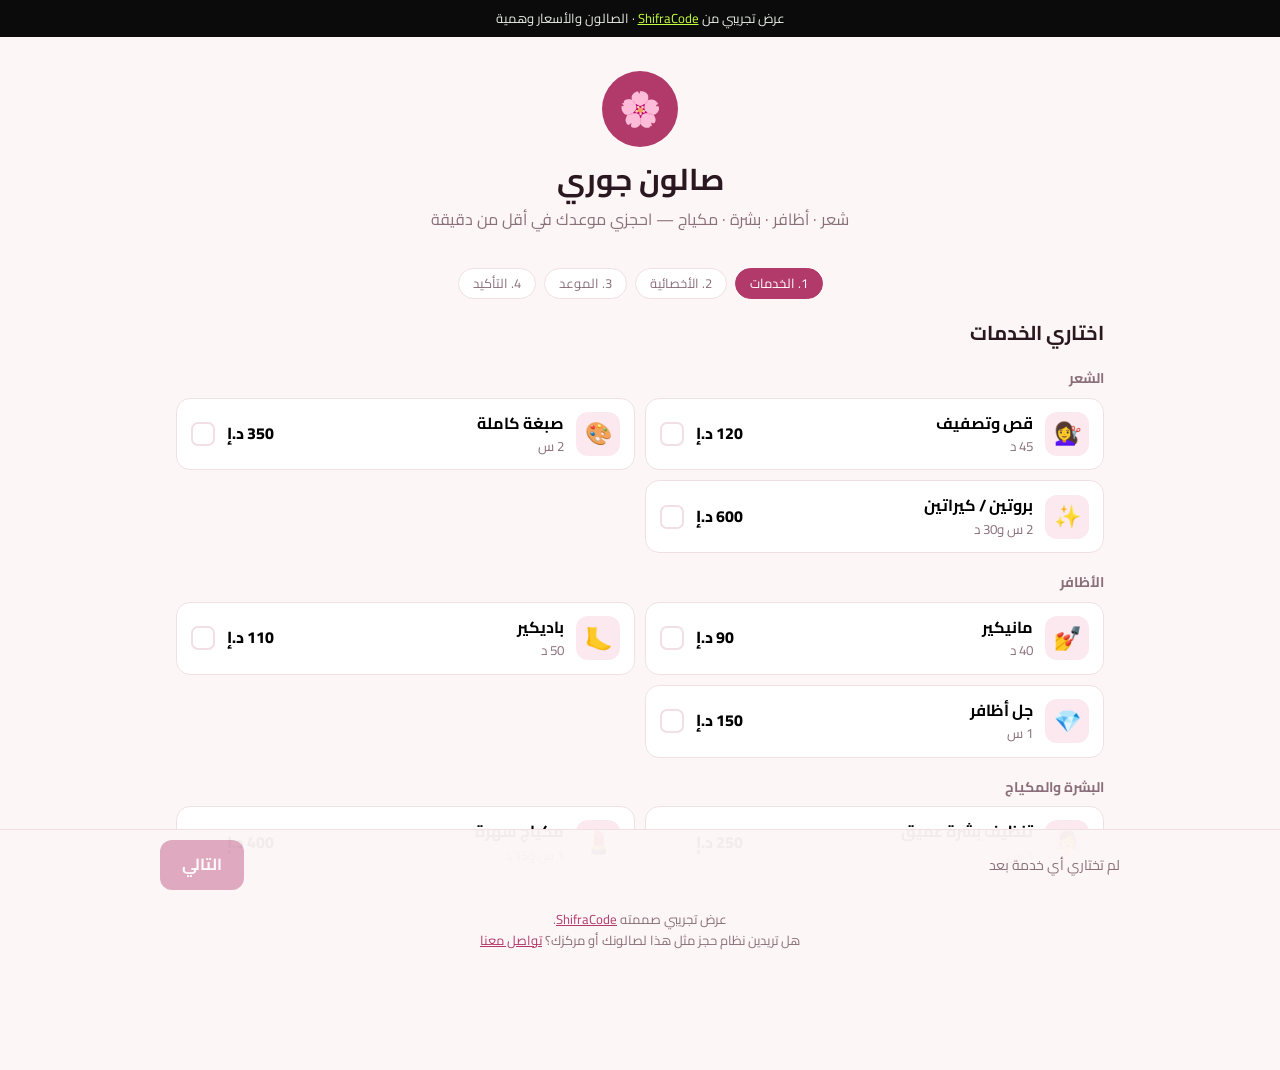
<file: demos/salon/index.html>
<!doctype html>
<html lang="ar" dir="rtl">
<head>
  <meta charset="utf-8">
  <meta name="viewport" content="width=device-width, initial-scale=1">
  <title>صالون جوري | احجزي موعدك (عرض تجريبي)</title>
  <meta name="description" content="عرض تجريبي لنظام حجز صالون تجميل من تصميم ShifraCode.">
  <meta name="robots" content="noindex">
  <link rel="preconnect" href="https://fonts.googleapis.com">
  <link rel="preconnect" href="https://fonts.gstatic.com" crossorigin>
  <link href="https://fonts.googleapis.com/css2?family=Cairo:wght@400;600;700;800&display=swap" rel="stylesheet">
  <style>
    :root { --bg: #fdf6f7; --card: #fff; --ink: #2a1720; --muted: #8a6f7b; --line: #f1dfe4; --brand: #b23a6b; --brand-dark: #8f2c55; --soft: #fbe9ef; --err: #b42318; --ok: #2f7d4f; }
    * { box-sizing: border-box; }
    body { margin: 0; background: var(--bg); color: var(--ink); font-family: "Cairo", system-ui, sans-serif; line-height: 1.6; padding-bottom: 90px; }
    button { font: inherit; cursor: pointer; }
    .demo-bar { background: #0a0b0a; color: #e9ece6; font-size: 13px; text-align: center; padding: 8px 16px; }
    .demo-bar a { color: #c6ff3d; }
    .wrap { max-width: 960px; margin: 0 auto; padding: 0 16px; }
    .hero { text-align: center; padding: 34px 0 18px; }
    .logo { width: 76px; height: 76px; border-radius: 50%; background: var(--brand); color: #fff; display: grid; place-items: center; font-size: 34px; margin: 0 auto 8px; }
    .hero h1 { margin: 0; font-size: 30px; }
    .hero p { margin: 4px 0 0; color: var(--muted); }

    .steps { display: flex; justify-content: center; gap: 8px; margin: 18px 0; flex-wrap: wrap; }
    .stepper { font-size: 13px; color: var(--muted); background: var(--card); border: 1px solid var(--line); border-radius: 999px; padding: 4px 14px; }
    .stepper[aria-current="step"] { background: var(--brand); color: #fff; border-color: var(--brand); }
    .stepper.done { background: var(--soft); color: var(--brand-dark); border-color: var(--soft); }
    h2 { font-size: 20px; margin: 0 0 12px; }
    .cat { font-weight: 700; color: var(--muted); margin: 18px 0 8px; font-size: 14px; }
    .services { display: grid; grid-template-columns: repeat(2, 1fr); gap: 10px; }
    .svc { display: flex; align-items: center; gap: 12px; text-align: start; background: var(--card); border: 1px solid var(--line); border-radius: 14px; padding: 12px 14px; }
    .svc .ic { width: 44px; height: 44px; border-radius: 12px; background: var(--soft); display: grid; place-items: center; font-size: 22px; flex-shrink: 0; }
    .svc .t { flex: 1; }
    .svc small { display: block; color: var(--muted); }
    .svc .pr { font-weight: 800; white-space: nowrap; }
    .svc .ck { width: 24px; height: 24px; border-radius: 7px; border: 2px solid var(--line); display: grid; place-items: center; color: #fff; font-size: 14px; flex-shrink: 0; }
    .svc[aria-pressed="true"] { border-color: var(--brand); box-shadow: inset 0 0 0 1px var(--brand); }
    .svc[aria-pressed="true"] .ck { background: var(--brand); border-color: var(--brand); }

    .staff { display: grid; grid-template-columns: repeat(4, 1fr); gap: 10px; }
    .st { background: var(--card); border: 1px solid var(--line); border-radius: 16px; padding: 14px 8px; text-align: center; }
    .st .av { width: 56px; height: 56px; border-radius: 50%; background: var(--soft); display: grid; place-items: center; font-size: 28px; margin: 0 auto 6px; }
    .st small { display: block; color: var(--muted); font-size: 12px; }
    .st[aria-pressed="true"] { border-color: var(--brand); background: var(--soft); box-shadow: inset 0 0 0 1px var(--brand); }

    .days { display: flex; gap: 8px; overflow-x: auto; padding: 4px 0 8px; }
    .day { flex: 0 0 auto; min-width: 74px; text-align: center; background: var(--card); border: 1px solid var(--line); border-radius: 14px; padding: 8px; }
    .day b { display: block; font-size: 19px; }
    .day[aria-pressed="true"] { background: var(--brand); color: #fff; border-color: var(--brand); }
    .slots { display: grid; grid-template-columns: repeat(auto-fill, minmax(84px, 1fr)); gap: 8px; margin-top: 12px; }
    .slot { background: var(--card); border: 1px solid var(--line); border-radius: 10px; padding: 8px 0; }
    .slot[aria-pressed="true"] { background: var(--brand); color: #fff; border-color: var(--brand); }
    .slot:disabled { text-decoration: line-through; color: #c9b3bd; cursor: not-allowed; background: var(--bg); }

    .field { margin-bottom: 12px; }
    .field label { display: block; font-weight: 600; margin-bottom: 4px; }
    .field input { width: 100%; border: 1px solid var(--line); border-radius: 12px; padding: 12px; font: inherit; }
    .field input[aria-invalid="true"] { border-color: var(--err); }
    .err { color: var(--err); font-size: 13px; min-height: 18px; }
    .summary { background: var(--card); border: 1px solid var(--line); border-radius: 16px; padding: 14px 16px; margin-bottom: 14px; }
    .summary .rowx { display: flex; justify-content: space-between; gap: 10px; padding: 3px 0; }
    .summary .tot { font-weight: 800; border-top: 1px dashed var(--line); margin-top: 6px; padding-top: 8px; }

    .bar { position: fixed; inset: auto 0 0 0; z-index: 10; background: rgba(253, 246, 247, .96); border-top: 1px solid var(--line); padding: 10px 16px; }
    .bar .wrap { display: flex; align-items: center; justify-content: space-between; gap: 10px; padding: 0; }
    .bar .info { font-size: 14px; color: var(--muted); }
    .bar .info b { color: var(--ink); font-size: 17px; }
    .btns { display: flex; gap: 8px; }
    .btn { border: 0; border-radius: 12px; padding: 11px 22px; font-weight: 700; }
    .btn--main { background: var(--brand); color: #fff; }
    .btn--main:disabled { opacity: .4; cursor: not-allowed; }
    .btn--ghost { background: var(--card); border: 1px solid var(--line); color: var(--ink); }
    .done { text-align: center; padding: 20px 0; }
    .done .ok { width: 76px; height: 76px; border-radius: 50%; background: #e6f4ec; color: var(--ok); display: grid; place-items: center; font-size: 36px; margin: 0 auto 12px; }
    .note { color: var(--muted); font-size: 13px; }
    footer { text-align: center; color: var(--muted); font-size: 13px; padding: 30px 16px; }
    footer a { color: var(--brand); }
    [hidden] { display: none !important; }
    @media (max-width: 700px) { .services { grid-template-columns: 1fr; } .staff { grid-template-columns: repeat(2, 1fr); } }
  </style>
</head>
<body>
  <div class="demo-bar">عرض تجريبي من <a href="https://shifracode.github.io/">ShifraCode</a> · الصالون والأسعار وهمية</div>

  <main class="wrap">
    <header class="hero">
      <div class="logo" aria-hidden="true">🌸</div>
      <h1>صالون جوري</h1>
      <p>شعر · أظافر · بشرة · مكياج — احجزي موعدك في أقل من دقيقة</p>
    </header>

    <div class="steps" id="steps">
      <span class="stepper" data-step="1">1. الخدمات</span>
      <span class="stepper" data-step="2">2. الأخصائية</span>
      <span class="stepper" data-step="3">3. الموعد</span>
      <span class="stepper" data-step="4">4. التأكيد</span>
    </div>

    <section data-pane="1"><h2>اختاري الخدمات</h2><div id="services"></div></section>
    <section data-pane="2" hidden><h2>اختاري الأخصائية</h2><div class="staff" id="staff"></div></section>
    <section data-pane="3" hidden><h2>اختاري اليوم والوقت</h2><div class="days" id="days"></div><div class="slots" id="slots"></div></section>
    <section data-pane="4" hidden>
      <h2>تأكيد الحجز</h2>
      <div class="summary" id="summary"></div>
      <form id="form" novalidate>
        <div class="field"><label for="name">الاسم</label><input id="name" autocomplete="name"><div class="err" id="nameErr"></div></div>
        <div class="field"><label for="phone">رقم الجوال</label><input id="phone" type="tel" inputmode="tel" autocomplete="tel" dir="ltr" style="text-align:right" placeholder="0501234567"><div class="err" id="phoneErr"></div></div>
        <p class="note">الدفع في الصالون · يمكنك الإلغاء مجانًا قبل الموعد بـ 6 ساعات · عرض تجريبي: لا يتم حفظ أي بيانات.</p>
      </form>
    </section>
    <section data-pane="5" hidden>
      <div class="done" role="status"><div class="ok" aria-hidden="true">✓</div><h2>تم تأكيد موعدك</h2><p id="doneText"></p><p>رقم الحجز: <b dir="ltr" id="code"></b></p><button class="btn btn--ghost" type="button" id="again">حجز موعد آخر</button></div>
    </section>
  </main>

  <div class="bar" id="bar">
    <div class="wrap">
      <div class="info" id="barInfo">لم تختاري أي خدمة بعد</div>
      <div class="btns"><button class="btn btn--ghost" type="button" id="back">رجوع</button><button class="btn btn--main" type="button" id="next" disabled>التالي</button></div>
    </div>
  </div>

  <footer>
    عرض تجريبي صممته <a href="https://shifracode.github.io/">ShifraCode</a>.
    <br>هل تريدين نظام حجز مثل هذا لصالونك أو مركزك؟ <a href="https://shifracode.github.io/#contact">تواصل معنا</a>
  </footer>

  <script>
    // ===== الخدمات والأخصائيات (عدّلها بسهولة) =====
    const SERVICES = [
      { cat: "الشعر", items: [{ id: 1, ic: "💇‍♀️", n: "قص وتصفيف", min: 45, p: 120 }, { id: 2, ic: "🎨", n: "صبغة كاملة", min: 120, p: 350 }, { id: 3, ic: "✨", n: "بروتين / كيراتين", min: 150, p: 600 }] },
      { cat: "الأظافر", items: [{ id: 4, ic: "💅", n: "مانيكير", min: 40, p: 90 }, { id: 5, ic: "🦶", n: "باديكير", min: 50, p: 110 }, { id: 6, ic: "💎", n: "جل أظافر", min: 60, p: 150 }] },
      { cat: "البشرة والمكياج", items: [{ id: 7, ic: "🧖‍♀️", n: "تنظيف بشرة عميق", min: 60, p: 250 }, { id: 8, ic: "💄", n: "مكياج سهرة", min: 75, p: 400 }] },
    ];
    const STAFF = [
      { id: 0, ic: "🌟", n: "أي أخصائية", s: "أول موعد متاح" },
      { id: 1, ic: "👩", n: "ريم", s: "شعر وصبغات" },
      { id: 2, ic: "👩‍🦱", n: "لينا", s: "أظافر" },
      { id: 3, ic: "👩‍🦰", n: "دانة", s: "بشرة ومكياج" },
    ];
    const ALL = SERVICES.flatMap((c) => c.items);
    const st = { step: 1, svc: new Set(), staff: null, day: null, time: null };
    const $ = (id) => document.getElementById(id);
    const money = (n) => n.toLocaleString("en") + " د.إ";
    const dur = (m) => m >= 60 ? `${Math.floor(m / 60)} س${m % 60 ? " و" + (m % 60) + " د" : ""}` : m + " د";
    const sums = () => { const s = [...st.svc].map((id) => ALL.find((x) => x.id === id)); return { list: s, min: s.reduce((a, x) => a + x.min, 0), price: s.reduce((a, x) => a + x.p, 0) }; };

    $("services").innerHTML = SERVICES.map((c) => `<div class="cat">${c.cat}</div><div class="services">${c.items.map((s) => `
      <button class="svc" type="button" data-svc="${s.id}" aria-pressed="false"><span class="ic" aria-hidden="true">${s.ic}</span><span class="t"><b>${s.n}</b><small>${dur(s.min)}</small></span><span class="pr">${money(s.p)}</span><span class="ck" aria-hidden="true">✓</span></button>`).join("")}</div>`).join("");
    $("staff").innerHTML = STAFF.map((s) => `<button class="st" type="button" data-staff="${s.id}" aria-pressed="false"><span class="av" aria-hidden="true">${s.ic}</span><b>${s.n}</b><small>${s.s}</small></button>`).join("");
    const days = []; for (let i = 0; i < 9; i++) { const d = new Date(); d.setDate(d.getDate() + i); days.push(d); }
    const dname = (d, i) => i === 0 ? "اليوم" : i === 1 ? "غدًا" : d.toLocaleDateString("ar-u-nu-latn", { weekday: "long" });
    $("days").innerHTML = days.map((d, i) => `<button class="day" type="button" data-day="${i}" aria-pressed="false"><small>${dname(d, i)}</small><b>${d.getDate()}</b></button>`).join("");
    const HOURS = ["10:00", "11:00", "12:00", "13:00", "14:00", "15:00", "16:00", "17:00", "18:00", "19:00", "20:00", "21:00"];
    const taken = (i) => ((st.staff * 5 + st.day * 3 + i * 7) % 5) === 0;
    function renderSlots() {
      $("slots").innerHTML = st.day === null ? '<p class="note">اختاري اليوم أولًا.</p>' :
        HOURS.map((h, i) => `<button class="slot" type="button" data-time="${h}" aria-pressed="${st.time === h}" ${taken(i) ? `disabled aria-label="${h} محجوز"` : ""}>${h}</button>`).join("");
    }
    const press = (sel, attr, val) => document.querySelectorAll(sel).forEach((b) => b.setAttribute("aria-pressed", String(b.getAttribute(attr)) === String(val)));

    $("services").addEventListener("click", (e) => { const b = e.target.closest("[data-svc]"); if (!b) return; const id = Number(b.dataset.svc); st.svc.has(id) ? st.svc.delete(id) : st.svc.add(id); b.setAttribute("aria-pressed", st.svc.has(id)); sync(); });
    $("staff").addEventListener("click", (e) => { const b = e.target.closest("[data-staff]"); if (!b) return; st.staff = Number(b.dataset.staff); st.time = null; press("[data-staff]", "data-staff", st.staff); sync(); });
    $("days").addEventListener("click", (e) => { const b = e.target.closest("[data-day]"); if (!b) return; st.day = Number(b.dataset.day); st.time = null; press("[data-day]", "data-day", st.day); renderSlots(); sync(); });
    $("slots").addEventListener("click", (e) => { const b = e.target.closest("[data-time]"); if (!b || b.disabled) return; st.time = b.dataset.time; press("[data-time]", "data-time", st.time); sync(); });

    function sync() {
      const s = sums();
      $("barInfo").innerHTML = s.list.length ? `${s.list.length === 1 ? "خدمة واحدة" : s.list.length === 2 ? "خدمتان" : s.list.length + " خدمات"} ·${dur(s.min)} · <b>${money(s.price)}</b>` : "لم تختاري أي خدمة بعد";
      const ok = { 1: s.list.length > 0, 2: st.staff !== null, 3: st.time !== null, 4: true }[st.step];
      $("next").disabled = !ok;
    }
    function show(n) {
      st.step = n;
      document.querySelectorAll("[data-pane]").forEach((p) => p.hidden = Number(p.dataset.pane) !== n);
      document.querySelectorAll(".stepper").forEach((x) => { const k = Number(x.dataset.step); x.classList.toggle("done", k < n); k === n ? x.setAttribute("aria-current", "step") : x.removeAttribute("aria-current"); });
      $("bar").hidden = n === 5; $("back").style.visibility = n === 1 ? "hidden" : "visible";
      $("next").textContent = n === 4 ? "تأكيد الحجز" : "التالي";
      if (n === 3) renderSlots();
      if (n === 4) {
        const s = sums(), staff = STAFF.find((x) => x.id === st.staff);
        $("summary").innerHTML = s.list.map((x) => `<div class="rowx"><span>${x.n}</span><span>${money(x.p)}</span></div>`).join("") +
          `<div class="rowx"><span>الأخصائية</span><span>${staff.n}</span></div><div class="rowx"><span>الموعد</span><span>${dname(days[st.day], st.day)} · ${st.time}</span></div><div class="rowx"><span>المدة</span><span>${dur(s.min)}</span></div><div class="rowx tot"><span>الإجمالي</span><span>${money(s.price)}</span></div>`;
      }
      sync(); window.scrollTo({ top: 0, behavior: matchMedia("(prefers-reduced-motion: reduce)").matches ? "auto" : "smooth" });
    }
    const rules = { name: (v) => v.trim().length >= 3 ? "" : "اكتبي اسمك.", phone: (v) => /^0?5\d{8}$/.test(v.replace(/\s/g, "")) ? "" : "اكتبي رقم جوال صحيحًا، مثل 0501234567." };
    const check = (id) => { const m = rules[id]($(id).value); $(id + "Err").textContent = m; $(id).setAttribute("aria-invalid", m ? "true" : "false"); return !m; };
    Object.keys(rules).forEach((id) => { $(id).addEventListener("blur", () => check(id)); $(id).addEventListener("input", () => { if ($(id).getAttribute("aria-invalid") === "true") check(id); }); });

    $("back").onclick = () => show(st.step - 1);
    $("next").onclick = () => {
      if (st.step < 4) return show(st.step + 1);
      const ok = Object.keys(rules).map(check);
      if (ok.includes(false)) { $(Object.keys(rules)[ok.indexOf(false)]).focus(); return; }
      const staff = STAFF.find((x) => x.id === st.staff);
      $("doneText").textContent = `بانتظارك يا ${$("name").value.trim().split(" ")[0]} ${dname(days[st.day], st.day)} الساعة ${st.time} مع ${staff.n}. سيصلك تذكير على واتساب قبل الموعد.`;
      $("code").textContent = "JR-" + (2000 + st.day * 37 + st.svc.size * 11);
      show(5);
    };
    $("form").addEventListener("submit", (e) => { e.preventDefault(); $("next").click(); });
    $("again").onclick = () => { Object.assign(st, { svc: new Set(), staff: null, day: null, time: null }); press("[data-svc]", "x", 1); press("[data-staff]", "x", 1); press("[data-day]", "x", 1); show(1); };
    show(1);
  </script>
</body>
</html>
</file>
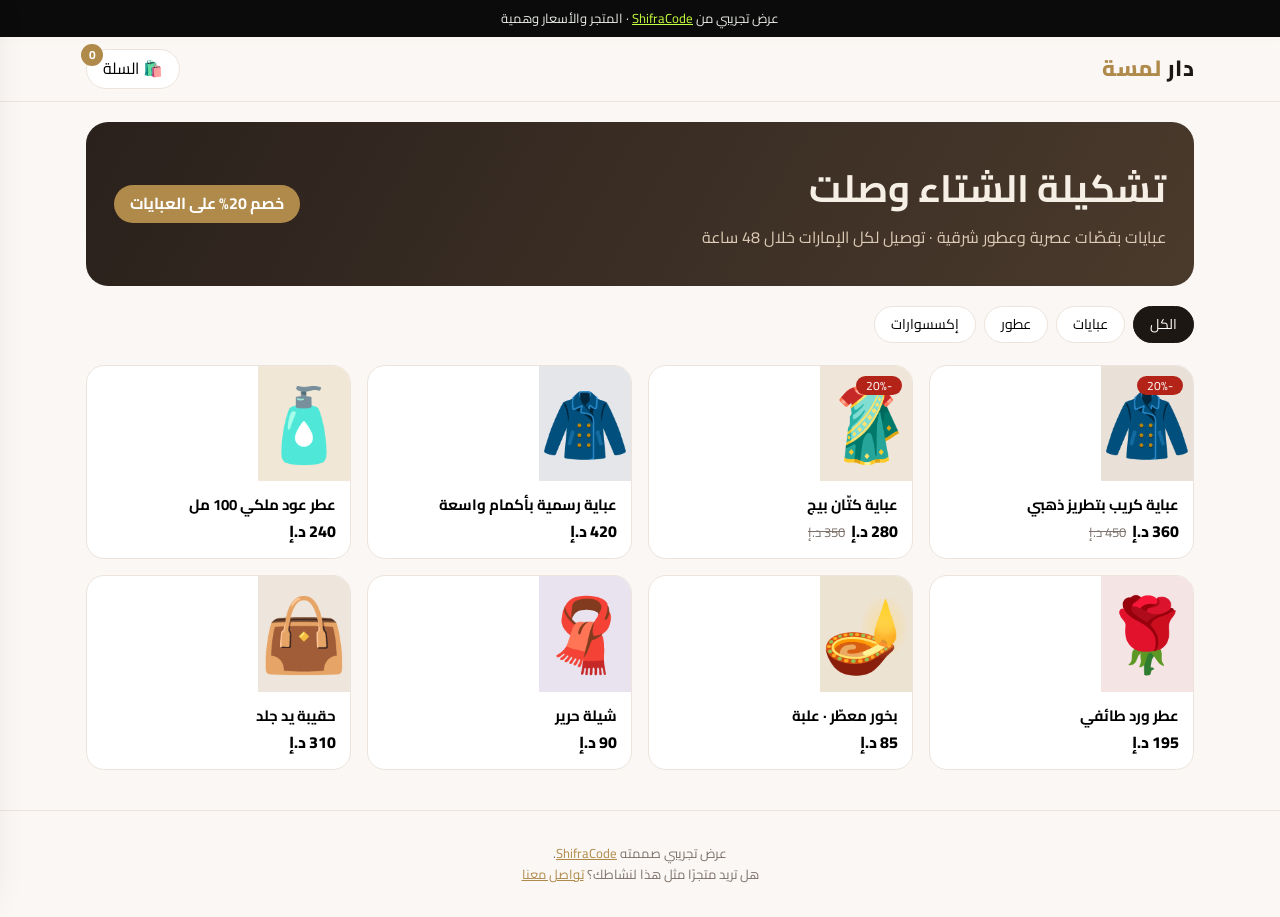
<file: demos/store/index.html>
<!doctype html>
<html lang="ar" dir="rtl">
<head>
  <meta charset="utf-8">
  <meta name="viewport" content="width=device-width, initial-scale=1">
  <title>دار لمسة | عبايات وعطور (عرض تجريبي)</title>
  <meta name="description" content="عرض تجريبي لمتجر إلكتروني من تصميم ShifraCode.">
  <meta name="robots" content="noindex">
  <link rel="preconnect" href="https://fonts.googleapis.com">
  <link rel="preconnect" href="https://fonts.gstatic.com" crossorigin>
  <link href="https://fonts.googleapis.com/css2?family=Cairo:wght@400;600;700;800&display=swap" rel="stylesheet">
  <style>
    :root { --bg: #faf7f4; --card: #fff; --ink: #1d1714; --muted: #7d726b; --line: #ece4dc; --brand: #1d1714; --gold: #b08a4a; --soft: #f3ece4; --err: #b42318; --ok: #2f7d4f; }
    * { box-sizing: border-box; }
    body { margin: 0; background: var(--bg); color: var(--ink); font-family: "Cairo", system-ui, sans-serif; line-height: 1.6; }
    button { font: inherit; cursor: pointer; }
    .demo-bar { background: #0a0b0a; color: #e9ece6; font-size: 13px; text-align: center; padding: 8px 16px; }
    .demo-bar a { color: #c6ff3d; }
    .wrap { max-width: 1140px; margin: 0 auto; padding: 0 16px; }

    header.top { position: sticky; top: 0; z-index: 20; background: rgba(250, 247, 244, .95); border-bottom: 1px solid var(--line); backdrop-filter: blur(8px); }
    .top .wrap { display: flex; align-items: center; justify-content: space-between; min-height: 64px; gap: 12px; }
    .logo { font-weight: 800; font-size: 22px; letter-spacing: .5px; }
    .logo span { color: var(--gold); }
    .cart-btn { position: relative; border: 1px solid var(--line); background: var(--card); border-radius: 999px; padding: 6px 16px; }
    .cart-btn b { position: absolute; top: -6px; left: -6px; background: var(--gold); color: #fff; border-radius: 999px; min-width: 22px; height: 22px; font-size: 12px; display: grid; place-items: center; }

    .hero { margin: 20px 0; border-radius: 22px; background: linear-gradient(120deg, #2a211c, #4a3a2c); color: #f6efe6; padding: 36px 28px; display: flex; justify-content: space-between; align-items: center; gap: 16px; flex-wrap: wrap; }
    .hero h1 { margin: 0 0 6px; font-size: clamp(26px, 4vw, 38px); }
    .hero p { margin: 0; color: #dccbb6; }
    .hero .tag { background: var(--gold); color: #fff; border-radius: 999px; padding: 6px 16px; font-weight: 700; }

    .filters { display: flex; gap: 8px; overflow-x: auto; padding-bottom: 6px; scrollbar-width: none; }
    .filters::-webkit-scrollbar { display: none; }
    .chip { flex: 0 0 auto; border: 1px solid var(--line); background: var(--card); border-radius: 999px; padding: 6px 16px; font-size: 14px; }
    .chip[aria-pressed="true"] { background: var(--ink); color: #fff; border-color: var(--ink); }

    .products { display: grid; grid-template-columns: repeat(4, 1fr); gap: 16px; margin: 16px 0 40px; }
    .p { background: var(--card); border: 1px solid var(--line); border-radius: 18px; overflow: hidden; text-align: start; padding: 0; display: flex; flex-direction: column; }
    .p:hover { border-color: var(--gold); }
    .p .img { aspect-ratio: 4 / 5; display: grid; place-items: center; font-size: 72px; }
    .p .body { padding: 12px 14px 14px; }
    .p h3 { margin: 0; font-size: 15px; }
    .p .price { font-weight: 800; margin-top: 2px; }
    .p .old { color: var(--muted); text-decoration: line-through; font-weight: 400; font-size: 13px; margin-inline-start: 6px; }
    .p .badge { position: absolute; margin: 10px; background: #b42318; color: #fff; font-size: 12px; border-radius: 999px; padding: 0 10px; }

    dialog { border: 0; padding: 0; border-radius: 22px; width: min(720px, 94vw); max-height: 92vh; }
    dialog::backdrop { background: rgba(29, 23, 20, .5); }
    .pd { display: grid; grid-template-columns: 1fr 1fr; }
    .pd .img { font-size: 120px; display: grid; place-items: center; min-height: 300px; }
    .pd .info { padding: 22px; }
    .pd h2 { margin: 0; }
    .opt-title { font-weight: 700; margin: 14px 0 6px; font-size: 14px; }
    .opts { display: flex; gap: 8px; flex-wrap: wrap; }
    .opt { border: 1px solid var(--line); background: var(--card); border-radius: 10px; padding: 6px 14px; min-width: 44px; }
    .opt[aria-pressed="true"] { border-color: var(--ink); background: var(--ink); color: #fff; }
    .swatch { width: 34px; height: 34px; border-radius: 50%; border: 2px solid #fff; box-shadow: 0 0 0 1px var(--line); padding: 0; min-width: 0; }
    .swatch[aria-pressed="true"] { box-shadow: 0 0 0 2px var(--ink); background-clip: padding-box; }
    .add { width: 100%; margin-top: 18px; border: 0; background: var(--ink); color: #fff; font-weight: 800; border-radius: 14px; padding: 13px; font-size: 16px; }
    .add:disabled { opacity: .4; cursor: not-allowed; }
    .hint { color: var(--err); font-size: 13px; min-height: 20px; margin-top: 6px; }
    .close { position: absolute; top: 10px; left: 10px; border: 0; background: var(--card); border-radius: 50%; width: 36px; height: 36px; font-size: 18px; }

    .drawer { position: fixed; inset: 0 auto 0 0; width: min(420px, 100vw); background: var(--card); z-index: 30; box-shadow: 0 0 40px rgba(0,0,0,.2); transform: translateX(-105%); transition: transform .25s ease; display: flex; flex-direction: column; }
    .drawer.open { transform: none; }
    .shade { position: fixed; inset: 0; background: rgba(29, 23, 20, .4); z-index: 25; display: none; }
    .shade.open { display: block; }
    .dhead { display: flex; justify-content: space-between; align-items: center; padding: 16px 18px; border-bottom: 1px solid var(--line); }
    .dhead h2 { margin: 0; font-size: 19px; }
    .dbody { padding: 12px 18px; overflow-y: auto; flex: 1; }
    .line { display: grid; grid-template-columns: 56px 1fr auto; gap: 12px; align-items: center; padding: 10px 0; border-bottom: 1px solid var(--line); }
    .line .thumb { width: 56px; height: 64px; border-radius: 10px; display: grid; place-items: center; font-size: 30px; }
    .line small { color: var(--muted); display: block; }
    .qty { display: inline-flex; gap: 6px; align-items: center; margin-top: 4px; }
    .qty button { width: 28px; height: 28px; border-radius: 8px; border: 1px solid var(--line); background: var(--card); }
    .dfoot { padding: 16px 18px; border-top: 1px solid var(--line); }
    .sum { display: flex; justify-content: space-between; margin-bottom: 4px; }
    .sum.total { font-weight: 800; font-size: 18px; margin-top: 6px; }
    .free { color: var(--ok); font-size: 13px; margin-bottom: 10px; }
    .field { margin-bottom: 10px; }
    .field label { display: block; font-size: 14px; font-weight: 600; margin-bottom: 3px; }
    .field input { width: 100%; border: 1px solid var(--line); border-radius: 10px; padding: 10px; font: inherit; }
    .field input[aria-invalid="true"] { border-color: var(--err); }
    .err { color: var(--err); font-size: 12px; min-height: 16px; }
    .empty { text-align: center; color: var(--muted); padding: 40px 0; }
    .done { text-align: center; padding: 30px 10px; }
    .done .ok { width: 70px; height: 70px; border-radius: 50%; background: #e6f4ec; color: var(--ok); display: grid; place-items: center; font-size: 34px; margin: 0 auto 10px; }

    footer { text-align: center; color: var(--muted); font-size: 13px; padding: 32px 16px; border-top: 1px solid var(--line); }
    footer a { color: var(--gold); }
    @media (max-width: 900px) { .products { grid-template-columns: repeat(2, 1fr); } }
    @media (max-width: 620px) { .pd { grid-template-columns: 1fr; } .pd .img { min-height: 180px; font-size: 90px; } }
    @media (prefers-reduced-motion: reduce) { .drawer { transition: none; } }
  </style>
</head>
<body>
  <div class="demo-bar">عرض تجريبي من <a href="https://shifracode.github.io/">ShifraCode</a> · المتجر والأسعار وهمية</div>

  <header class="top">
    <div class="wrap">
      <div class="logo">دار <span>لمسة</span></div>
      <button class="cart-btn" type="button" id="openCart" aria-label="السلة">🛍️ السلة <b id="count" hidden>0</b></button>
    </div>
  </header>

  <main class="wrap">
    <section class="hero">
      <div><h1>تشكيلة الشتاء وصلت</h1><p>عبايات بقصّات عصرية وعطور شرقية · توصيل لكل الإمارات خلال 48 ساعة</p></div>
      <span class="tag">خصم 20% على العبايات</span>
    </section>

    <div class="filters" role="group" aria-label="الأقسام" id="filters"></div>
    <div class="products" id="products"></div>
  </main>

  <dialog id="pd" aria-labelledby="pdTitle"><div style="position:relative" id="pdBody"></div></dialog>

  <div class="shade" id="shade"></div>
  <aside class="drawer" id="drawer" aria-label="سلة التسوق" aria-hidden="true">
    <div class="dhead"><h2>سلة التسوق</h2><button class="close" style="position:static" type="button" id="closeCart" aria-label="إغلاق السلة">✕</button></div>
    <div class="dbody" id="lines"></div>
    <div class="dfoot" id="foot"></div>
  </aside>

  <footer>
    عرض تجريبي صممته <a href="https://shifracode.github.io/">ShifraCode</a>.
    <br>هل تريد متجرًا مثل هذا لنشاطك؟ <a href="https://shifracode.github.io/#contact">تواصل معنا</a>
  </footer>

  <script>
    // ===== المنتجات (عدّلها بسهولة) =====
    const CATS = [["all", "الكل"], ["abaya", "عبايات"], ["perfume", "عطور"], ["acc", "إكسسوارات"]];
    const COLORS = { "أسود": "#1d1714", "بيج": "#d8c3a5", "زيتي": "#55603f", "كحلي": "#1f2a44" };
    const PRODUCTS = [
      { id: 1, cat: "abaya", icon: "🧥", bg: "#e9e1d8", name: "عباية كريب بتطريز ذهبي", price: 360, old: 450, sizes: ["52", "54", "56", "58"], colors: ["أسود", "كحلي"] },
      { id: 2, cat: "abaya", icon: "🥻", bg: "#efe6d9", name: "عباية كتّان بيج", price: 280, old: 350, sizes: ["52", "54", "56"], colors: ["بيج", "زيتي"] },
      { id: 3, cat: "abaya", icon: "🧥", bg: "#e4e6ea", name: "عباية رسمية بأكمام واسعة", price: 420, sizes: ["54", "56", "58"], colors: ["أسود"] },
      { id: 4, cat: "perfume", icon: "🧴", bg: "#f1e7d6", name: "عطر عود ملكي 100 مل", price: 240, sizes: ["50 مل", "100 مل"] },
      { id: 5, cat: "perfume", icon: "🌹", bg: "#f5e4e4", name: "عطر ورد طائفي", price: 195, sizes: ["50 مل", "100 مل"] },
      { id: 6, cat: "perfume", icon: "🪔", bg: "#ede3d3", name: "بخور معطّر · علبة", price: 85 },
      { id: 7, cat: "acc", icon: "🧣", bg: "#e8e3ee", name: "شيلة حرير", price: 90, colors: ["أسود", "بيج", "كحلي"] },
      { id: 8, cat: "acc", icon: "👜", bg: "#eee6dc", name: "حقيبة يد جلد", price: 310, colors: ["أسود", "بيج"] },
    ];
    const FREE_SHIP = 300, SHIP = 25;
    const $ = (id) => document.getElementById(id);
    const money = (n) => n.toLocaleString("en") + " د.إ";
    const cart = [];
    let cat = "all", pick = {};

    $("filters").innerHTML = CATS.map(([k, n]) => `<button class="chip" type="button" data-cat="${k}" aria-pressed="${k === cat}">${n}</button>`).join("");
    function renderProducts() {
      $("products").innerHTML = PRODUCTS.filter((p) => cat === "all" || p.cat === cat).map((p) => `
        <button class="p" type="button" data-p="${p.id}" aria-label="${p.name}">
          ${p.old ? `<span class="badge">-${Math.round((1 - p.price / p.old) * 100)}%</span>` : ""}
          <span class="img" style="background:${p.bg}" aria-hidden="true">${p.icon}</span>
          <span class="body"><h3>${p.name}</h3><div class="price">${money(p.price)}${p.old ? `<span class="old">${money(p.old)}</span>` : ""}</div></span>
        </button>`).join("");
    }
    renderProducts();
    $("filters").addEventListener("click", (e) => {
      const b = e.target.closest("[data-cat]"); if (!b) return;
      cat = b.dataset.cat; document.querySelectorAll("[data-cat]").forEach((x) => x.setAttribute("aria-pressed", x === b)); renderProducts();
    });

    // ===== صفحة المنتج =====
    function openProduct(id) {
      const p = PRODUCTS.find((x) => x.id === id);
      pick = { id, size: p.sizes ? null : "-", color: p.colors && p.colors.length === 1 ? p.colors[0] : (p.colors ? null : "-") };
      $("pdBody").innerHTML = `
        <button class="close" type="button" id="pdClose" aria-label="إغلاق">✕</button>
        <div class="pd">
          <div class="img" style="background:${p.bg}" aria-hidden="true">${p.icon}</div>
          <div class="info">
            <h2 id="pdTitle">${p.name}</h2>
            <div class="price" style="font-size:22px;font-weight:800">${money(p.price)}${p.old ? `<span class="old" style="color:var(--muted);text-decoration:line-through;font-size:15px;font-weight:400;margin-inline-start:8px">${money(p.old)}</span>` : ""}</div>
            ${p.sizes ? `<div class="opt-title">${p.cat === "perfume" ? "الحجم" : "المقاس"}</div><div class="opts" data-group="size">${p.sizes.map((s) => `<button class="opt" type="button" data-v="${s}" aria-pressed="false">${s}</button>`).join("")}</div>` : ""}
            ${p.colors ? `<div class="opt-title">اللون: <span id="colorName">${pick.color || ""}</span></div><div class="opts" data-group="color">${p.colors.map((c) => `<button class="opt swatch" type="button" data-v="${c}" aria-label="${c}" aria-pressed="${pick.color === c}" style="background:${COLORS[c]}"></button>`).join("")}</div>` : ""}
            <button class="add" type="button" id="addBtn">أضف إلى السلة</button>
            <div class="hint" id="hint" role="status"></div>
          </div>
        </div>`;
      $("pd").showModal();
      $("pdClose").onclick = () => $("pd").close();
      $("pdBody").querySelectorAll("[data-group]").forEach((g) => g.addEventListener("click", (e) => {
        const b = e.target.closest("[data-v]"); if (!b) return;
        pick[g.dataset.group] = b.dataset.v;
        g.querySelectorAll("[data-v]").forEach((x) => x.setAttribute("aria-pressed", x === b));
        if (g.dataset.group === "color") $("colorName").textContent = b.dataset.v;
        $("hint").textContent = "";
      }));
      $("addBtn").onclick = () => {
        if (!pick.size) { $("hint").textContent = "اختر المقاس أولًا."; return; }
        if (!pick.color) { $("hint").textContent = "اختر اللون أولًا."; return; }
        const key = [pick.id, pick.size, pick.color].join("|");
        const line = cart.find((l) => l.key === key);
        line ? line.q++ : cart.push({ key, id: pick.id, size: pick.size, color: pick.color, q: 1 });
        $("pd").close(); updateCount(); openCart();
      };
    }
    $("products").addEventListener("click", (e) => { const b = e.target.closest("[data-p]"); if (b) openProduct(Number(b.dataset.p)); });
    $("pd").addEventListener("click", (e) => { if (e.target === $("pd")) $("pd").close(); });

    // ===== السلة والطلب =====
    function updateCount() {
      const n = cart.reduce((s, l) => s + l.q, 0);
      $("count").textContent = n; $("count").hidden = !n;
    }
    function totals() {
      const sub = cart.reduce((s, l) => s + l.q * PRODUCTS.find((p) => p.id === l.id).price, 0);
      const ship = sub === 0 || sub >= FREE_SHIP ? 0 : SHIP;
      return { sub, ship, total: sub + ship };
    }
    function renderCart() {
      if (!cart.length) { $("lines").innerHTML = '<p class="empty">السلة فارغة.</p>'; $("foot").innerHTML = ""; return; }
      $("lines").innerHTML = cart.map((l, i) => {
        const p = PRODUCTS.find((x) => x.id === l.id);
        const opts = [l.size !== "-" ? l.size : "", l.color !== "-" ? l.color : ""].filter(Boolean).join(" · ");
        return `<div class="line"><span class="thumb" style="background:${p.bg}" aria-hidden="true">${p.icon}</span>
          <div><b>${p.name}</b><small>${opts}</small><span class="qty"><button type="button" data-dec="${i}" aria-label="أنقص">−</button><span>${l.q}</span><button type="button" data-inc="${i}" aria-label="زد">+</button></span></div>
          <b>${money(l.q * p.price)}</b></div>`;
      }).join("");
      const t = totals();
      $("foot").innerHTML = `
        <div class="sum"><span>المجموع</span><span>${money(t.sub)}</span></div>
        <div class="sum"><span>التوصيل</span><span>${t.ship ? money(t.ship) : "مجاني"}</span></div>
        ${t.ship ? `<div class="free">أضف ${money(FREE_SHIP - t.sub)} ليصبح التوصيل مجانيًا</div>` : '<div class="free">✓ التوصيل مجاني</div>'}
        <div class="sum total"><span>الإجمالي</span><span>${money(t.total)}</span></div>
        <form id="checkout" novalidate style="margin-top:12px">
          <div class="field"><label for="cName">الاسم</label><input id="cName" autocomplete="name"><div class="err" id="cNameErr"></div></div>
          <div class="field"><label for="cPhone">رقم الجوال</label><input id="cPhone" type="tel" inputmode="tel" autocomplete="tel" dir="ltr" style="text-align:right" placeholder="0501234567"><div class="err" id="cPhoneErr"></div></div>
          <button class="add" type="submit" style="margin-top:4px">إتمام الطلب · الدفع عند الاستلام</button>
          <p style="color:var(--muted);font-size:12px;text-align:center;margin:8px 0 0">عرض تجريبي: لا يتم إرسال أو حفظ أي بيانات.</p>
        </form>`;
      const rules = { cName: (v) => v.trim().length >= 3 ? "" : "اكتب اسمك.", cPhone: (v) => /^0?5\d{8}$/.test(v.replace(/\s/g, "")) ? "" : "اكتب رقم جوال صحيحًا." };
      const check = (id) => { const m = rules[id]($(id).value); $(id + "Err").textContent = m; $(id).setAttribute("aria-invalid", m ? "true" : "false"); return !m; };
      Object.keys(rules).forEach((id) => { $(id).addEventListener("blur", () => check(id)); $(id).addEventListener("input", () => { if ($(id).getAttribute("aria-invalid") === "true") check(id); }); });
      $("checkout").addEventListener("submit", (e) => {
        e.preventDefault();
        const ok = Object.keys(rules).map(check);
        if (ok.includes(false)) { $(Object.keys(rules)[ok.indexOf(false)]).focus(); return; }
        const n = $("cName").value.trim().split(" ")[0], tot = money(totals().total);
        cart.length = 0; updateCount();
        $("lines").innerHTML = `<div class="done" role="status"><div class="ok" aria-hidden="true">✓</div><h3>شكرًا ${n}، تم استلام طلبك</h3><p>الإجمالي ${tot} · الدفع عند الاستلام.<br>رقم الطلب: <b dir="ltr">LM-${Math.floor(1000 + Math.random() * 9000)}</b></p></div>`;
        $("foot").innerHTML = "";
      });
    }
    $("lines").addEventListener("click", (e) => {
      const inc = e.target.closest("[data-inc]"), dec = e.target.closest("[data-dec]");
      if (inc) cart[inc.dataset.inc].q++;
      if (dec) { const i = Number(dec.dataset.dec); cart[i].q--; if (!cart[i].q) cart.splice(i, 1); }
      if (inc || dec) { updateCount(); renderCart(); }
    });
    function openCart() { renderCart(); $("drawer").classList.add("open"); $("shade").classList.add("open"); $("drawer").setAttribute("aria-hidden", "false"); $("closeCart").focus(); }
    function closeCart() { $("drawer").classList.remove("open"); $("shade").classList.remove("open"); $("drawer").setAttribute("aria-hidden", "true"); $("openCart").focus(); }
    $("openCart").onclick = openCart; $("closeCart").onclick = closeCart; $("shade").onclick = closeCart;
    document.addEventListener("keydown", (e) => { if (e.key === "Escape" && $("drawer").classList.contains("open")) closeCart(); });
  </script>
</body>
</html>
</file>
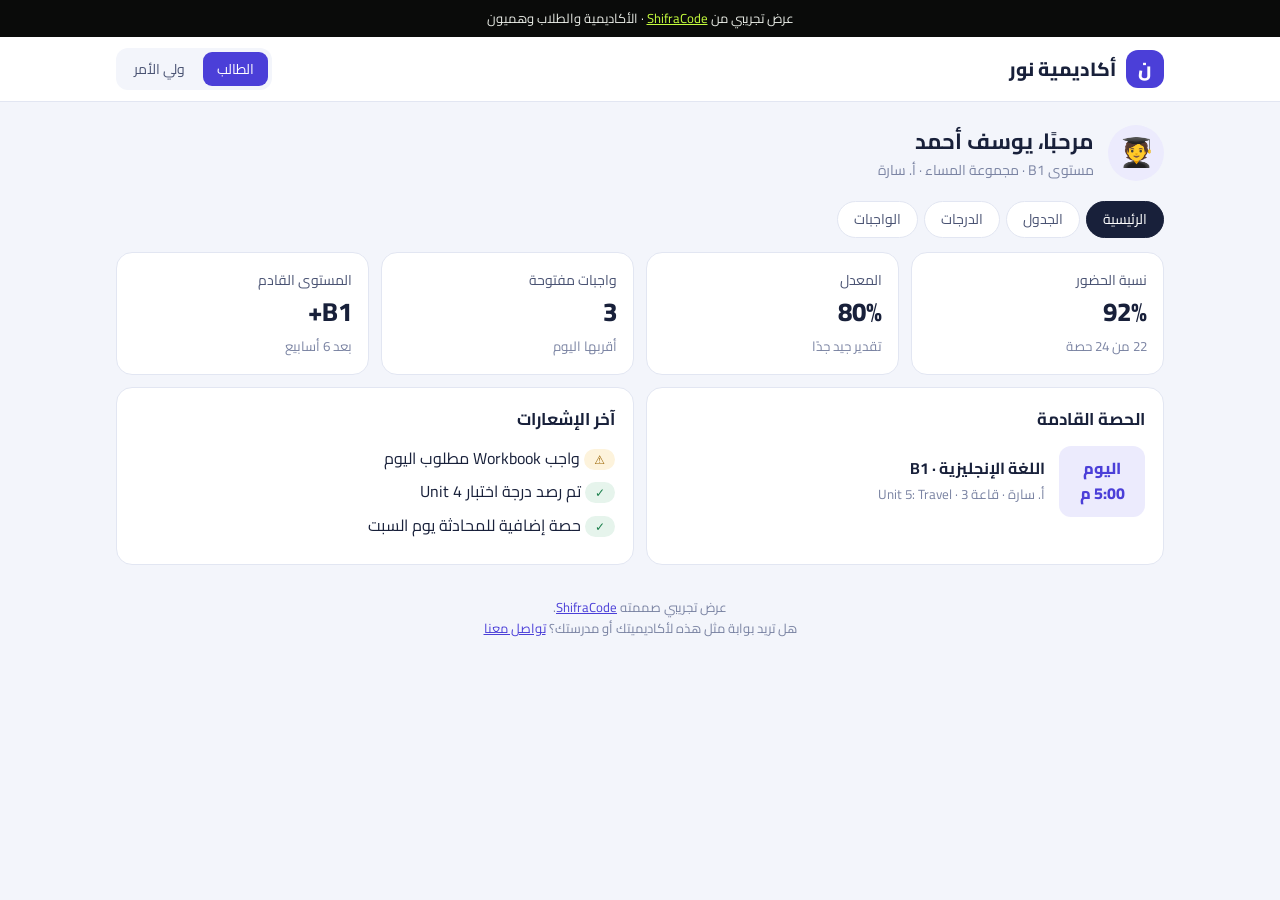
<file: demos/student-portal/index.html>
<!doctype html>
<html lang="ar" dir="rtl">
<head>
  <meta charset="utf-8">
  <meta name="viewport" content="width=device-width, initial-scale=1">
  <title>أكاديمية نور | بوابة الطالب وولي الأمر (عرض تجريبي)</title>
  <meta name="description" content="عرض تجريبي لبوابة الطالب وولي الأمر من تصميم ShifraCode.">
  <meta name="robots" content="noindex">
  <link rel="preconnect" href="https://fonts.googleapis.com">
  <link rel="preconnect" href="https://fonts.gstatic.com" crossorigin>
  <link href="https://fonts.googleapis.com/css2?family=Cairo:wght@400;600;700;800&display=swap" rel="stylesheet">
  <style>
    :root {
      --bg: #f3f5fb; --card: #fff; --ink: #18203a; --ink-2: #4a5373; --muted: #7b84a3; --line: #e2e6f2;
      --brand: #4b3fd8; --brand-soft: #ecebfd; --good: #1a7f4b; --good-bg: #e6f4ec; --warn: #9a6400; --warn-bg: #fdf3dc; --crit: #b42318; --crit-bg: #fde8e7;
    }
    * { box-sizing: border-box; }
    body { margin: 0; background: var(--bg); color: var(--ink); font-family: "Cairo", system-ui, sans-serif; line-height: 1.6; }
    button { font: inherit; cursor: pointer; }
    .demo-bar { background: #0a0b0a; color: #e9ece6; font-size: 13px; text-align: center; padding: 8px 16px; }
    .demo-bar a { color: #c6ff3d; }
    .wrap { max-width: 1080px; margin: 0 auto; padding: 0 16px; }

    header.top { background: var(--card); border-bottom: 1px solid var(--line); }
    .top .wrap { display: flex; align-items: center; justify-content: space-between; gap: 12px; min-height: 64px; flex-wrap: wrap; padding-block: 8px; }
    .brand { display: flex; align-items: center; gap: 10px; font-weight: 800; font-size: 19px; }
    .brand i { width: 38px; height: 38px; border-radius: 12px; background: var(--brand); color: #fff; display: grid; place-items: center; font-style: normal; }
    .role { display: flex; gap: 4px; background: var(--bg); border-radius: 12px; padding: 4px; }
    .role button { border: 0; background: transparent; border-radius: 9px; padding: 6px 14px; color: var(--ink-2); font-size: 14px; }
    .role button[aria-pressed="true"] { background: var(--brand); color: #fff; }

    .hello { display: flex; align-items: center; gap: 14px; padding: 22px 0 6px; }
    .avatar { width: 56px; height: 56px; border-radius: 50%; background: var(--brand-soft); display: grid; place-items: center; font-size: 28px; flex-shrink: 0; }
    .hello h1 { margin: 0; font-size: 22px; }
    .hello p { margin: 0; color: var(--muted); font-size: 14px; }

    nav.tabs { display: flex; gap: 6px; overflow-x: auto; padding: 14px 0; scrollbar-width: none; }
    nav.tabs::-webkit-scrollbar { display: none; }
    .tab { flex: 0 0 auto; border: 1px solid var(--line); background: var(--card); color: var(--ink-2); border-radius: 999px; padding: 6px 16px; font-size: 14px; }
    .tab[aria-selected="true"] { background: var(--ink); color: #fff; border-color: var(--ink); }

    .grid4 { display: grid; grid-template-columns: repeat(4, 1fr); gap: 12px; }
    .stat { background: var(--card); border: 1px solid var(--line); border-radius: 16px; padding: 16px; }
    .stat .lbl { color: var(--ink-2); font-size: 14px; }
    .stat .val { font-size: 26px; font-weight: 800; font-variant-numeric: tabular-nums; }
    .stat small { color: var(--muted); }
    .panel { background: var(--card); border: 1px solid var(--line); border-radius: 16px; padding: 18px; margin-top: 12px; }
    .panel h2 { font-size: 17px; margin: 0 0 12px; }
    .row2 { display: grid; grid-template-columns: 1fr 1fr; gap: 12px; }
    .next { display: flex; gap: 14px; align-items: center; }
    .next .time { background: var(--brand-soft); color: var(--brand); border-radius: 12px; padding: 10px 14px; font-weight: 800; text-align: center; min-width: 86px; }
    .bar { height: 10px; background: var(--line); border-radius: 999px; overflow: hidden; margin-top: 6px; }
    .bar span { display: block; height: 100%; background: var(--brand); border-radius: 999px; }

    table { width: 100%; border-collapse: collapse; font-size: 14px; }
    th { color: var(--muted); font-weight: 600; text-align: right; padding: 8px; border-bottom: 1px solid var(--line); }
    td { padding: 10px 8px; border-bottom: 1px solid var(--line); font-variant-numeric: tabular-nums; }
    tr:last-child td { border-bottom: 0; }
    .pill { display: inline-flex; gap: 4px; align-items: center; font-size: 12px; font-weight: 700; border-radius: 999px; padding: 1px 10px; white-space: nowrap; }
    .pill.good { color: var(--good); background: var(--good-bg); }
    .pill.warn { color: var(--warn); background: var(--warn-bg); }
    .pill.crit { color: var(--crit); background: var(--crit-bg); }
    .scroll { overflow-x: auto; }

    .week { display: grid; grid-template-columns: repeat(5, minmax(120px, 1fr)); gap: 8px; }
    .day h3 { font-size: 14px; margin: 0 0 6px; color: var(--ink-2); }
    .lesson { background: var(--brand-soft); border-radius: 10px; padding: 8px 10px; margin-bottom: 6px; font-size: 13px; }
    .lesson b { display: block; color: var(--brand); }

    .hw { display: flex; align-items: center; gap: 12px; padding: 12px 0; border-bottom: 1px solid var(--line); }
    .hw:last-child { border-bottom: 0; }
    .hw input { width: 22px; height: 22px; accent-color: var(--brand); flex-shrink: 0; }
    .hw .info { flex: 1; }
    .hw.done .info b { text-decoration: line-through; color: var(--muted); }
    .hw small { color: var(--muted); display: block; }

    .pay-total { display: flex; gap: 12px; flex-wrap: wrap; }
    .pay-total .stat { flex: 1; min-width: 160px; }
    .btn { border: 0; background: var(--brand); color: #fff; font-weight: 700; border-radius: 12px; padding: 10px 18px; }
    .msg { margin-top: 10px; color: var(--good); font-weight: 700; min-height: 24px; }

    footer { text-align: center; color: var(--muted); font-size: 13px; padding: 32px 16px; }
    footer a { color: var(--brand); }
    [hidden] { display: none !important; }
    @media (max-width: 860px) { .grid4 { grid-template-columns: repeat(2, 1fr); } .row2 { grid-template-columns: 1fr; } }
  </style>
</head>
<body>
  <div class="demo-bar">عرض تجريبي من <a href="https://shifracode.github.io/">ShifraCode</a> · الأكاديمية والطلاب وهميون</div>

  <header class="top">
    <div class="wrap">
      <div class="brand"><i aria-hidden="true">ن</i> أكاديمية نور</div>
      <div class="role" role="group" aria-label="نوع الحساب">
        <button type="button" data-role="student" aria-pressed="true">الطالب</button>
        <button type="button" data-role="parent" aria-pressed="false">ولي الأمر</button>
      </div>
    </div>
  </header>

  <main class="wrap">
    <div class="hello">
      <div class="avatar" aria-hidden="true" id="avatar">🧑‍🎓</div>
      <div><h1 id="helloTitle"></h1><p id="helloSub"></p></div>
    </div>

    <nav class="tabs" role="tablist" id="tabs"></nav>

    <!-- الرئيسية -->
    <section data-view="home">
      <div class="grid4" id="stats"></div>
      <div class="row2">
        <div class="panel">
          <h2>الحصة القادمة</h2>
          <div class="next"><div class="time">اليوم<br>5:00 م</div><div><b>اللغة الإنجليزية · B1</b><br><small style="color:var(--muted)">أ. سارة · قاعة 3 · Unit 5: Travel</small></div></div>
        </div>
        <div class="panel">
          <h2>آخر الإشعارات</h2>
          <div id="notes"></div>
        </div>
      </div>
    </section>

    <!-- الجدول -->
    <section data-view="schedule" hidden>
      <div class="panel"><h2>جدول الأسبوع</h2><div class="scroll"><div class="week" id="week"></div></div></div>
    </section>

    <!-- الدرجات -->
    <section data-view="grades" hidden>
      <div class="panel">
        <h2>الدرجات · الفصل الحالي</h2>
        <div class="scroll"><table id="grades"></table></div>
      </div>
    </section>

    <!-- الواجبات -->
    <section data-view="homework" hidden>
      <div class="panel"><h2>الواجبات <small id="hwCount" style="color:var(--muted);font-weight:400"></small></h2><div id="hw"></div></div>
    </section>

    <!-- المدفوعات (ولي الأمر) -->
    <section data-view="payments" hidden>
      <div class="pay-total" id="payTotal"></div>
      <div class="panel">
        <h2>سجل المدفوعات</h2>
        <div class="scroll"><table id="payments"></table></div>
        <button class="btn" type="button" id="payBtn" style="margin-top:14px">ادفع القسط المستحق</button>
        <div class="msg" id="payMsg" role="status"></div>
      </div>
    </section>
  </main>

  <footer>
    عرض تجريبي صممته <a href="https://shifracode.github.io/">ShifraCode</a>.
    <br>هل تريد بوابة مثل هذه لأكاديميتك أو مدرستك؟ <a href="https://shifracode.github.io/#contact">تواصل معنا</a>
  </footer>

  <script>
    const $ = (id) => document.getElementById(id);
    const STUDENT = "يوسف أحمد";
    const GRADES = [
      ["Speaking", 18, 20], ["Listening", 17, 20], ["Reading", 14, 20], ["Writing", 12, 20], ["Grammar", 19, 20],
    ];
    const HW = [
      { id: 1, t: "Workbook ص 42-43", d: "اليوم", done: false },
      { id: 2, t: "كتابة إيميل عن رحلة (120 كلمة)", d: "غدًا", done: false },
      { id: 3, t: "Vocabulary Quiz – Unit 5", d: "الخميس", done: true },
      { id: 4, t: "استماع: Podcast 3 + الأسئلة", d: "السبت", done: false },
    ];
    const WEEK = {
      "السبت": [["5:00 م", "English B1"], ["7:00 م", "Conversation Club"]],
      "الأحد": [["5:00 م", "Writing Workshop"]],
      "الاثنين": [["5:00 م", "English B1"]],
      "الثلاثاء": [["6:00 م", "Listening Lab"]],
      "الأربعاء": [["5:00 م", "English B1"], ["7:00 م", "اختبار قصير"]],
    };
    const PAYMENTS = [
      ["سبتمبر", 1200, "paid"], ["أكتوبر", 1200, "paid"], ["نوفمبر", 1200, "due"], ["ديسمبر", 1200, "upcoming"],
    ];
    let role = "student", view = "home";

    const TABS = {
      student: [["home", "الرئيسية"], ["schedule", "الجدول"], ["grades", "الدرجات"], ["homework", "الواجبات"]],
      parent: [["home", "الرئيسية"], ["grades", "الدرجات"], ["payments", "المدفوعات"], ["schedule", "الجدول"]],
    };

    function render() {
      const parent = role === "parent";
      $("avatar").textContent = parent ? "👨‍👩‍👦" : "🧑‍🎓";
      $("helloTitle").textContent = parent ? "مرحبًا، والد " + STUDENT : "مرحبًا، " + STUDENT;
      $("helloSub").textContent = parent ? "متابعة ابنك يوسف · مستوى B1 · مجموعة المساء" : "مستوى B1 · مجموعة المساء · أ. سارة";
      $("tabs").innerHTML = TABS[role].map(([k, n]) => `<button class="tab" role="tab" type="button" data-tab="${k}" aria-selected="${k === view}">${n}</button>`).join("");
      document.querySelectorAll("[data-view]").forEach((s) => s.hidden = s.dataset.view !== view);

      const total = GRADES.reduce((s, g) => s + g[1], 0), max = GRADES.reduce((s, g) => s + g[2], 0);
      const pending = HW.filter((h) => !h.done).length;
      const stats = parent
        ? [["نسبة الحضور", "92%", "22 من 24 حصة"], ["المعدل", Math.round(total / max * 100) + "%", "تقدير جيد جدًا"], ["واجبات متأخرة", "0", "ممتاز"], ["المستحق", "1,200 د.إ", "قسط نوفمبر"]]
        : [["نسبة الحضور", "92%", "22 من 24 حصة"], ["المعدل", Math.round(total / max * 100) + "%", "تقدير جيد جدًا"], ["واجبات مفتوحة", String(pending), "أقربها اليوم"], ["المستوى القادم", "B1+", "بعد 6 أسابيع"]];
      $("stats").innerHTML = stats.map(([l, v, s]) => `<div class="stat"><div class="lbl">${l}</div><div class="val">${v}</div><small>${s}</small></div>`).join("");
      $("notes").innerHTML = (parent
        ? [["good", "✓", "حضر يوسف حصة الأربعاء"], ["warn", "⚠", "قسط نوفمبر مستحق خلال 3 أيام"], ["good", "✓", "درجة اختبار Unit 4: 18/20"]]
        : [["warn", "⚠", "واجب Workbook مطلوب اليوم"], ["good", "✓", "تم رصد درجة اختبار Unit 4"], ["good", "✓", "حصة إضافية للمحادثة يوم السبت"]]
      ).map(([c, i, t]) => `<p style="margin:0 0 8px"><span class="pill ${c}"><span aria-hidden="true">${i}</span></span> ${t}</p>`).join("");

      $("week").innerHTML = Object.entries(WEEK).map(([d, ls]) => `<div class="day"><h3>${d}</h3>${ls.map(([t, n]) => `<div class="lesson"><b>${t}</b>${n}</div>`).join("")}</div>`).join("");
      $("grades").innerHTML = "<tr><th>المهارة</th><th>الدرجة</th><th style=\"width:40%\">المستوى</th></tr>" + GRADES.map(([n, g, m]) => {
        const p = g / m * 100;
        return `<tr><td dir="ltr" style="text-align:right">${n}</td><td>${g} / ${m}</td><td><div class="bar" role="img" aria-label="${Math.round(p)}%"><span style="width:${p}%"></span></div></td></tr>`;
      }).join("") + `<tr><td><b>المجموع</b></td><td><b>${total} / ${max}</b></td><td><span class="pill good">✓ ناجح</span></td></tr>`;

      $("hwCount").textContent = `(${pending} مفتوحة)`;
      $("hw").innerHTML = HW.map((h) => `<label class="hw ${h.done ? "done" : ""}"><input type="checkbox" data-hw="${h.id}" ${h.done ? "checked" : ""}><span class="info"><b>${h.t}</b><small>التسليم: ${h.d}</small></span>${h.done ? '<span class="pill good">تم</span>' : (h.d === "اليوم" ? '<span class="pill warn">اليوم</span>' : "")}</label>`).join("");

      const paid = PAYMENTS.filter((p) => p[2] === "paid").reduce((s, p) => s + p[1], 0);
      const due = PAYMENTS.filter((p) => p[2] === "due").reduce((s, p) => s + p[1], 0);
      $("payTotal").innerHTML = `<div class="stat"><div class="lbl">المدفوع</div><div class="val">${paid.toLocaleString("en")} د.إ</div></div><div class="stat"><div class="lbl">المستحق الآن</div><div class="val">${due.toLocaleString("en")} د.إ</div></div>`;
      const st = { paid: '<span class="pill good">✓ مدفوع</span>', due: '<span class="pill crit">مستحق</span>', upcoming: '<span class="pill warn">قادم</span>' };
      $("payments").innerHTML = "<tr><th>الشهر</th><th>المبلغ</th><th>الحالة</th></tr>" + PAYMENTS.map(([m, a, s]) => `<tr><td>${m}</td><td>${a.toLocaleString("en")} د.إ</td><td>${st[s]}</td></tr>`).join("");
      $("payBtn").hidden = !due;
    }

    document.querySelector(".role").addEventListener("click", (e) => {
      const b = e.target.closest("[data-role]"); if (!b) return;
      role = b.dataset.role; view = "home"; $("payMsg").textContent = "";
      document.querySelectorAll("[data-role]").forEach((x) => x.setAttribute("aria-pressed", x === b));
      render();
    });
    $("tabs").addEventListener("click", (e) => { const b = e.target.closest("[data-tab]"); if (b) { view = b.dataset.tab; render(); } });
    $("hw").addEventListener("change", (e) => { const h = HW.find((x) => x.id == e.target.dataset.hw); if (h) { h.done = e.target.checked; render(); } });
    $("payBtn").addEventListener("click", () => {
      PAYMENTS.forEach((p) => { if (p[2] === "due") p[2] = "paid"; });
      render(); $("payMsg").textContent = "✓ تم الدفع (عرض تجريبي، لم يتم خصم أي مبلغ). الإيصال وصل على الإيميل.";
    });
    render();
  </script>
</body>
</html>
</file>
<file: style.css>
/* =========================================
   ShifraCode: ألوان البراند
   غيّر أي لون هنا، وهيتغير في الموقع كله
   ========================================= */
:root {
  --bg: #0A0B0A;        /* الخلفية (فحمي) */
  --bg-alt: #101210;    /* خلفية الأقسام التانية */
  --card: #151815;      /* خلفية الكروت */
  --line: #242823;      /* الخطوط الفاصلة */
  --lime: #C6FF3D;      /* الليموني: استخدمه قليل */
  --lime-soft: #F3FFD2; /* ليموني فاتح */
  --rain: #5B615A;      /* لون الكود اللي نازل */
  --text: #E9ECE6;      /* النص الأساسي */
  --muted: #8A9087;     /* النص الثانوي */

  --font-ar: "Cairo", system-ui, sans-serif;
  --font-en: "Space Grotesk", system-ui, sans-serif;
  --radius: 14px;
}

* { box-sizing: border-box; }

html { scroll-behavior: smooth; }
section[id] { scroll-margin-top: 72px; } /* علشان الهيدر ما يغطيش عنوان القسم */

body {
  margin: 0;
  background: var(--bg);
  color: var(--text);
  font-family: var(--font-ar);
  line-height: 1.8;
  -webkit-font-smoothing: antialiased;
}

img, video, canvas { max-width: 100%; display: block; }

/* ممنوع أي حاجة توسّع الصفحة أكتر من عرض الشاشة (clip مش hidden علشان الهيدر الثابت يفضل شغال) */
html, body { overflow-x: clip; }
.cards > *, .products > *, .steps > *, .why > *, .work__feats > *, .shots > *, .demos > *, .demo-cards > * { min-width: 0; }
a { color: inherit; }

[lang="en"] { font-family: var(--font-en); }
[lang="ar"] { font-family: var(--font-ar); }
html[lang="en"] body { font-family: var(--font-en); line-height: 1.65; }
html[lang="en"] .hero__title { letter-spacing: -1.5px; line-height: 1.1; }

.container {
  width: 100%;
  max-width: 1120px;
  margin: 0 auto;
  padding: 0 16px;
}

/* ===== الأزرار ===== */
.btn {
  display: inline-flex;
  align-items: center;
  justify-content: center;
  min-height: 48px;
  padding: 0 24px;
  border-radius: 999px;
  background: var(--lime);
  color: #0A0B0A;
  font-weight: 700;
  text-decoration: none;
  border: 1px solid var(--lime);
  white-space: nowrap;
  transition: transform .15s ease, box-shadow .15s ease;
}
.btn:hover { transform: translateY(-2px); box-shadow: 0 8px 24px rgba(198, 255, 61, .18); }
.btn:focus-visible { outline: 2px solid var(--lime-soft); outline-offset: 3px; }
.btn--ghost { background: transparent; color: var(--text); border-color: var(--line); }
.btn--ghost:hover { border-color: var(--muted); box-shadow: none; }
.btn--small { min-height: 40px; padding: 0 16px; font-size: 14px; }
.btn--big { min-height: 56px; padding: 0 36px; font-size: 18px; }

/* ===== الهيدر ===== */
.header {
  position: sticky;
  top: 0;
  z-index: 10;
  background: rgba(10, 11, 10, .82);
  backdrop-filter: blur(10px);
  border-bottom: 1px solid var(--line);
}
.header__inner {
  display: flex;
  align-items: center;
  justify-content: space-between;
  gap: 16px;
  min-height: 68px;
}
.brand { display: flex; align-items: center; gap: 10px; text-decoration: none; direction: ltr; }
.brand img { width: 40px; height: 40px; }
.brand__name { font-family: var(--font-en); font-size: 22px; letter-spacing: -.5px; direction: ltr; }
.brand__name b { font-weight: 700; color: var(--text); }
.brand__name i { font-style: normal; color: var(--lime); }
.brand__name--small { font-size: 18px; }

.nav { display: flex; gap: 28px; }
.header__actions { display: flex; align-items: center; gap: 14px; }
.lang { color: var(--muted); text-decoration: none; font-size: 14px; padding: 6px 10px; border: 1px solid var(--line); border-radius: 999px; }
.lang:hover { color: var(--text); border-color: var(--muted); }
.nav a { color: var(--muted); text-decoration: none; font-size: 15px; }
.nav a:hover { color: var(--text); }

/* ===== الواجهة ===== */
.hero {
  position: relative;
  overflow: hidden;
  min-height: min(calc(100vh - 68px), 760px);
  display: flex;
  align-items: center;
  border-bottom: 1px solid var(--line);
}
.hero__rain {
  position: absolute;
  inset: 0;
  width: 100% !important;
  height: 100% !important;
  max-width: none;
}
.hero::after { /* تعتيم من الأطراف علشان الكلام يبان */
  content: "";
  position: absolute;
  inset: 0;
  /* بيغمّق ناحية الكلام: يمين في العربي، وشمال في الإنجليزي */
  background: linear-gradient(to left, rgba(10,11,10,.9) 0%, rgba(10,11,10,.6) 45%, rgba(10,11,10,.15) 100%);
}
[dir="ltr"] .hero::after {
  background: linear-gradient(to right, rgba(10,11,10,.9) 0%, rgba(10,11,10,.6) 45%, rgba(10,11,10,.15) 100%);
  pointer-events: none;
}
.hero__inner { position: relative; z-index: 1; padding-top: 64px; padding-bottom: 64px; }
.hero__tag { font-size: 18px; color: var(--muted); margin: 0 0 8px; font-family: var(--font-en); direction: ltr; text-align: start; }
[dir="rtl"] .hero__tag { text-align: right; }
.hero__tag span { color: var(--lime); }
.hero__title {
  font-size: clamp(38px, 7vw, 76px);
  line-height: 1.25;
  font-weight: 800;
  margin: 0 0 20px;
}
.hero__text { max-width: 560px; color: var(--muted); font-size: 18px; margin: 0 0 32px; }
.hero__actions { display: flex; flex-wrap: wrap; gap: 12px; }

/* ===== الأقسام ===== */
.section { padding: 96px 0; }
.section--alt { background: var(--bg-alt); border-top: 1px solid var(--line); border-bottom: 1px solid var(--line); }
.eyebrow { color: var(--lime); font-size: 14px; margin: 0 0 4px; font-family: var(--font-en); text-align: start; }
[dir="rtl"] .eyebrow { direction: ltr; text-align: right; }
.section__title { font-size: clamp(28px, 4vw, 40px); line-height: 1.35; margin: 0 0 16px; font-weight: 800; }
.section__lead { color: var(--muted); max-width: 620px; margin: 0 0 40px; font-size: 17px; }

/* كروت الخدمات */
.cards {
  display: grid;
  grid-template-columns: repeat(auto-fit, minmax(240px, 1fr));
  gap: 16px;
  margin-top: 32px;
}
.card {
  background: var(--card);
  border: 1px solid var(--line);
  border-radius: var(--radius);
  padding: 24px;
  transition: border-color .2s ease;
}
.card:hover { border-color: #3a4038; }
.card__code { display: inline-block; color: var(--lime); font-size: 15px; margin-bottom: 12px; direction: ltr; font-family: var(--font-en); }
.card h3 { margin: 0 0 8px; font-size: 20px; }
.card p { margin: 0; color: var(--muted); font-size: 15px; }

/* الأنظمة الجاهزة */
.products {
  display: grid;
  grid-template-columns: repeat(auto-fit, minmax(280px, 1fr));
  gap: 16px;
}
.product {
  background: var(--card);
  border: 1px solid var(--line);
  border-radius: var(--radius);
  padding: 24px;
}
.product__head { display: flex; align-items: center; justify-content: space-between; gap: 12px; margin-bottom: 12px; }
.product h3 { margin: 0; font-size: 19px; }
.badge {
  flex-shrink: 0;
  font-size: 12px;
  color: var(--lime);
  border: 1px solid rgba(198, 255, 61, .35);
  border-radius: 999px;
  padding: 0 10px;
}
.product ul { margin: 0; padding: 0; padding-inline-start: 18px; color: var(--muted); font-size: 15px; }
.product li { margin-bottom: 6px; }
.product li::marker { color: var(--lime); }

/* الخطوات */
.steps {
  list-style: none;
  padding: 0;
  margin: 32px 0 0;
  display: grid;
  grid-template-columns: repeat(auto-fit, minmax(220px, 1fr));
  gap: 16px;
}
.step { border-top: 2px solid var(--line); padding-top: 20px; }
.step:first-child { border-top-color: var(--lime); }
.step__num { color: var(--lime); font-size: 14px; font-family: var(--font-en); }
.step h3 { margin: 4px 0 8px; font-size: 20px; }
.step p { margin: 0; color: var(--muted); font-size: 15px; }

/* ليه إحنا */
.why {
  display: grid;
  grid-template-columns: repeat(auto-fit, minmax(220px, 1fr));
  gap: 32px 24px;
  margin-top: 32px;
}
.why__item h3 { margin: 0 0 6px; font-size: 18px; }
.why__item p { margin: 0; color: var(--muted); font-size: 15px; }

/* التواصل */
.contact { text-align: center; }
.contact__inner { display: flex; flex-direction: column; align-items: center; }
.contact__logo { width: 120px; height: 120px; margin-bottom: 24px; }
.contact .section__lead { margin-left: auto; margin-right: auto; margin-bottom: 28px; }
.contact__buttons { display: flex; flex-wrap: wrap; justify-content: center; gap: 12px; }
.contact__note { color: var(--muted); font-size: 14px; margin-top: 24px; }
.contact__note a { color: var(--text); }

/* الفوتر */
.footer { border-top: 1px solid var(--line); padding: 24px 0; color: var(--muted); font-size: 14px; }
.footer__inner { display: flex; align-items: center; justify-content: space-between; gap: 12px; flex-wrap: wrap; }

/* ===== دراسة الحالة (أعمالنا) ===== */
.badge--done { color: var(--bg); background: var(--lime); border-color: var(--lime); font-weight: 700; }
.product__link { display: block; width: fit-content; margin-top: 12px; color: var(--lime); font-size: 14px; text-decoration: none; }
.product__link:hover { text-decoration: underline; }
.work__head { display: flex; align-items: center; flex-wrap: wrap; gap: 8px 16px; margin-bottom: 16px; }
.work__head .section__title { margin: 0; }
.work__feats {
  list-style: none;
  padding: 0;
  margin: 0 0 40px;
  display: grid;
  grid-template-columns: repeat(auto-fit, minmax(260px, 1fr));
  gap: 24px 32px;
}
.work__feat { border-inline-start: 2px solid var(--line); padding-inline-start: 16px; }
.work__feat h3 { margin: 0 0 4px; font-size: 17px; }
.work__feat p { margin: 0; color: var(--muted); font-size: 15px; }
.shots { display: grid; grid-template-columns: repeat(2, 1fr); gap: 20px; }
@media (max-width: 760px) { .shots { grid-template-columns: 1fr; } }
.shot { margin: 0; }
.shot a {
  display: block;
  aspect-ratio: 16 / 10;
  overflow: hidden;
  border: 1px solid var(--line);
  border-radius: var(--radius);
  background: var(--card);
}
.shot img { width: 100%; height: 100%; object-fit: cover; object-position: top center; transition: transform .3s ease; }
.shot a:hover img { transform: scale(1.03); }
.shot a:focus-visible { outline: 2px solid var(--lime); outline-offset: 3px; }
.shot figcaption { color: var(--muted); font-size: 14px; margin-top: 8px; }
.work__featured {
  background: var(--bg-alt);
  border: 1px solid var(--line);
  border-radius: var(--radius);
  padding: 24px;
  margin-bottom: 40px;
}
.work__featured-title { margin: 0 0 4px; font-size: 20px; }
.work__featured-sub { margin: 0 0 20px; color: var(--muted); font-size: 15px; }
.shot--feature a { aspect-ratio: 16 / 11; border-color: rgba(198, 255, 61, .35); }
@media (max-width: 760px) { .work__featured { padding: 16px; } }
.demos { display: grid; grid-template-columns: repeat(2, 1fr); gap: 20px; }
@media (max-width: 760px) { .demos { grid-template-columns: 1fr; } }
.demos__note { color: var(--muted); font-size: 13px; margin: 8px 0 28px; }
.demo { margin: 0; }
.demo__video {
  display: block;
  width: 100%;
  height: auto;
  aspect-ratio: 16 / 9;
  border: 1px solid rgba(198, 255, 61, .35);
  border-radius: var(--radius);
  background: #000;
}
.demo figcaption { color: var(--muted); font-size: 14px; margin-top: 8px; }
.work__note { color: var(--muted); font-size: 13px; margin: 20px 0 4px; }
.work__stack { font-size: 14px; margin: 0; }
.work__stack span:first-child { color: var(--muted); }
@media (prefers-reduced-motion: reduce) { .shot img { transition: none; } }

/* ===== العيّنات الحية ===== */
.demos-intro { display: grid; grid-template-columns: 1fr 280px; gap: 32px; align-items: center; margin-bottom: 32px; }
.demos-intro .section__lead { margin-bottom: 0; }
.reel { margin: 0; }
.reel video { width: 100%; height: auto; aspect-ratio: 9 / 16; border-radius: 20px; border: 1px solid rgba(198, 255, 61, .35); background: #000; }
.reel figcaption { color: var(--muted); font-size: 13px; margin-top: 8px; text-align: center; }
@media (max-width: 760px) { .demos-intro { grid-template-columns: 1fr; } .reel { max-width: 300px; margin: 0 auto; } }
.demo-cards { display: grid; grid-template-columns: repeat(2, 1fr); gap: 20px; }
.demo-card { background: var(--card); border: 1px solid var(--line); border-radius: var(--radius); overflow: hidden; display: flex; flex-direction: column; min-width: 0; transition: border-color .2s ease; }
.demo-card:hover { border-color: rgba(198, 255, 61, .45); }
.demo-card__shot { display: block; aspect-ratio: 16 / 9; overflow: hidden; border-bottom: 1px solid var(--line); background: var(--bg); }
.demo-card__shot img, .demo-card__shot video { width: 100%; height: 100%; object-fit: cover; object-position: top center; transition: transform .3s ease; }
.demo-card:hover .demo-card__shot img, .demo-card:hover .demo-card__shot video { transform: scale(1.03); }
.demo-card__body { padding: 18px 20px 20px; display: flex; flex-direction: column; gap: 4px; flex: 1; }
.demo-card__client { color: var(--muted); font-size: 13px; }
.demo-card h3 { margin: 0; font-size: 19px; }
.demo-card p { margin: 0 0 8px; color: var(--muted); font-size: 15px; }
.demo-card__link { margin-top: auto; align-self: flex-start; color: var(--lime); font-weight: 700; text-decoration: none; }
.demo-card__link:hover { text-decoration: underline; }
.demo-card__link:focus-visible { outline: 2px solid var(--lime); outline-offset: 3px; border-radius: 4px; }
@media (max-width: 760px) { .demo-cards { grid-template-columns: 1fr; } }
@media (prefers-reduced-motion: reduce) { .demo-card__shot img, .demo-card__shot video { transition: none; } }

/* ===== الموبايل ===== */
@media (max-width: 760px) {
  .nav { display: none; }
  .header__actions { gap: 8px; }
  .section { padding: 72px 0; }
  .hero { min-height: auto; }
  .hero::after, [dir="ltr"] .hero::after { background: rgba(10, 11, 10, .8); } /* الكلام واخد العرض كله، فنعتّم الخلفية كلها */
  .hero__inner { padding-top: 72px; padding-bottom: 72px; }
  .hero__text { font-size: 16px; }
  .brand__name { font-size: 20px; }
}

/* لو المستخدم مشغّل "تقليل الحركة" */
@media (prefers-reduced-motion: reduce) {
  html { scroll-behavior: auto; }
  .btn { transition: none; }
}
</file>
